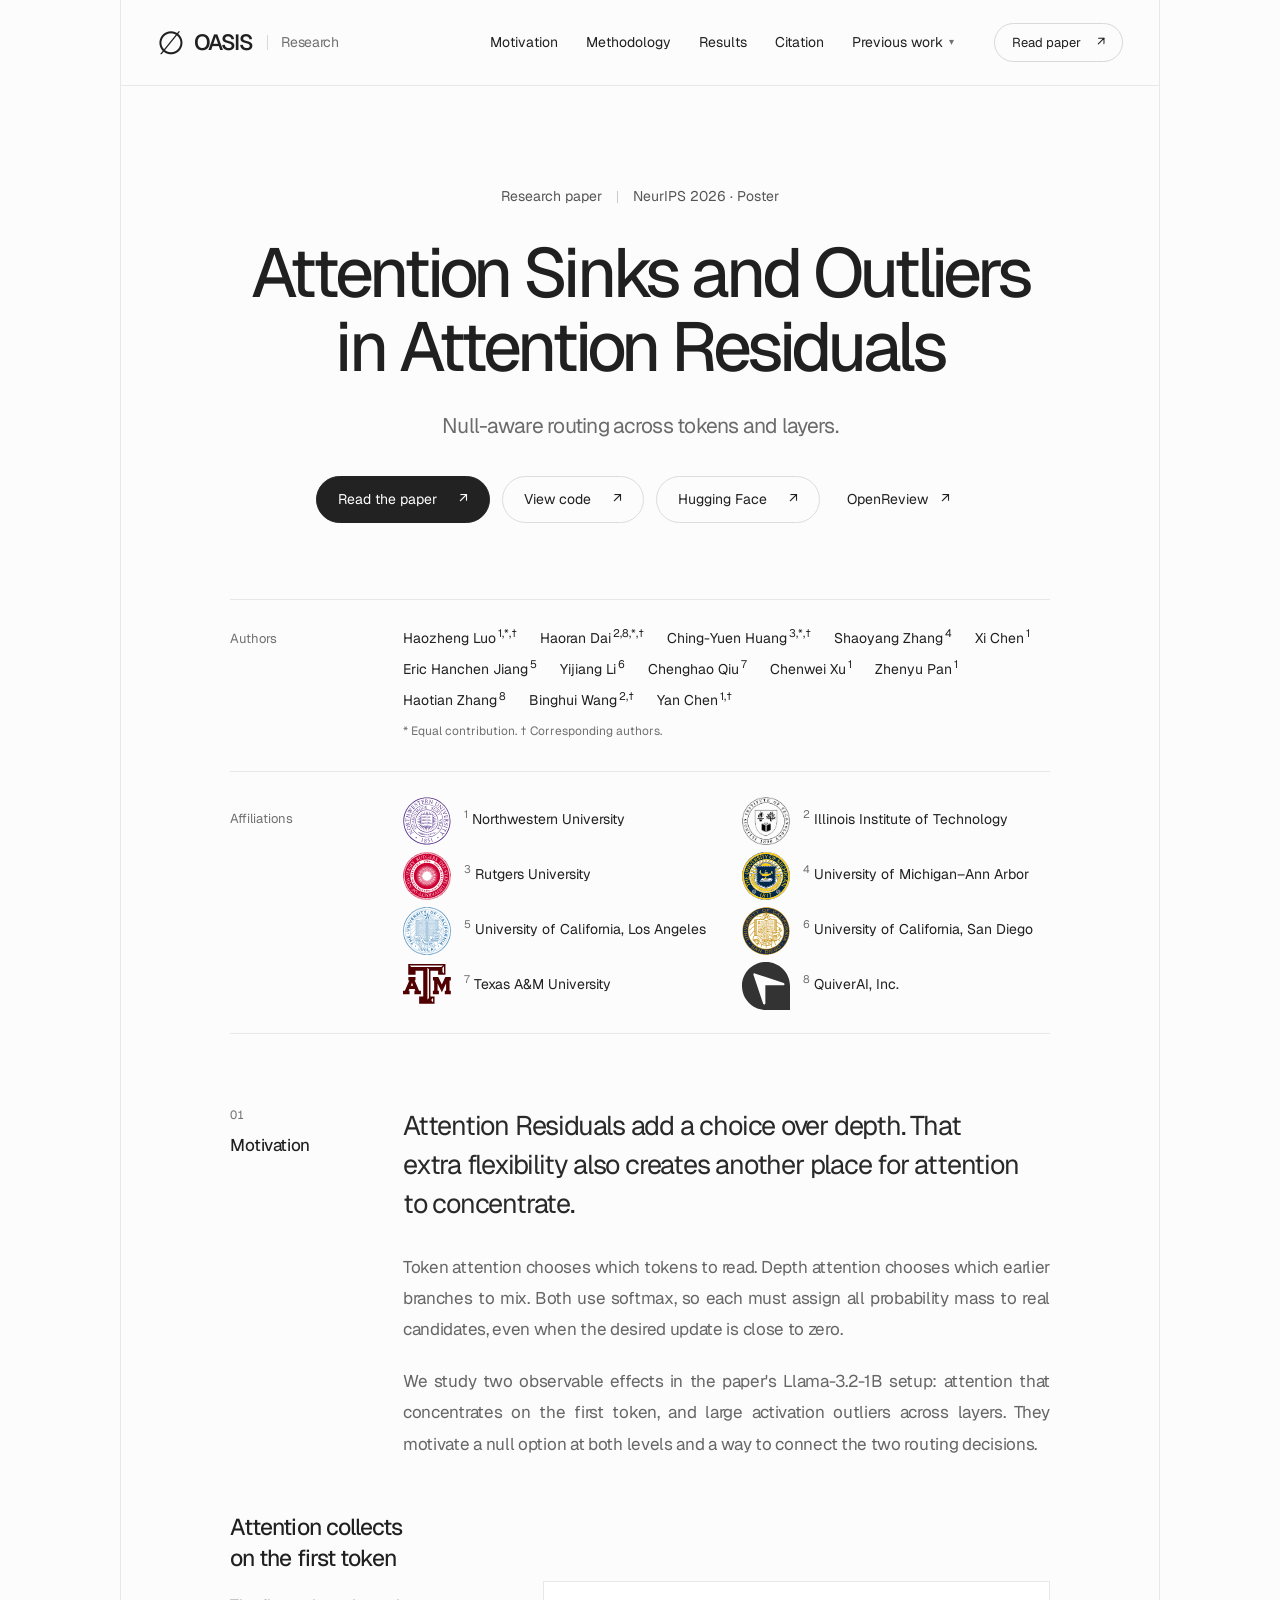
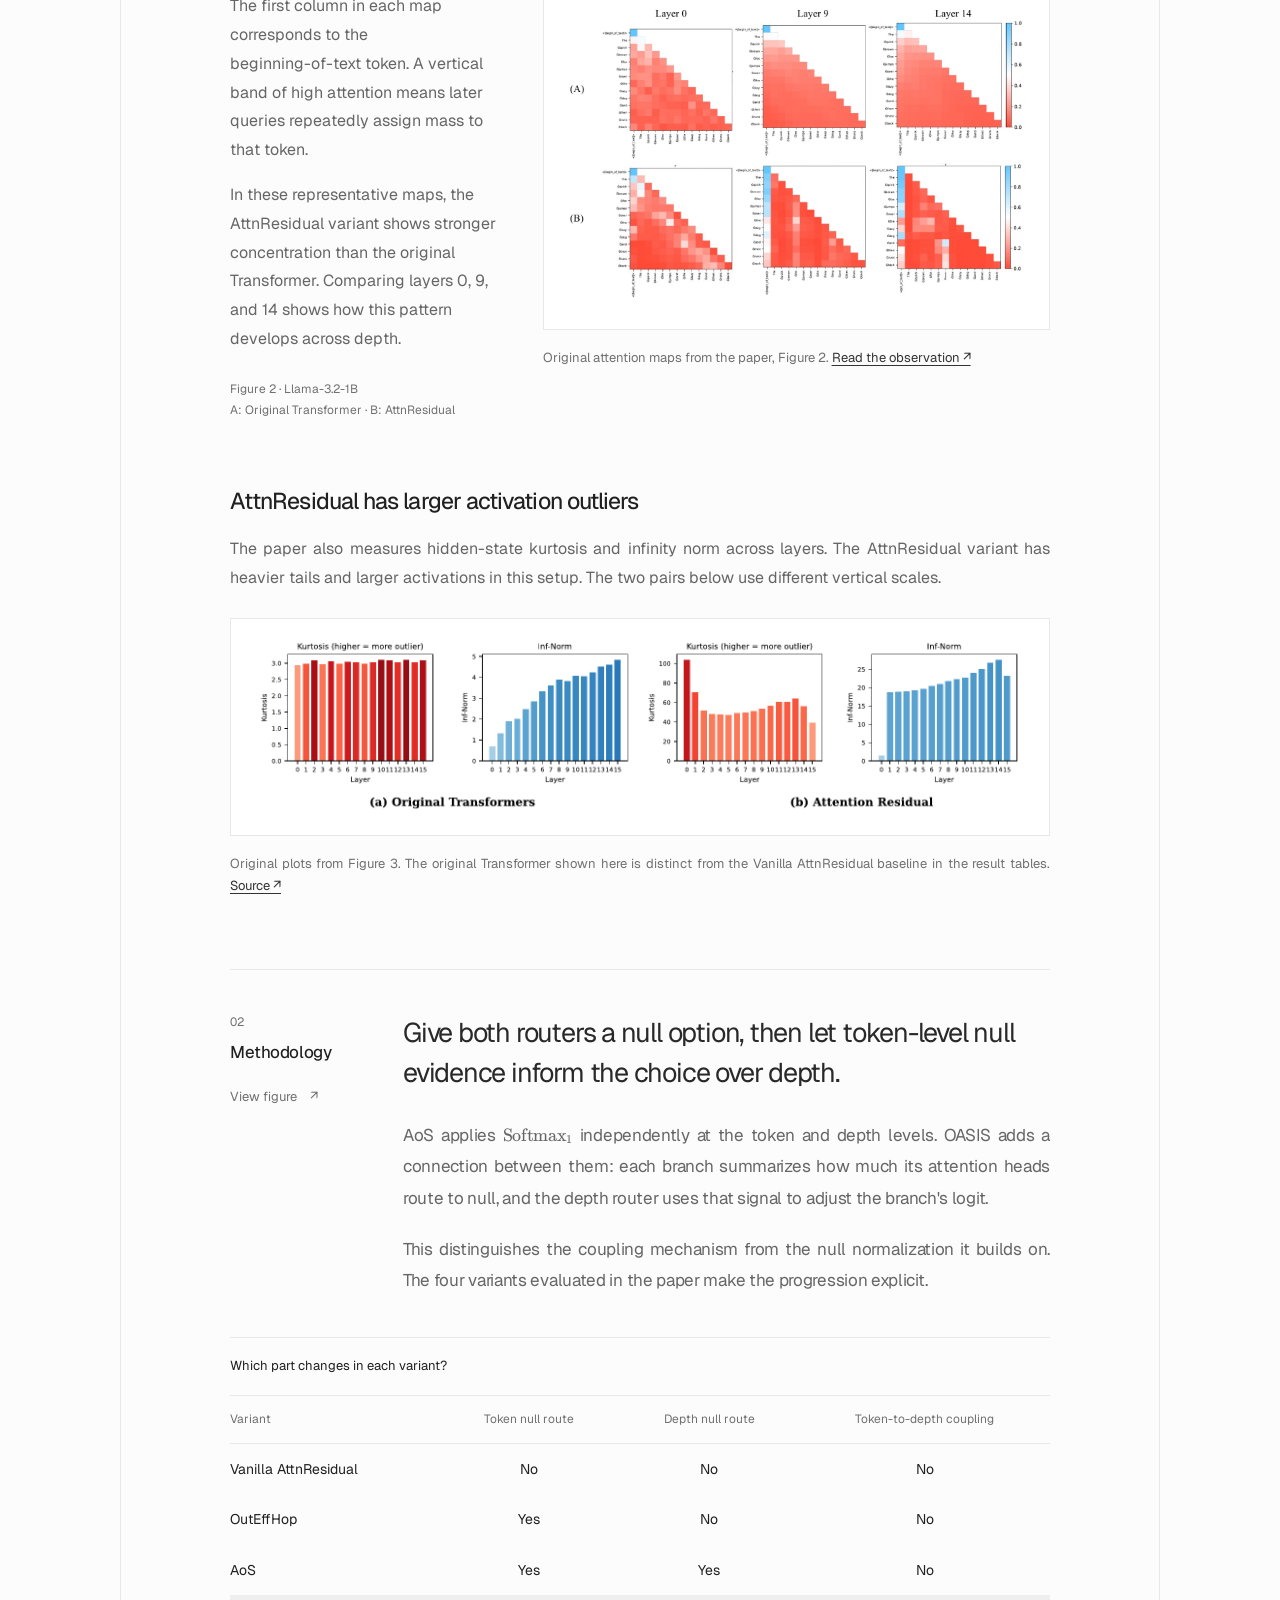
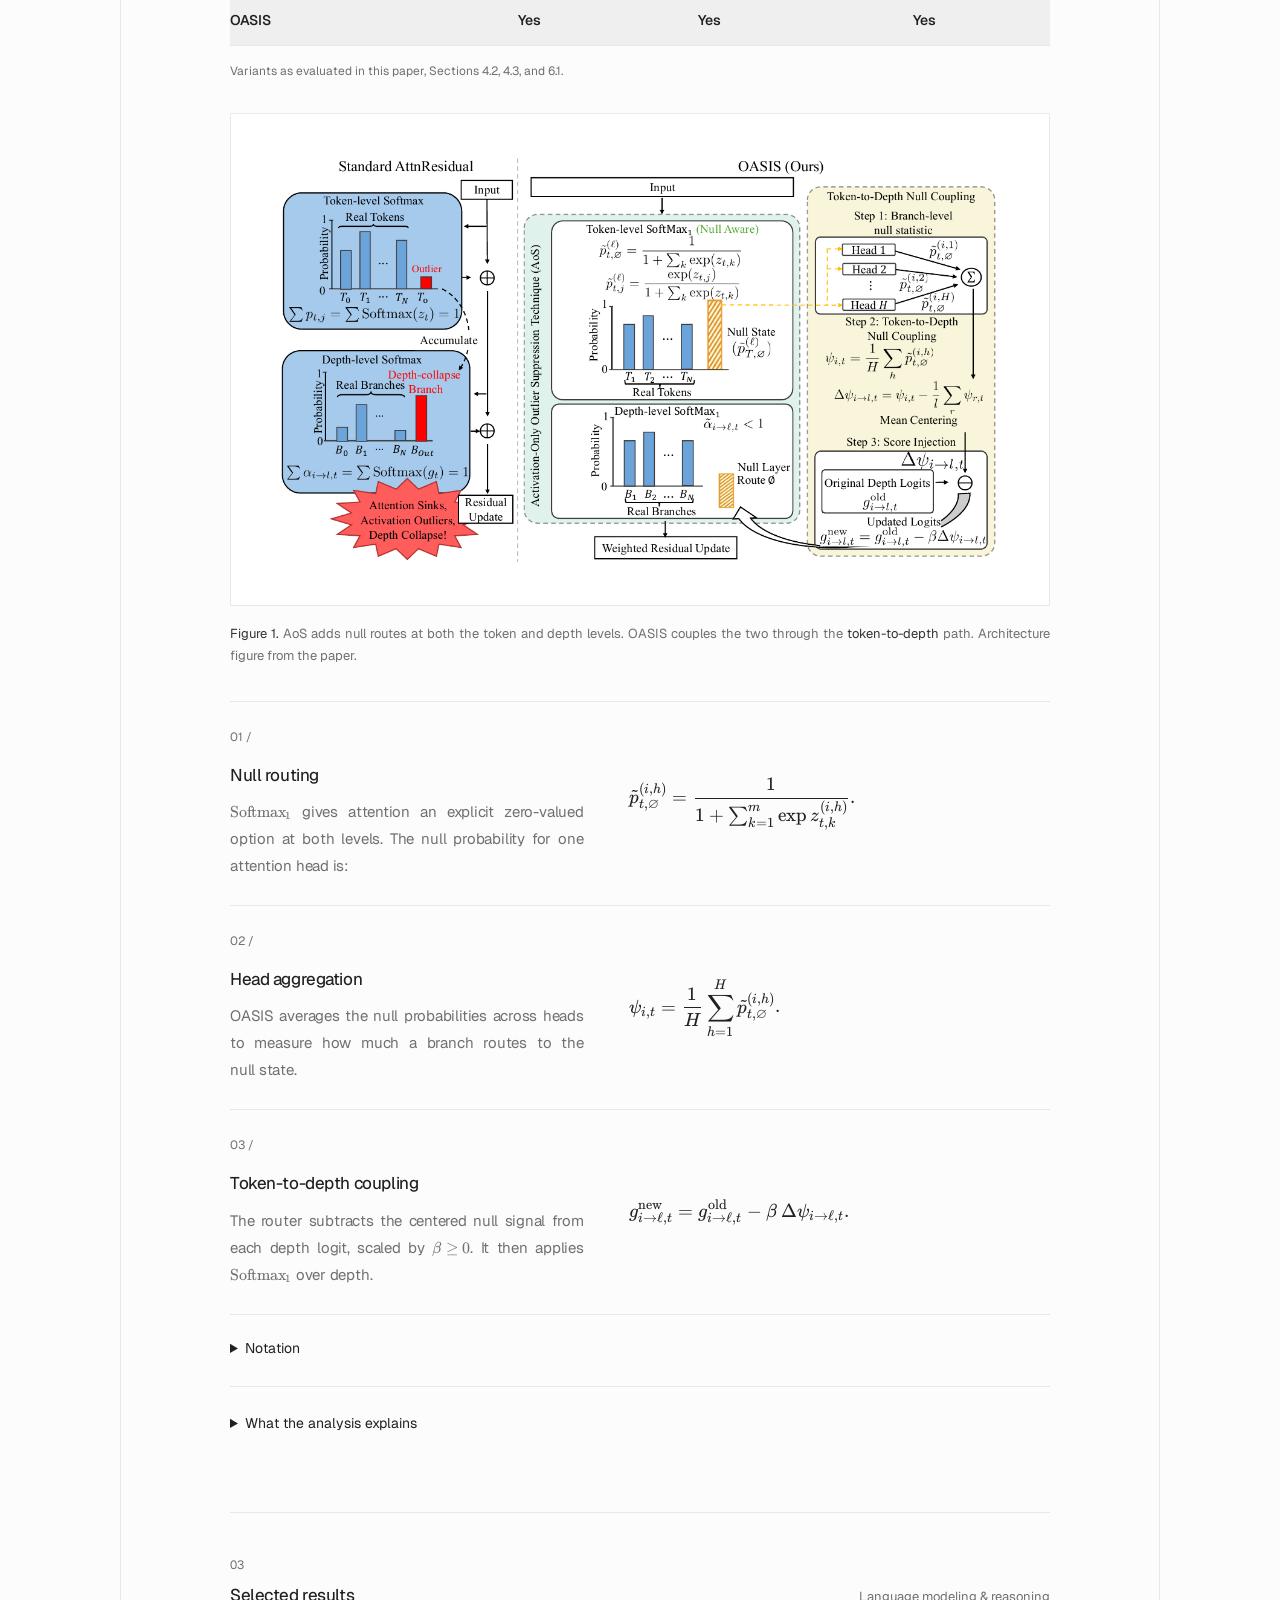
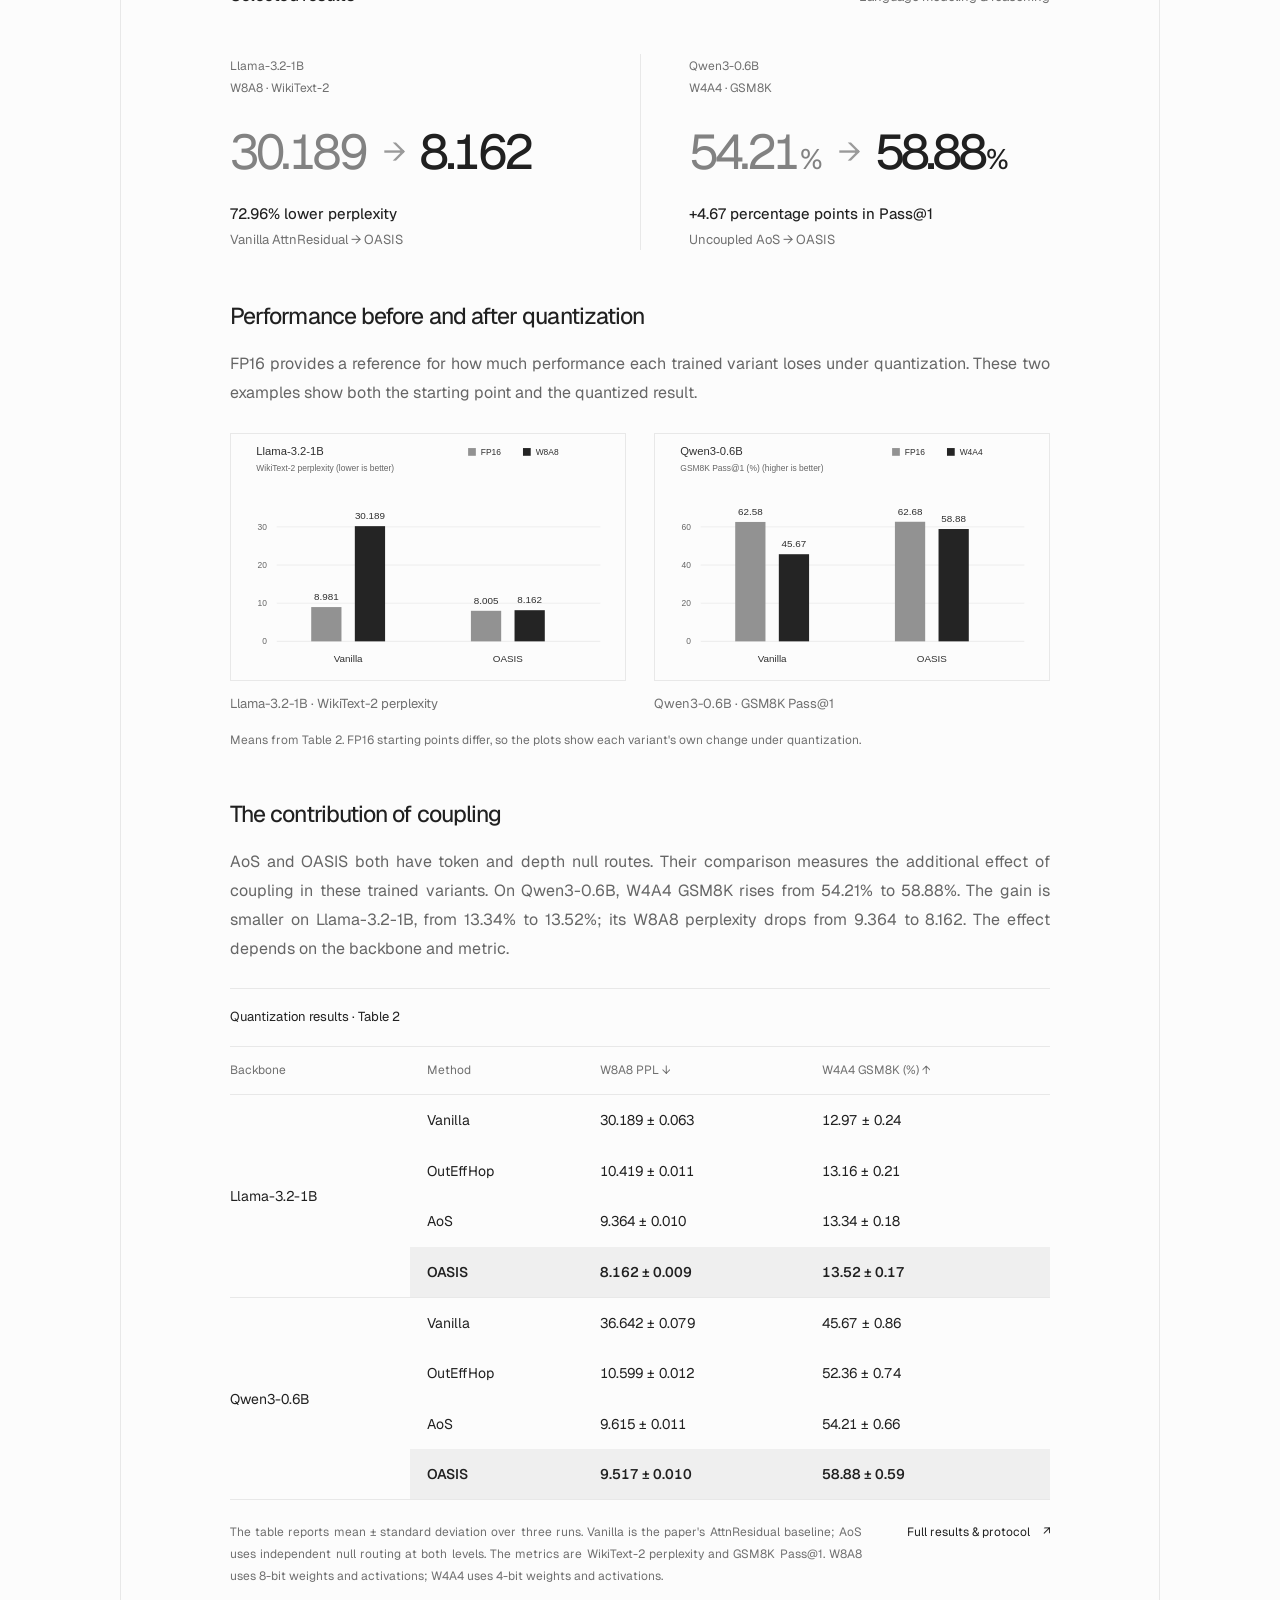
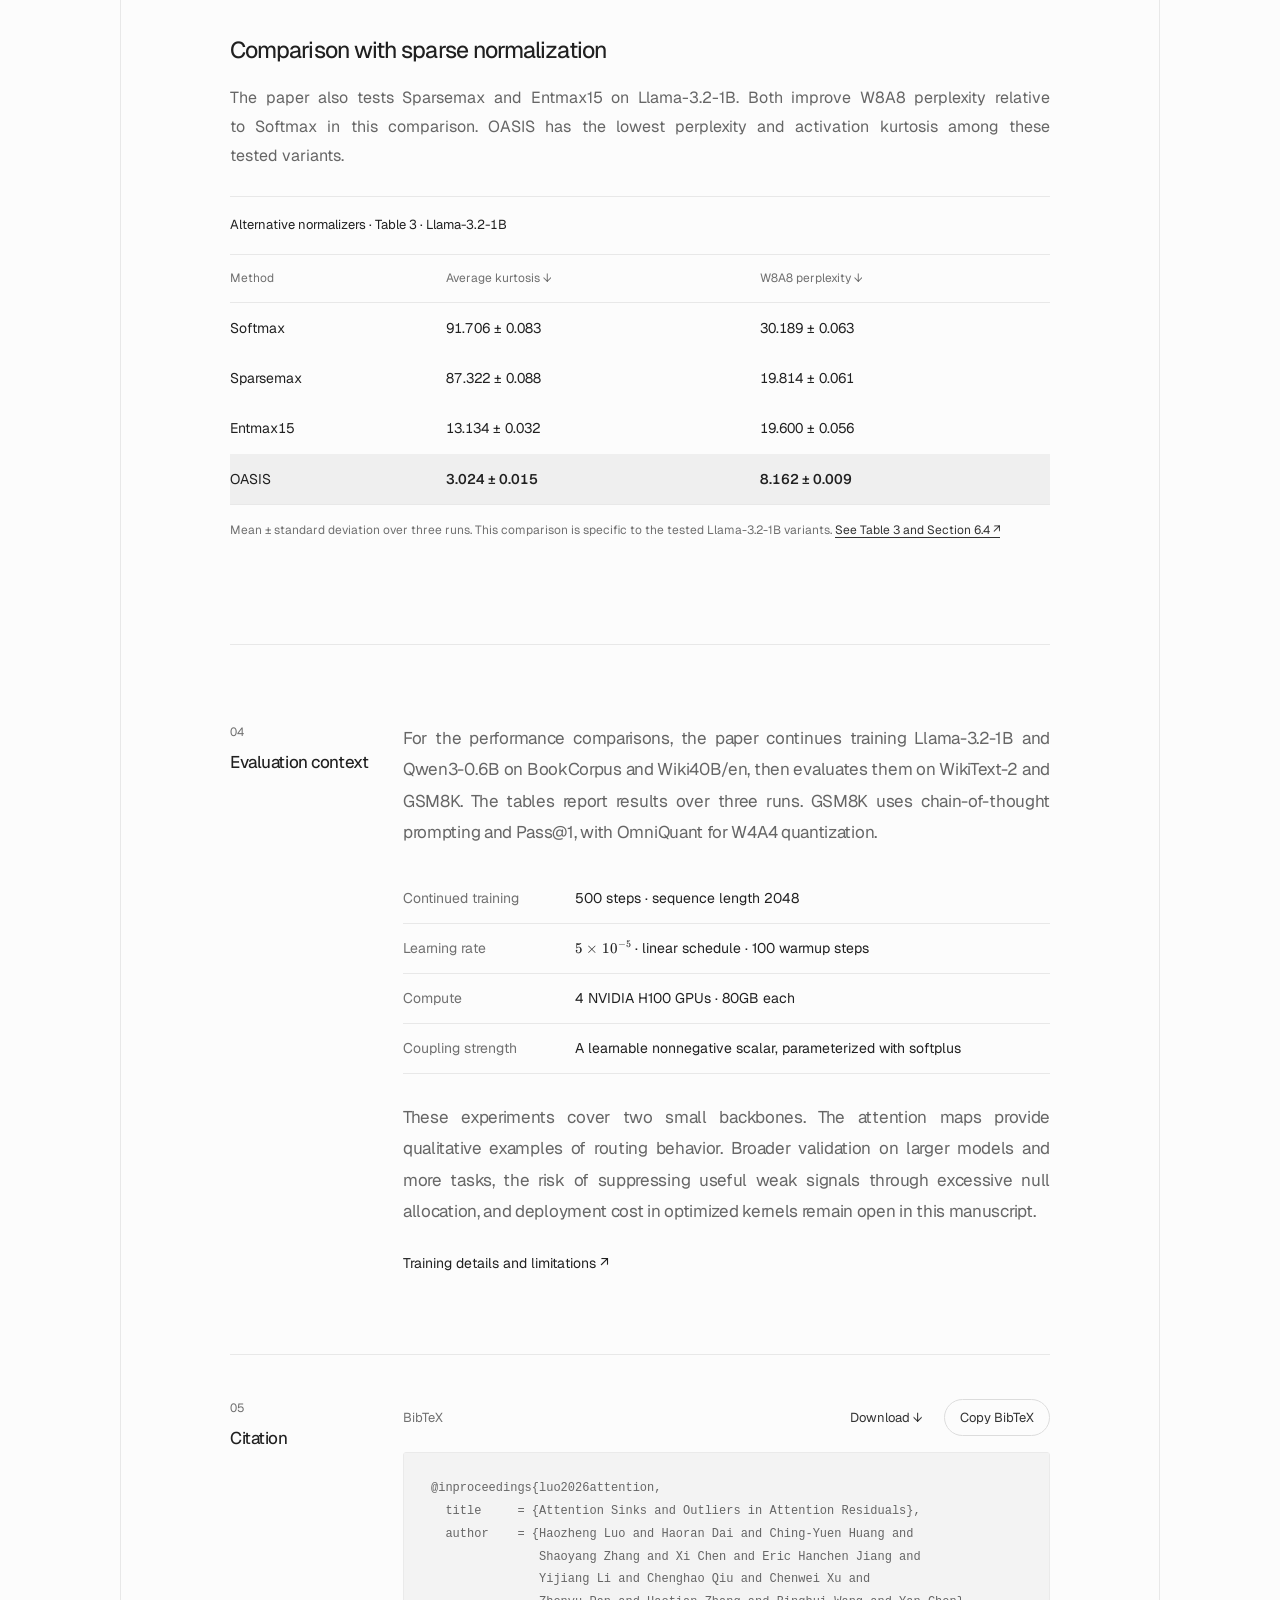
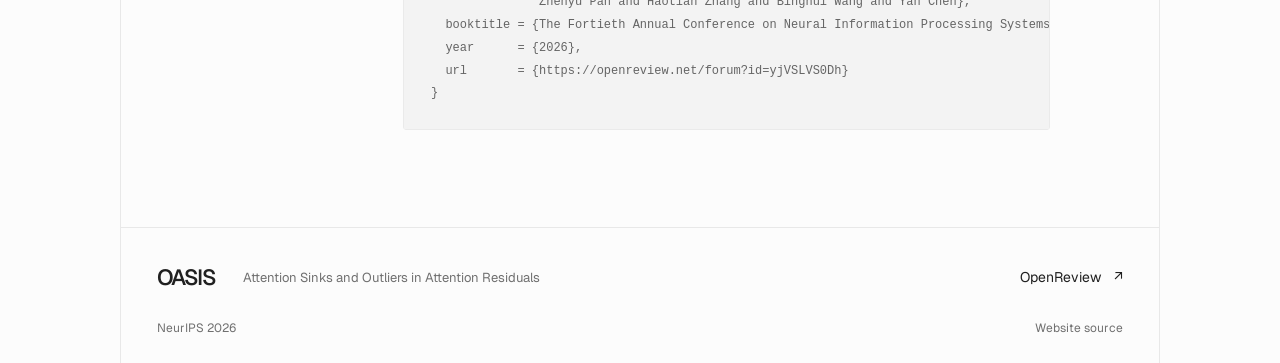
<file: index.html>
<!doctype html>
<html lang="en">
<head>
  <meta charset="utf-8">
  <meta name="viewport" content="width=device-width, initial-scale=1">
  <meta name="theme-color" content="#171717">
  <title>OASIS · Attention Sinks and Outliers in Attention Residuals</title>
  <meta name="description" content="OASIS introduces null-aware token-to-depth routing to mitigate attention sinks and activation outliers in Attention Residuals. NeurIPS 2026.">
  <meta property="og:title" content="OASIS · Attention Sinks and Outliers in Attention Residuals">
  <meta property="og:description" content="Null-aware token-to-depth routing for more robust Attention Residuals. Accepted at NeurIPS 2026.">
  <meta property="og:type" content="website">
  <meta name="citation_title" content="Attention Sinks and Outliers in Attention Residuals">
  <meta name="citation_author" content="Haozheng Luo">
  <meta name="citation_author_institution" content="Northwestern University">
  <meta name="citation_author" content="Haoran Dai">
  <meta name="citation_author_institution" content="Illinois Institute of Technology">
  <meta name="citation_author_institution" content="QuiverAI, Inc.">
  <meta name="citation_author" content="Ching-Yuen Huang">
  <meta name="citation_author_institution" content="Rutgers University">
  <meta name="citation_author" content="Shaoyang Zhang">
  <meta name="citation_author_institution" content="University of Michigan–Ann Arbor">
  <meta name="citation_author" content="Xi Chen">
  <meta name="citation_author_institution" content="Northwestern University">
  <meta name="citation_author" content="Eric Hanchen Jiang">
  <meta name="citation_author_institution" content="University of California, Los Angeles">
  <meta name="citation_author" content="Yijiang Li">
  <meta name="citation_author_institution" content="University of California, San Diego">
  <meta name="citation_author" content="Chenghao Qiu">
  <meta name="citation_author_institution" content="Texas A&M University">
  <meta name="citation_author" content="Chenwei Xu">
  <meta name="citation_author_institution" content="Northwestern University">
  <meta name="citation_author" content="Zhenyu Pan">
  <meta name="citation_author_institution" content="Northwestern University">
  <meta name="citation_author" content="Haotian Zhang">
  <meta name="citation_author_institution" content="QuiverAI, Inc.">
  <meta name="citation_author" content="Binghui Wang">
  <meta name="citation_author_institution" content="Illinois Institute of Technology">
  <meta name="citation_author" content="Yan Chen">
  <meta name="citation_author_institution" content="Northwestern University">
  <meta name="citation_publication_date" content="2026">
  <meta name="citation_conference_title" content="The Fortieth Annual Conference on Neural Information Processing Systems">
  <meta name="citation_pdf_url" content="https://openreview.net/pdf?id=yjVSLVS0Dh">
  <link rel="icon" type="image/svg+xml" href="data:image/svg+xml,%3Csvg xmlns='http://www.w3.org/2000/svg' viewBox='0 0 64 64'%3E%3Crect width='64' height='64' rx='16' fill='%231717'/%3E%3Ccircle cx='32' cy='32' r='18' fill='none' stroke='white' stroke-width='5'/%3E%3Cpath d='M18 49L46 15' stroke='white' stroke-width='5'/%3E%3C/svg%3E">
  <link rel="canonical" href="https://oasis-research.github.io/">
  <meta property="og:url" content="https://oasis-research.github.io/">
  <link rel="preconnect" href="https://fonts.googleapis.com">
  <link rel="preconnect" href="https://fonts.gstatic.com" crossorigin>
  <link href="https://fonts.googleapis.com/css2?family=Geist:wght@400;450;500;550;600&display=swap" rel="stylesheet">
  <link rel="stylesheet" href="assets/vendor/katex/katex.min.css">
  <link rel="stylesheet" href="styles.css?v=17">
  <script src="assets/vendor/katex/katex.min.js" defer></script>
  <script src="assets/vendor/katex/contrib/auto-render.min.js" defer></script>
  <script src="script.js?v=4" defer></script>
</head>
<body>
  <a class="skip-link" href="#main">Skip to content</a>
  <div class="site-frame">
    <header class="site-header">
      <a class="wordmark" href="#" aria-label="OASIS home"><span class="brand-symbol" aria-hidden="true">∅</span>OASIS<span class="wordmark-note">Research</span></a>
      <nav aria-label="Main navigation"><a href="#motivation">Motivation</a><a href="#methodology">Methodology</a><a href="#results">Results</a><a href="#citation">Citation</a>
        <div class="nav-menu">
          <button type="button" class="nav-menu-toggle" aria-expanded="false" aria-controls="previous-work">Previous work <span class="nav-caret" aria-hidden="true">▾</span></button>
          <ul class="nav-menu-list" id="previous-work">
            <li><a href="frost/"><span class="nav-menu-name">FROST</span><span class="nav-menu-title">Filtering Reasoning Outliers with Attention for Efficient Reasoning</span><span class="nav-menu-venue">ICLR 2026</span></a></li>
            <li><a href="boost/"><span class="nav-menu-name">BOOST</span><span class="nav-menu-title">Mind the Inconspicuous: Revealing the Hidden Weakness in Aligned LLMs' Refusal Boundaries</span><span class="nav-menu-venue">USENIX Security 2025</span></a></li>
            <li><a href="germ/"><span class="nav-menu-name">GERM</span><span class="nav-menu-title">Fast and Low-Cost Genomic Foundation Models via Outlier Removal</span><span class="nav-menu-venue">ICML 2025</span></a></li>
            <li><a href="outeffhop/"><span class="nav-menu-name">OutEffHop</span><span class="nav-menu-title">Outlier-Efficient Hopfield Layers for Large Transformer-Based Models</span><span class="nav-menu-venue">ICML 2024</span></a></li>
            <li class="nav-menu-group">Workshops</li>
            <li><a href="https://openreview.net/forum?id=kZBM2UYiQh"><span class="nav-menu-name">SpeechLM</span><span class="nav-menu-title">Fast Adaptation and Robust Quantization of Multi-Modal Foundation Models from Associative Memory</span><span class="nav-menu-venue">ES-FoMo II · ICML 2024</span></a></li>
            <li class="nav-menu-group">Toolkit</li>
            <li><a href="hf-attention-normalizers/"><span class="nav-menu-name">hf-attention-normalizers</span><span class="nav-menu-title">Softmax1, Sparsemax, and Entmax15 attention backends for Hugging Face Transformers</span><span class="nav-menu-venue">Python package</span></a></li>
          </ul>
        </div></nav>
      <a class="header-paper" href="https://openreview.net/pdf?id=yjVSLVS0Dh">Read paper <span aria-hidden="true">↗</span></a>
    </header>
    <main id="main">
      <section class="hero" aria-labelledby="paper-title">
        <div class="paper-meta"><span>Research paper</span><span class="meta-divider" aria-hidden="true"></span><a href="https://openreview.net/forum?id=yjVSLVS0Dh">NeurIPS 2026 · Poster</a></div>
        <h1 id="paper-title">Attention Sinks and Outliers in Attention Residuals</h1>
        <p class="hero-deck"><span class="nw">Null-aware</span> routing across tokens and layers.</p>
        <div class="resource-links">
          <a class="button primary" href="https://openreview.net/pdf?id=yjVSLVS0Dh">Read the paper <span aria-hidden="true">↗</span></a>
          <a class="button secondary" href="https://github.com/robinzixuan/OASIS">View code <span aria-hidden="true">↗</span></a>
          <a class="button secondary" href="https://huggingface.co/collections/robinzixuan/oasis">Hugging Face <span aria-hidden="true">↗</span></a>
          <a class="text-link" href="https://openreview.net/forum?id=yjVSLVS0Dh">OpenReview <span aria-hidden="true">↗</span></a>
        </div>
      </section>
      <section class="author-band" aria-labelledby="author-heading">
        <h2 id="author-heading">Authors</h2>
        <div class="authors"><a href="https://openreview.net/profile?id=~Haozheng_Luo2">Haozheng Luo<sup aria-label="Northwestern University; equal contribution; corresponding author">1,*,†</sup></a><a href="https://openreview.net/profile?id=~Haoran_Dai3">Haoran Dai<sup aria-label="Illinois Institute of Technology; QuiverAI, Inc.; equal contribution; corresponding author">2,8,*,†</sup></a><a href="https://openreview.net/profile?id=~Jingyuan_Huang4"><span class="nw">Ching-Yuen</span> Huang<sup aria-label="Rutgers University; equal contribution; corresponding author">3,*,†</sup></a><a href="https://openreview.net/profile?id=~Shaoyang_Zhang3">Shaoyang Zhang<sup aria-label="University of Michigan–Ann Arbor">4</sup></a><a href="https://openreview.net/profile?id=~Xi_Chen101">Xi Chen<sup aria-label="Northwestern University">1</sup></a><a href="https://openreview.net/profile?id=~Eric_Hanchen_Jiang1">Eric Hanchen Jiang<sup aria-label="University of California, Los Angeles">5</sup></a><a href="https://openreview.net/profile?id=~Yijiang_Li1">Yijiang Li<sup aria-label="University of California, San Diego">6</sup></a><a href="https://openreview.net/profile?id=~Chenghao_Qiu2">Chenghao Qiu<sup aria-label="Texas A&M University">7</sup></a><a href="https://openreview.net/profile?id=~Chenwei_Xu2">Chenwei Xu<sup aria-label="Northwestern University">1</sup></a><a href="https://openreview.net/profile?id=~Zhenyu_Pan1">Zhenyu Pan<sup aria-label="Northwestern University">1</sup></a><a href="https://openreview.net/profile?id=~Haotian_Zhang15">Haotian Zhang<sup aria-label="QuiverAI, Inc.">8</sup></a><a href="https://openreview.net/profile?id=~Binghui_Wang2">Binghui Wang<sup aria-label="Illinois Institute of Technology; corresponding author">2,†</sup></a><a href="https://openreview.net/profile?id=~Yan_Chen1">Yan Chen<sup aria-label="Northwestern University; corresponding author">1,†</sup></a></div>
        <p class="author-note"><span aria-hidden="true">*</span> Equal contribution. <span aria-hidden="true">†</span> Corresponding authors.</p>
      </section>
      <section class="affiliation-band" aria-labelledby="affiliation-heading">
        <h2 id="affiliation-heading">Affiliations</h2>
        <ul class="affiliations"><li><span class="aff-logo"><img src="assets/logos/northwestern.svg" alt="Northwestern University logo" loading="lazy" decoding="async"></span><span class="aff-name"><sup>1</sup>Northwestern University</span></li><li><span class="aff-logo"><img src="assets/logos/illinois-tech.png" alt="Illinois Institute of Technology logo" loading="lazy" decoding="async"></span><span class="aff-name"><sup>2</sup>Illinois Institute of Technology</span></li><li><span class="aff-logo"><img src="assets/logos/rutgers.svg" alt="Rutgers University logo" loading="lazy" decoding="async"></span><span class="aff-name"><sup>3</sup>Rutgers University</span></li><li><span class="aff-logo"><img src="assets/logos/michigan.svg" alt="University of Michigan–Ann Arbor logo" loading="lazy" decoding="async"></span><span class="aff-name"><sup>4</sup>University of Michigan–Ann Arbor</span></li><li><span class="aff-logo"><img src="assets/logos/ucla.svg" alt="University of California, Los Angeles logo" loading="lazy" decoding="async"></span><span class="aff-name"><sup>5</sup>University of California, Los Angeles</span></li><li><span class="aff-logo"><img src="assets/logos/ucsd.svg" alt="University of California, San Diego logo" loading="lazy" decoding="async"></span><span class="aff-name"><sup>6</sup>University of California, San Diego</span></li><li><span class="aff-logo"><img src="assets/logos/texas-am.svg" alt="Texas A&amp;M University logo" loading="lazy" decoding="async"></span><span class="aff-name"><sup>7</sup>Texas A&amp;M University</span></li><li><span class="aff-logo"><img src="assets/logos/quiverai.svg" alt="QuiverAI, Inc. logo" loading="lazy" decoding="async"></span><span class="aff-name"><sup>8</sup>QuiverAI, Inc.</span></li></ul>
      </section>
      <section id="motivation" class="motivation-section" aria-labelledby="motivation-heading">
        <span id="overview" class="anchor-alias" aria-hidden="true"></span>
        <div class="reading-intro">
          <div class="section-label"><span class="section-number">01</span><h2 id="motivation-heading">Motivation</h2></div>
          <div class="prose">
            <p class="lead">Attention Residuals add a choice over depth. That extra flexibility also creates another place for attention to concentrate.</p>
            <p>Token attention chooses which tokens to read. Depth attention chooses which earlier branches to mix. Both use softmax, so each must assign all probability mass to real candidates, even when the desired update is close to zero.</p>
            <p>We study two observable effects in the paper's <span class="nw">Llama-3.2-1B</span> setup: attention that concentrates on the first token, and large activation outliers across layers. They motivate a null option at both levels and a way to connect the two routing decisions.</p>
          </div>
        </div>
        <div class="observation-layout">
          <div class="observation-copy"><h3>Attention collects on the first token</h3><p>The first column in each map corresponds to the <span class="nw">beginning-of-text</span> token. A vertical band of high attention means later queries repeatedly assign mass to that token.</p><p>In these representative maps, the AttnResidual variant shows stronger concentration than the original Transformer. Comparing layers 0, 9, and 14 shows how this pattern develops across depth.</p><p class="evidence-label">Figure 2 · <span class="nw">Llama-3.2-1B</span><br>A: Original Transformer · B: AttnResidual</p></div>
          <figure class="paper-figure"><a class="figure-image compact-figure" href="assets/observation-sinks.png" aria-label="Open the attention sink comparison at full size"><img src="assets/observation-sinks.png" width="1292" height="852" alt="Figure 2: attention maps at layers 0, 9, and 14. Row A shows the original Transformer and row B shows AttnResidual. Blue indicates larger attention values; the leading-token column is more prominent in the AttnResidual examples." loading="lazy"></a><figcaption>Original attention maps from the paper, Figure 2. <a href="https://openreview.net/pdf?id=yjVSLVS0Dh#page=3">Read the observation ↗</a></figcaption></figure>
        </div>
        <div class="subsection-heading"><h3>AttnResidual has larger activation outliers</h3><p>The paper also measures <span class="nw">hidden-state</span> kurtosis and infinity norm across layers. The AttnResidual variant has heavier tails and larger activations in this setup. The two pairs below use different vertical scales.</p></div>
        <figure class="paper-figure"><a class="figure-image compact-figure" href="assets/observation-outliers.png" aria-label="Open the layer-wise activation plots at full size"><img src="assets/observation-outliers.png" width="1604" height="364" alt="Figure 3: layer-wise kurtosis and infinity norm. The original Transformer plots are on the left and Attention Residual plots are on the right. Their vertical scales differ, with much larger values for the Attention Residual variant." loading="lazy"></a><figcaption>Original plots from Figure 3. The original Transformer shown here is distinct from the Vanilla AttnResidual baseline in the result tables. <a href="https://openreview.net/pdf?id=yjVSLVS0Dh#page=4">Source ↗</a></figcaption></figure>
      </section>
      <section id="methodology" class="method-section" aria-labelledby="method-heading">
        <span id="method" class="anchor-alias" aria-hidden="true"></span>
        <div class="reading-intro method-intro-grid"><div class="section-label"><span class="section-number">02</span><h2 id="method-heading">Methodology</h2><a class="text-link section-link" href="assets/method.png">View figure <span aria-hidden="true">↗</span></a></div>
        <div class="method-intro prose"><p class="lead">Give both routers a null option, then let <span class="nw">token-level</span> null evidence inform the choice over depth.</p><p>AoS applies \(\operatorname{Softmax}_1\) independently at the token and depth levels. OASIS adds a connection between them: each branch summarizes how much its attention heads route to null, and the depth router uses that signal to adjust the branch's logit.</p><p>This distinguishes the coupling mechanism from the null normalization it builds on. The four variants evaluated in the paper make the progression explicit.</p></div></div>
        <div class="table-wrap component-table" tabindex="0" role="region" aria-label="Components of the four evaluated methods">
          <table><caption>Which part changes in each variant?</caption><thead><tr><th scope="col">Variant</th><th scope="col">Token null route</th><th scope="col">Depth null route</th><th scope="col"><span class="nw">Token-to-depth</span> coupling</th></tr></thead><tbody>
            <tr><th scope="row">Vanilla AttnResidual</th><td>No</td><td>No</td><td>No</td></tr>
            <tr><th scope="row">OutEffHop</th><td>Yes</td><td>No</td><td>No</td></tr>
            <tr><th scope="row">AoS</th><td>Yes</td><td>Yes</td><td>No</td></tr>
            <tr class="ours"><th scope="row">OASIS</th><td>Yes</td><td>Yes</td><td>Yes</td></tr>
          </tbody></table>
        </div>
        <p class="section-source">Variants as evaluated in this paper, Sections 4.2, 4.3, and 6.1.</p>
        <figure class="paper-figure">
          <a class="figure-image" href="assets/method.png" aria-label="Open the full-size OASIS architecture figure"><img src="assets/method.png" width="1215" height="693" alt="Standard Attention Residuals compared with OASIS. OASIS introduces token- and depth-level Softmax1 null routes, then aggregates head-level null probabilities and adjusts depth-routing logits." loading="lazy"></a>
          <figcaption><span>Figure 1.</span> AoS adds null routes at both the token and depth levels. OASIS couples the two through the <span class="nw">token-to-depth</span> path. Architecture figure from the paper.</figcaption>
        </figure>
        <ol class="method-steps">
          <li>
            <div class="step-copy"><span class="step-index">01 /</span><h3>Null routing</h3><p>\(\operatorname{Softmax}_1\) gives attention an explicit <span class="nw">zero-valued</span> option at both levels. The null probability for one attention head is:</p></div>
            <div class="equation" tabindex="0" role="region" aria-label="Token-level null probability">
              \[
                \tilde p_{t,\varnothing}^{(i,h)}
                = \frac{1}{1+\sum_{k=1}^{m}\exp z_{t,k}^{(i,h)}}.
              \]
            </div>
          </li>
          <li>
            <div class="step-copy"><span class="step-index">02 /</span><h3>Head aggregation</h3><p>OASIS averages the null probabilities across heads to measure how much a branch routes to the null state.</p></div>
            <div class="equation" tabindex="0" role="region" aria-label="Mean null probability across attention heads">
              \[
                \psi_{i,t}
                = \frac{1}{H}\sum_{h=1}^{H}\tilde p_{t,\varnothing}^{(i,h)}.
              \]
            </div>
          </li>
          <li>
            <div class="step-copy"><span class="step-index">03 /</span><h3><span class="nw">Token-to-depth</span> coupling</h3><p>The router subtracts the centered null signal from each depth logit, scaled by \(\beta\geq 0\). It then applies \(\operatorname{Softmax}_1\) over depth.</p></div>
            <div class="equation" tabindex="0" role="region" aria-label="Depth-routing logit adjustment">
              \[
                g^{\mathrm{new}}_{i\to\ell,t}
                = g^{\mathrm{old}}_{i\to\ell,t}
                  -\beta\,\Delta\psi_{i\to\ell,t}.
              \]
            </div>
          </li>
        </ol>
        <details class="math-notation">
          <summary>Notation</summary>
          <p>For query token \(t\), \(m\) is the number of key tokens allowed by the attention mask. The source branch is \(i\), the attention head is \(h\), and \(H\) is the number of heads. The <span class="nw">token-attention</span> logits are \(z_{t,k}^{(i,h)}\).</p>
          <p>For target layer \(\ell\), \(g_{i\to\ell,t}\) is a <span class="nw">depth-routing</span> logit. The centered statistic \(\Delta\psi_{i\to\ell,t}\) is the difference between a branch's mean null probability and the <span class="nw">candidate-branch</span> mean. With \(\beta=0\), the coupling makes no adjustment. <a href="https://openreview.net/pdf?id=yjVSLVS0Dh#page=5">See Section 4.3 of the paper.</a></p>
        </details>
        <details class="research-details">
          <summary>What the analysis explains</summary>
          <div class="prose"><p>The paper studies <span class="nw">near-no-op</span> updates under assumptions on token values and separation between depth branches. It describes conditions under which depth routing concentrates on a branch and shows how an explicit null channel makes small updates feasible without allocating all probability mass to real tokens or branches.</p><p>These results describe feasibility and conditional routing behavior. The experiments evaluate the behavior of the trained variants. <a href="https://openreview.net/pdf?id=yjVSLVS0Dh#page=6">Read Section 5 and its assumptions.</a></p></div>
        </details>
      </section>
      <section id="results" class="results-section" aria-labelledby="results-heading">
        <div class="wide-section-heading"><div class="section-label"><span class="section-number">03</span><h2 id="results-heading">Selected results</h2></div><span class="section-aside">Language modeling &amp; reasoning</span></div>
        <div class="result-highlights">
          <article>
            <p class="metric-label"><span class="nw">Llama-3.2-1B</span> <span>W8A8 · <span class="nw">WikiText-2</span></span></p>
            <div class="metric-values"><span class="metric-before">30.189</span><span class="metric-arrow" aria-hidden="true">→</span><strong>8.162</strong></div>
            <div class="metric-context"><h3>72.96% lower perplexity</h3><p>Vanilla AttnResidual → OASIS</p></div>
          </article>
          <article>
            <p class="metric-label"><span class="nw">Qwen3-0.6B</span> <span>W4A4 · GSM8K</span></p>
            <div class="metric-values"><span class="metric-before">54.21<span class="unit">%</span></span><span class="metric-arrow" aria-hidden="true">→</span><strong>58.88<span class="unit">%</span></strong></div>
            <div class="metric-context"><h3>+4.67 percentage points in Pass@1</h3><p>Uncoupled AoS → OASIS</p></div>
          </article>
        </div>
        <div class="subsection-heading"><h3>Performance before and after quantization</h3><p>FP16 provides a reference for how much performance each trained variant loses under quantization. These two examples show both the starting point and the quantized result.</p></div>
        <div class="quantization-figures">
          <figure><picture><source media="(max-width: 760px)" srcset="assets/quantization-llama-mobile.svg"><img src="assets/quantization-llama.svg" width="560" height="350" loading="lazy" alt="Llama-3.2-1B WikiText-2 perplexity. Vanilla: FP16 8.981, W8A8 30.189. OASIS: FP16 8.005, W8A8 8.162. Lower is better."></picture><figcaption><span class="nw">Llama-3.2-1B</span> · <span class="nw">WikiText-2</span> perplexity</figcaption></figure>
          <figure><picture><source media="(max-width: 760px)" srcset="assets/quantization-qwen-mobile.svg"><img src="assets/quantization-qwen.svg" width="560" height="350" loading="lazy" alt="Qwen3-0.6B GSM8K Pass@1. Vanilla: FP16 62.58 percent, W4A4 45.67 percent. OASIS: FP16 62.68 percent, W4A4 58.88 percent. Higher is better."></picture><figcaption><span class="nw">Qwen3-0.6B</span> · GSM8K Pass@1</figcaption></figure>
        </div>
        <p class="section-source">Means from Table 2. FP16 starting points differ, so the plots show each variant's own change under quantization.</p>
        <div class="subsection-heading"><h3>The contribution of coupling</h3><p>AoS and OASIS both have token and depth null routes. Their comparison measures the additional effect of coupling in these trained variants. On <span class="nw">Qwen3-0.6B</span>, W4A4 GSM8K rises from 54.21% to 58.88%. The gain is smaller on <span class="nw">Llama-3.2-1B</span>, from 13.34% to 13.52%; its W8A8 perplexity drops from 9.364 to 8.162. The effect depends on the backbone and metric.</p></div>
        <div class="table-wrap" tabindex="0" role="region" aria-label="Quantization results table, scroll horizontally on small screens"><table><caption>Quantization results · Table 2</caption><thead><tr><th scope="col">Backbone</th><th scope="col">Method</th><th scope="col">W8A8 PPL <span aria-label="lower is better">↓</span></th><th scope="col">W4A4 GSM8K (%) <span aria-label="higher is better">↑</span></th></tr></thead><tbody>
            <tr><th scope="rowgroup" rowspan="4"><span class="nw">Llama-3.2-1B</span></th><td>Vanilla</td><td>30.189 ± 0.063</td><td>12.97 ± 0.24</td></tr>
            <tr><td>OutEffHop</td><td>10.419 ± 0.011</td><td>13.16 ± 0.21</td></tr>
            <tr><td>AoS</td><td>9.364 ± 0.010</td><td>13.34 ± 0.18</td></tr>
            <tr class="ours"><td>OASIS</td><td>8.162 ± 0.009</td><td>13.52 ± 0.17</td></tr>
            <tr class="model-divider"><th scope="rowgroup" rowspan="4"><span class="nw">Qwen3-0.6B</span></th><td>Vanilla</td><td>36.642 ± 0.079</td><td>45.67 ± 0.86</td></tr>
            <tr><td>OutEffHop</td><td>10.599 ± 0.012</td><td>52.36 ± 0.74</td></tr>
            <tr><td>AoS</td><td>9.615 ± 0.011</td><td>54.21 ± 0.66</td></tr>
            <tr class="ours"><td>OASIS</td><td>9.517 ± 0.010</td><td>58.88 ± 0.59</td></tr>
          </tbody></table></div>
        <div class="result-notes"><p>The table reports mean ± standard deviation over three runs. Vanilla is the paper's AttnResidual baseline; AoS uses independent null routing at both levels. The metrics are <span class="nw">WikiText-2</span> perplexity and GSM8K Pass@1. W8A8 uses 8-bit weights and activations; W4A4 uses 4-bit weights and activations.</p><a class="text-link" href="https://openreview.net/pdf?id=yjVSLVS0Dh#page=8">Full results &amp; protocol <span aria-hidden="true">↗</span></a></div>
        <div class="subsection-heading"><h3>Comparison with sparse normalization</h3><p>The paper also tests Sparsemax and Entmax15 on <span class="nw">Llama-3.2-1B</span>. Both improve W8A8 perplexity relative to Softmax in this comparison. OASIS has the lowest perplexity and activation kurtosis among these tested variants.</p></div>
        <div class="table-wrap" tabindex="0" role="region" aria-label="Sparse normalization comparison on Llama-3.2-1B"><table><caption>Alternative normalizers · Table 3 · <span class="nw">Llama-3.2-1B</span></caption><thead><tr><th scope="col">Method</th><th scope="col">Average kurtosis ↓</th><th scope="col">W8A8 perplexity ↓</th></tr></thead><tbody>
          <tr><th scope="row">Softmax</th><td>91.706 ± 0.083</td><td>30.189 ± 0.063</td></tr>
          <tr><th scope="row">Sparsemax</th><td>87.322 ± 0.088</td><td>19.814 ± 0.061</td></tr>
          <tr><th scope="row">Entmax15</th><td>13.134 ± 0.032</td><td>19.600 ± 0.056</td></tr>
          <tr class="ours"><th scope="row">OASIS</th><td>3.024 ± 0.015</td><td>8.162 ± 0.009</td></tr>
        </tbody></table></div>
        <p class="section-source">Mean ± standard deviation over three runs. This comparison is specific to the tested <span class="nw">Llama-3.2-1B</span> variants. <a href="https://openreview.net/pdf?id=yjVSLVS0Dh#page=9">See Table 3 and Section 6.4 ↗</a></p>
      </section>
      <section id="evaluation" class="reading-section evaluation-section" aria-labelledby="evaluation-heading">
        <div class="section-label"><span class="section-number">04</span><h2 id="evaluation-heading">Evaluation context</h2></div>
        <div class="prose"><p>For the performance comparisons, the paper continues training <span class="nw">Llama-3.2-1B</span> and <span class="nw">Qwen3-0.6B</span> on BookCorpus and Wiki40B/en, then evaluates them on <span class="nw">WikiText-2</span> and GSM8K. The tables report results over three runs. GSM8K uses <span class="nw">chain-of-thought</span> prompting and Pass@1, with OmniQuant for W4A4 quantization.</p>
          <dl class="protocol"><div><dt>Continued training</dt><dd>500 steps · sequence length 2048</dd></div><div><dt>Learning rate</dt><dd>\(5\times10^{-5}\) · linear schedule · 100 warmup steps</dd></div><div><dt>Compute</dt><dd>4 NVIDIA H100 GPUs · 80GB each</dd></div><div><dt>Coupling strength</dt><dd>A learnable nonnegative scalar, parameterized with softplus</dd></div></dl>
          <p>These experiments cover two small backbones. The attention maps provide qualitative examples of routing behavior. Broader validation on larger models and more tasks, the risk of suppressing useful weak signals through excessive null allocation, and deployment cost in optimized kernels remain open in this manuscript.</p><a class="text-link" href="https://openreview.net/pdf?id=yjVSLVS0Dh#page=20">Training details and limitations ↗</a>
        </div>
      </section>
      <section id="citation" class="reading-section citation" aria-labelledby="citation-heading">
        <div class="section-label"><span class="section-number">05</span><h2 id="citation-heading">Citation</h2></div>
        <div class="citation-content"><div class="citation-top"><span>BibTeX</span><div class="citation-actions"><a href="citation.bib" download>Download <span aria-hidden="true">↓</span></a><button type="button" id="copy-citation">Copy BibTeX</button></div></div><pre><code id="bibtex">@inproceedings{luo2026attention,
  title     = {Attention Sinks and Outliers in Attention Residuals},
  author    = {Haozheng Luo and Haoran Dai and Ching-Yuen Huang and
               Shaoyang Zhang and Xi Chen and Eric Hanchen Jiang and
               Yijiang Li and Chenghao Qiu and Chenwei Xu and
               Zhenyu Pan and Haotian Zhang and Binghui Wang and Yan Chen},
  booktitle = {The Fortieth Annual Conference on Neural Information Processing Systems},
  year      = {2026},
  url       = {https://openreview.net/forum?id=yjVSLVS0Dh}
}</code></pre><p class="copy-status" id="copy-status" role="status" aria-live="polite"></p></div>
      </section>
    </main>
    <footer><div class="footer-top"><a class="wordmark" href="#">OASIS</a><p>Attention Sinks and Outliers in Attention Residuals</p><a class="text-link" href="https://openreview.net/forum?id=yjVSLVS0Dh">OpenReview <span aria-hidden="true">↗</span></a></div><div class="footer-bottom"><span>NeurIPS 2026</span><a href="https://github.com/oasis-research/oasis-research.github.io">Website source</a></div></footer>
  </div>
</body>
</html>
</file>
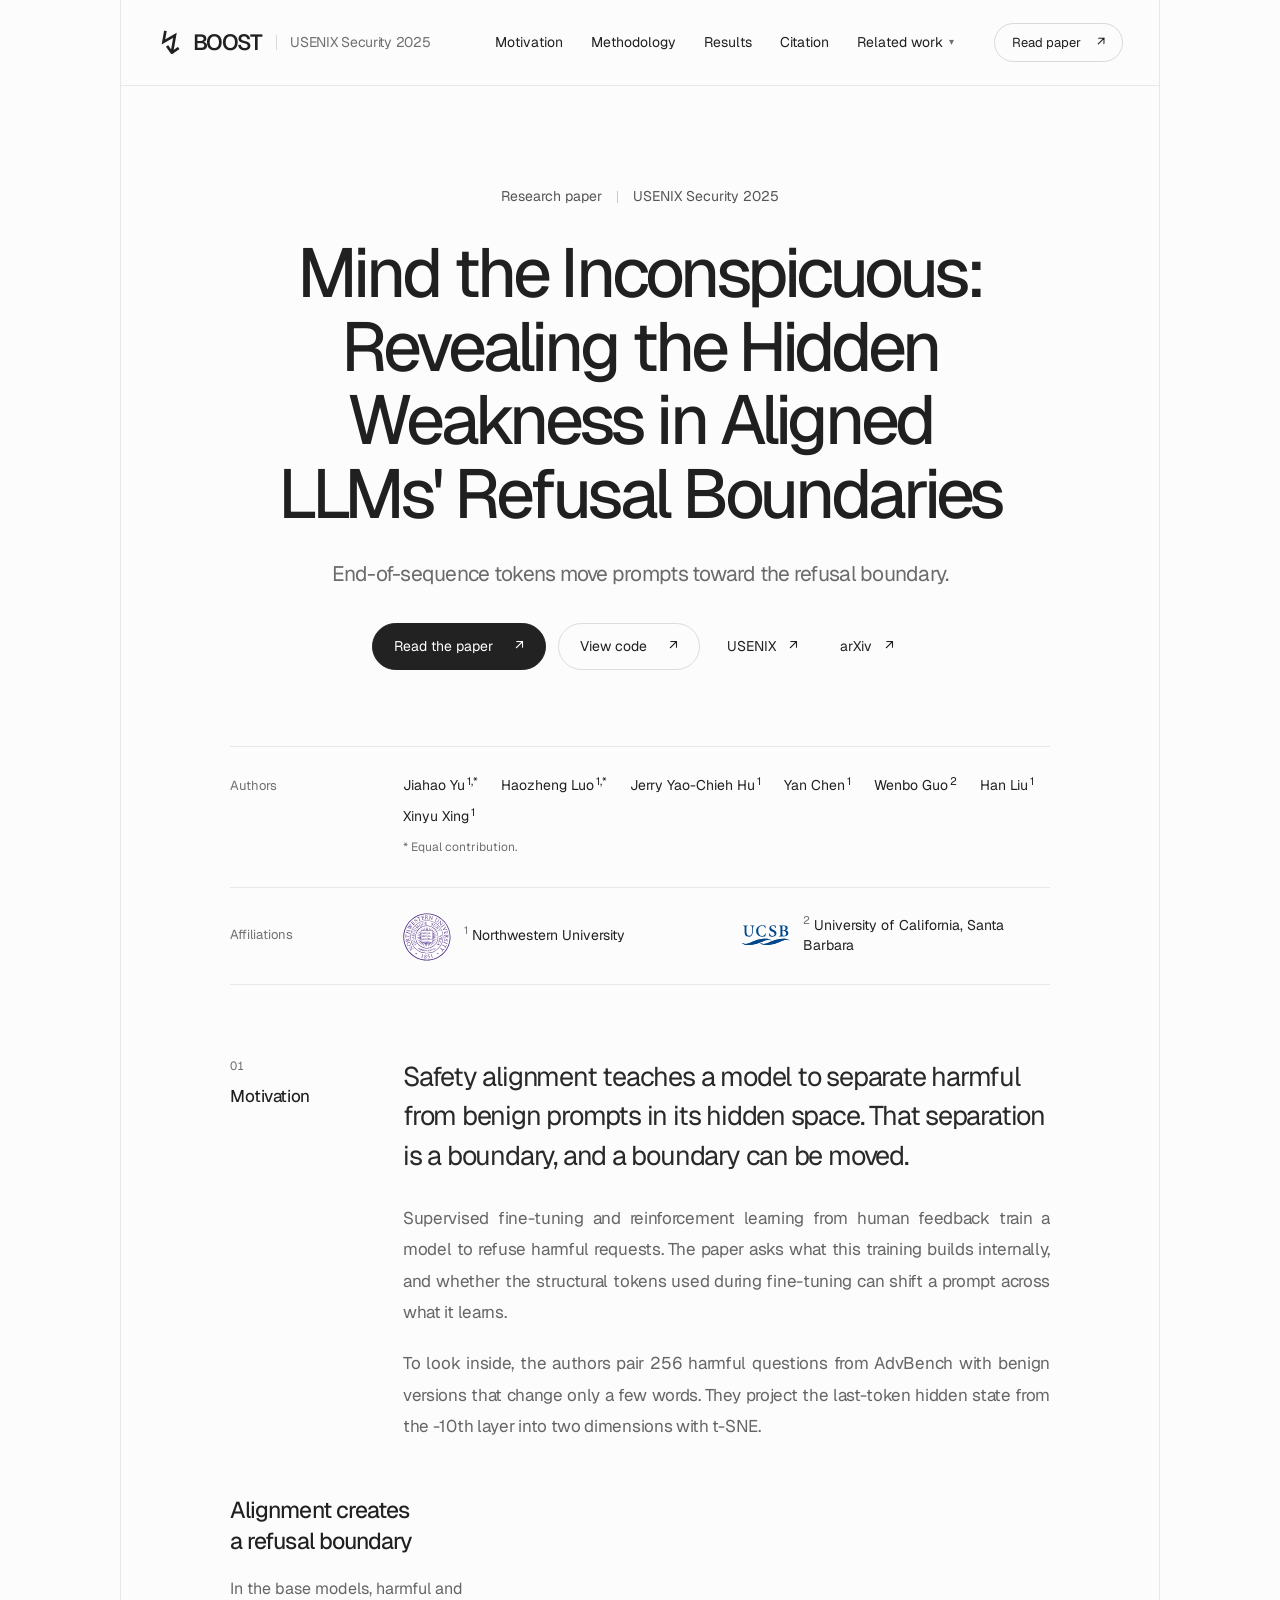
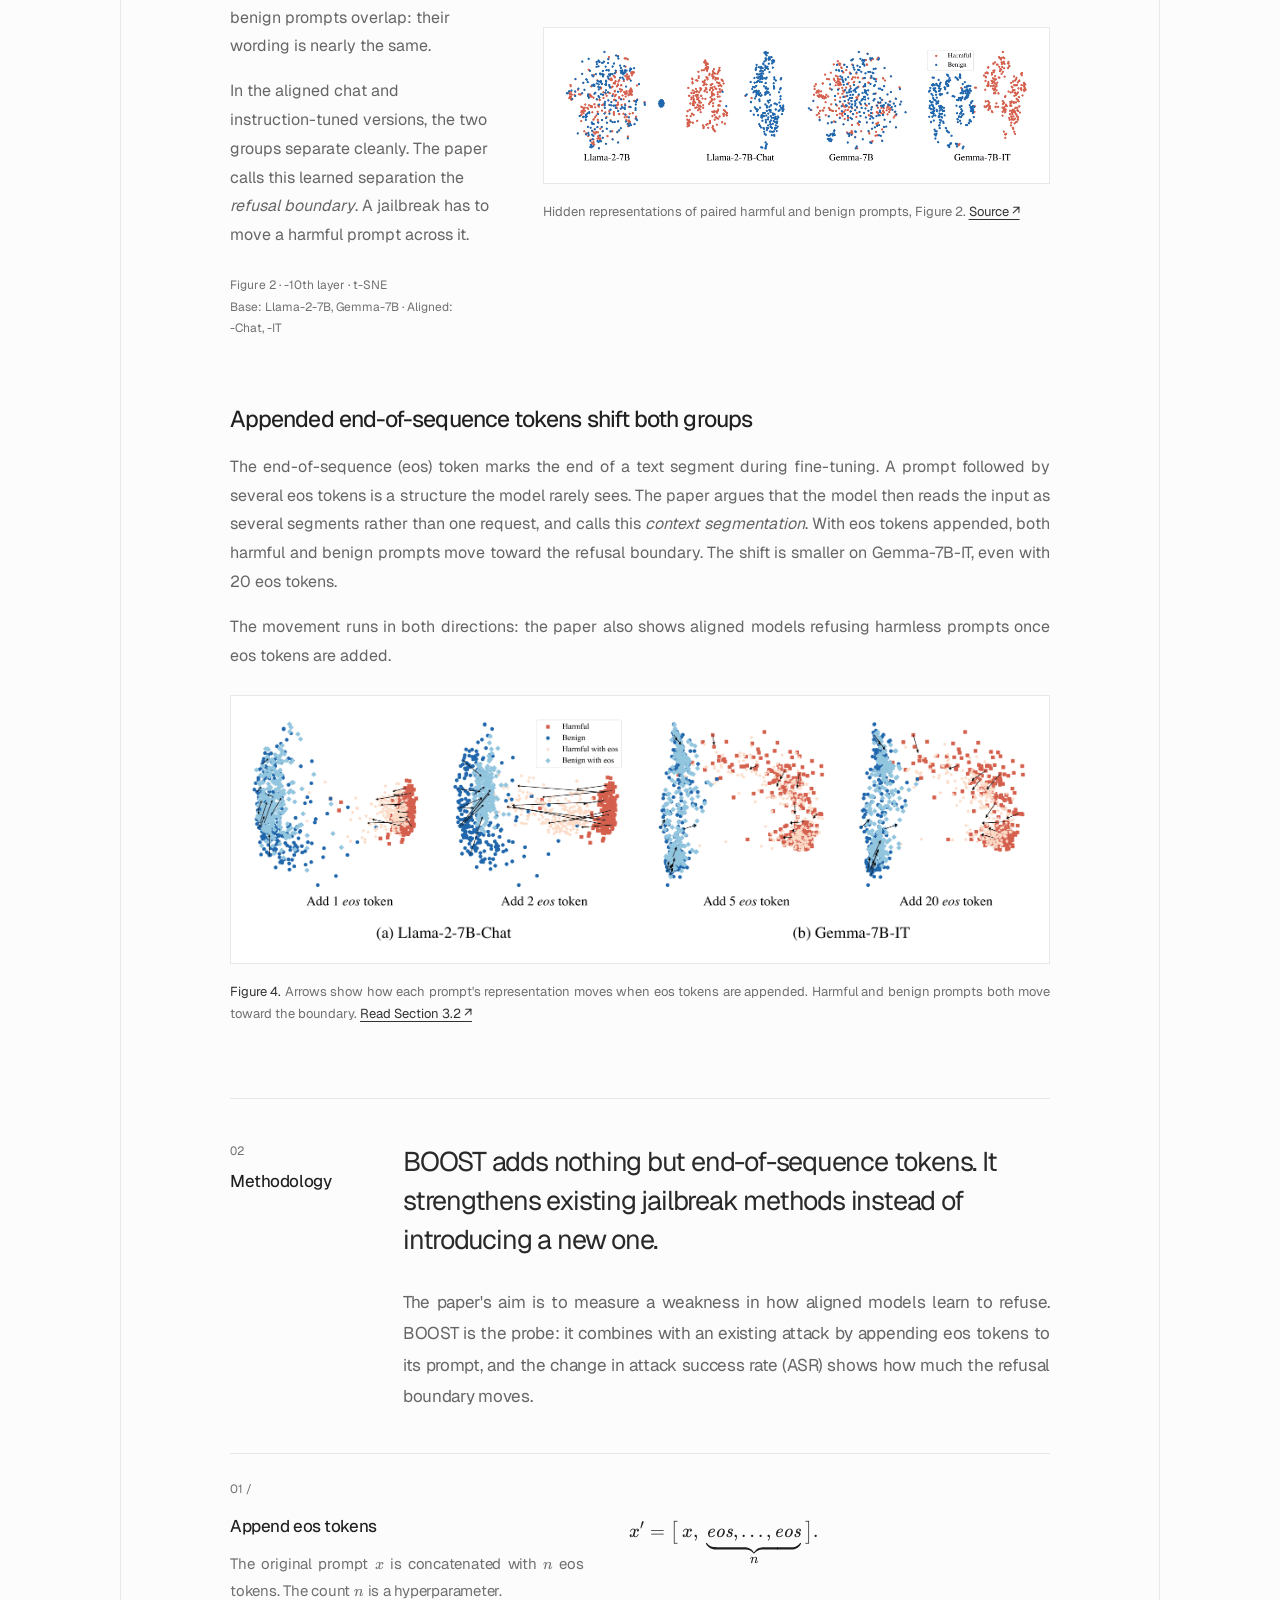
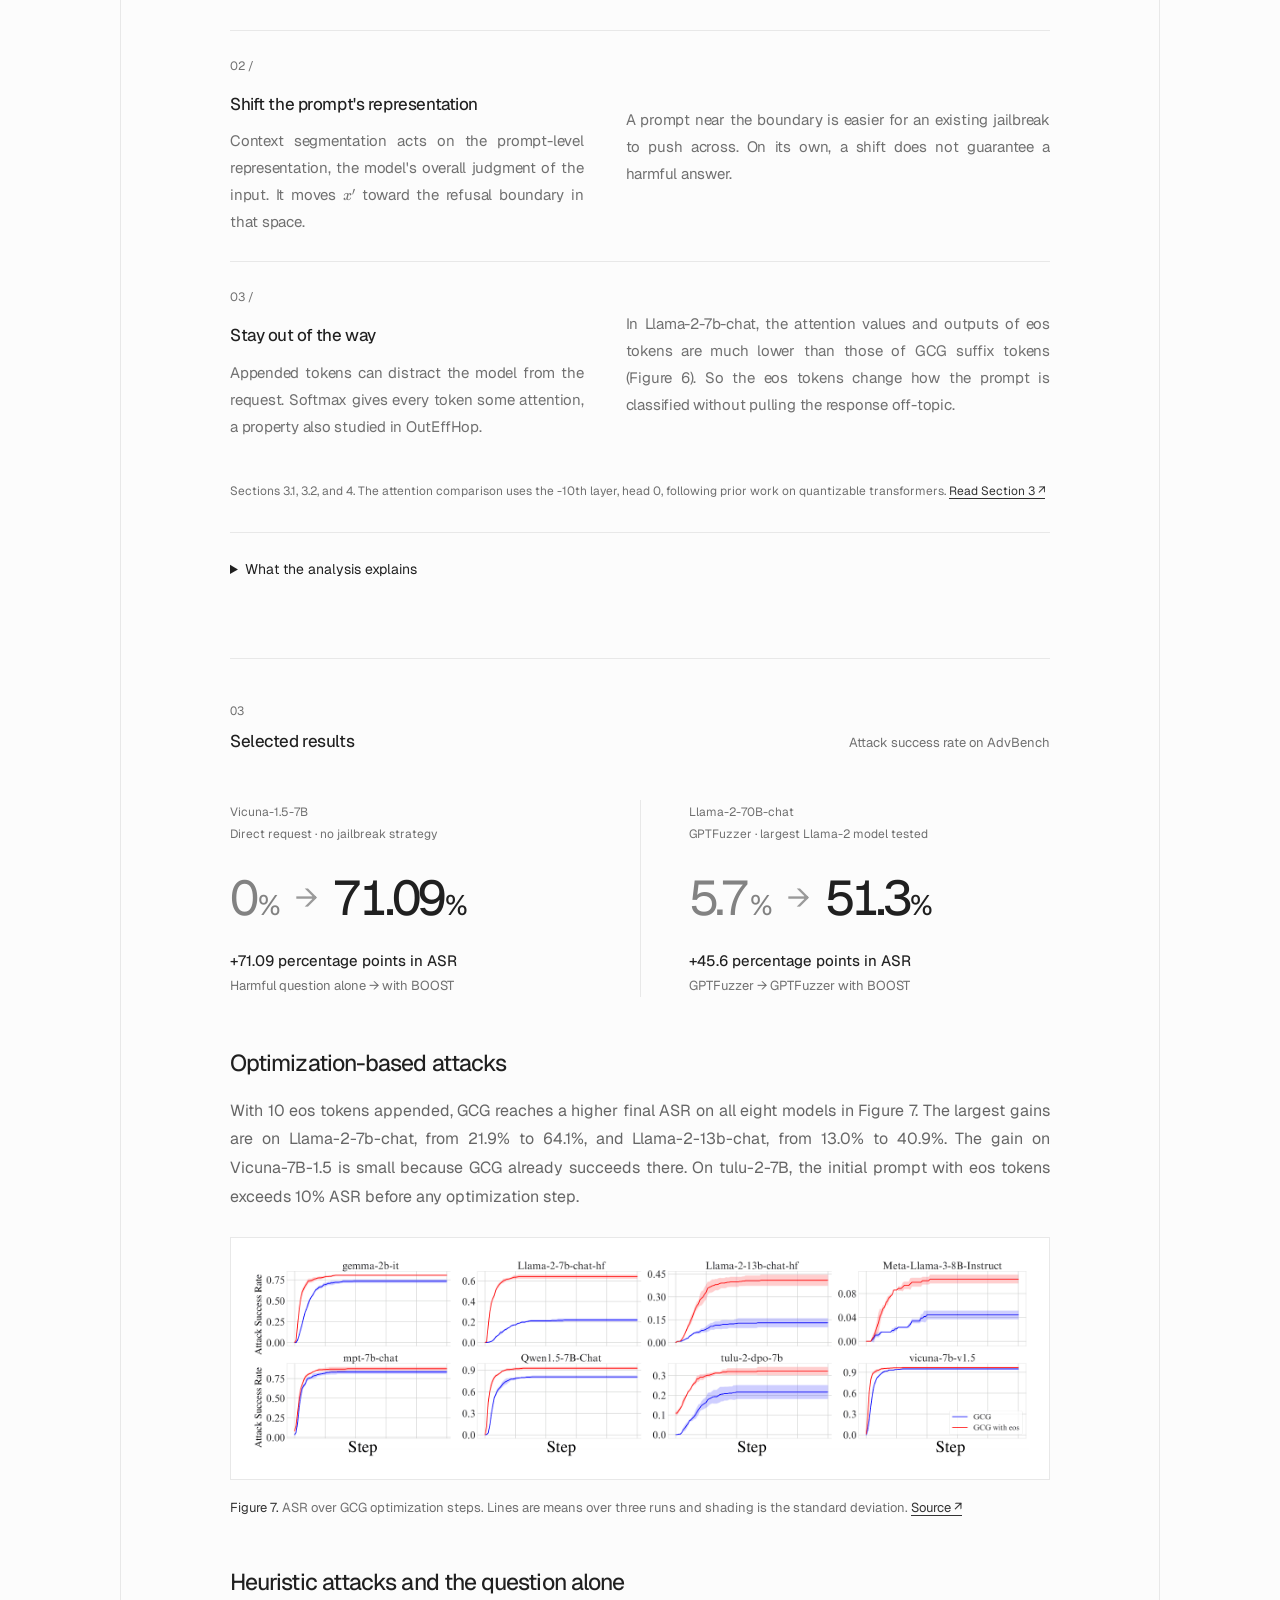
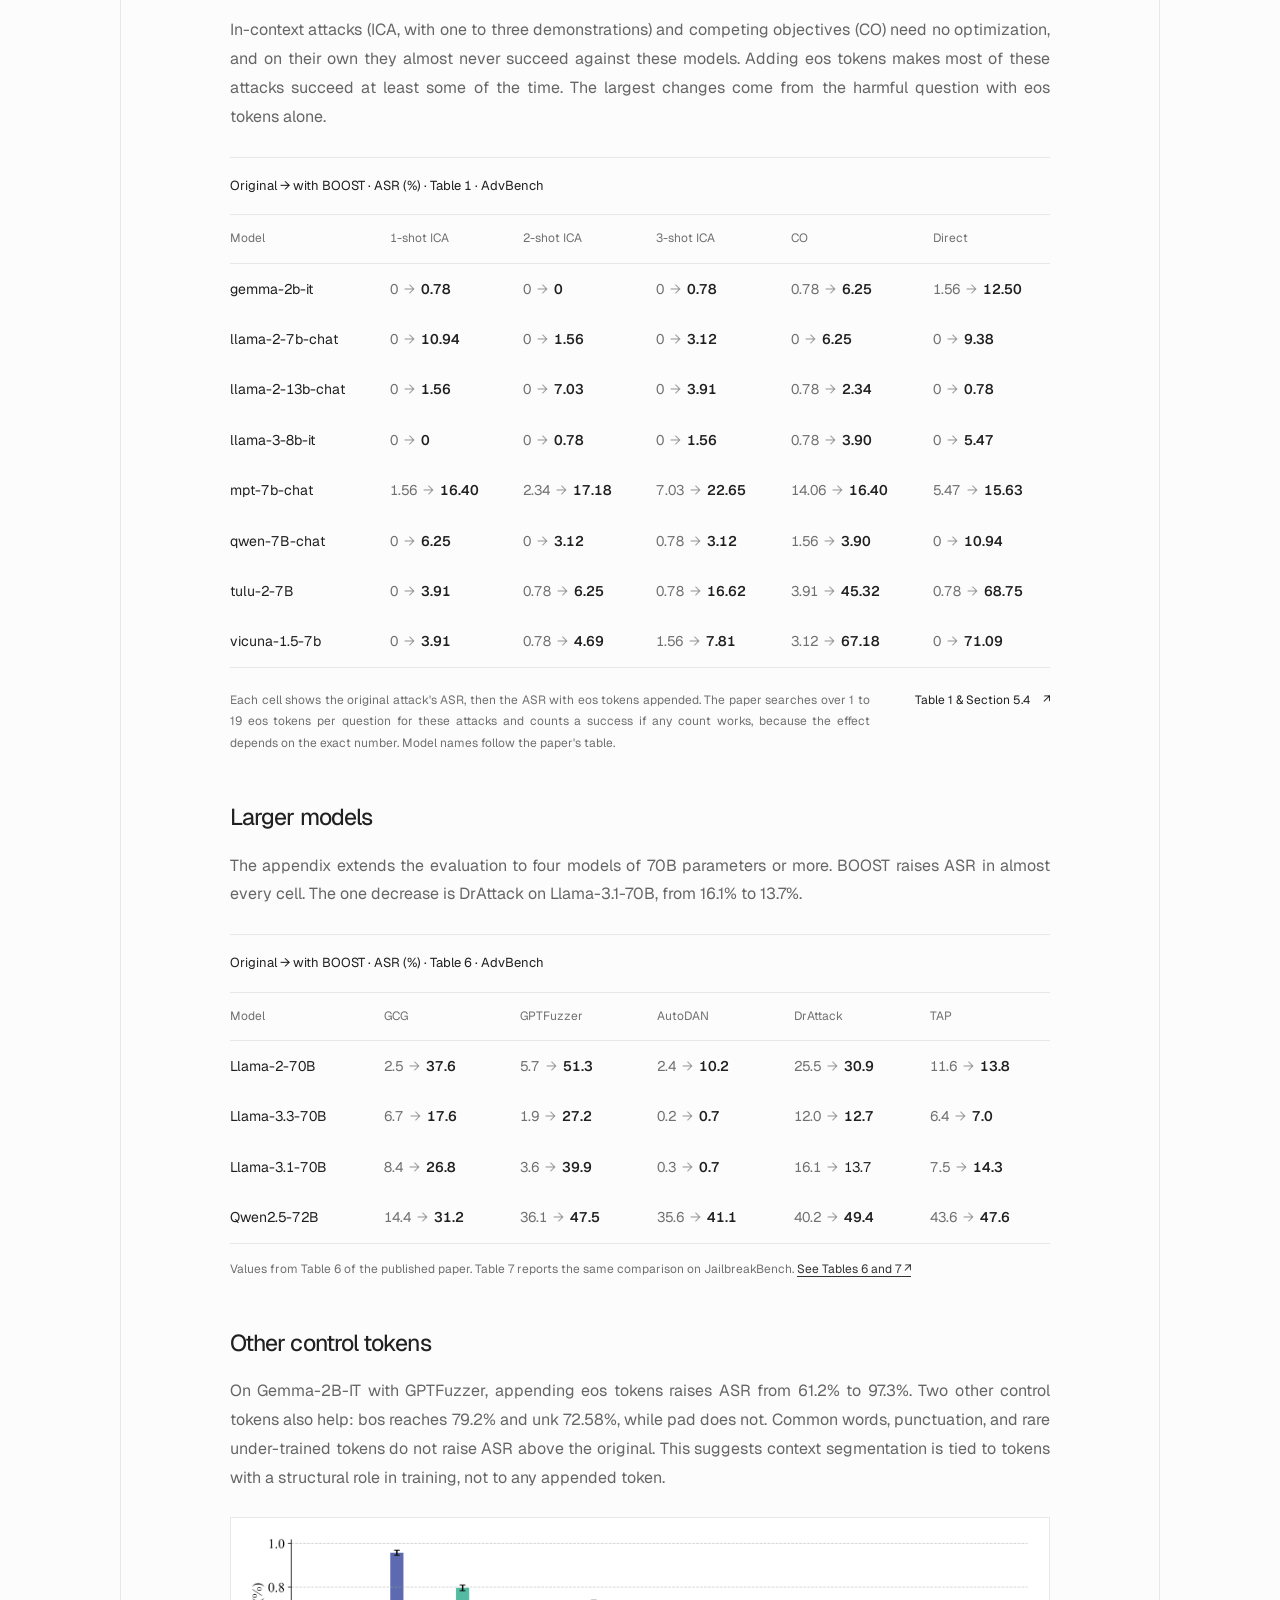
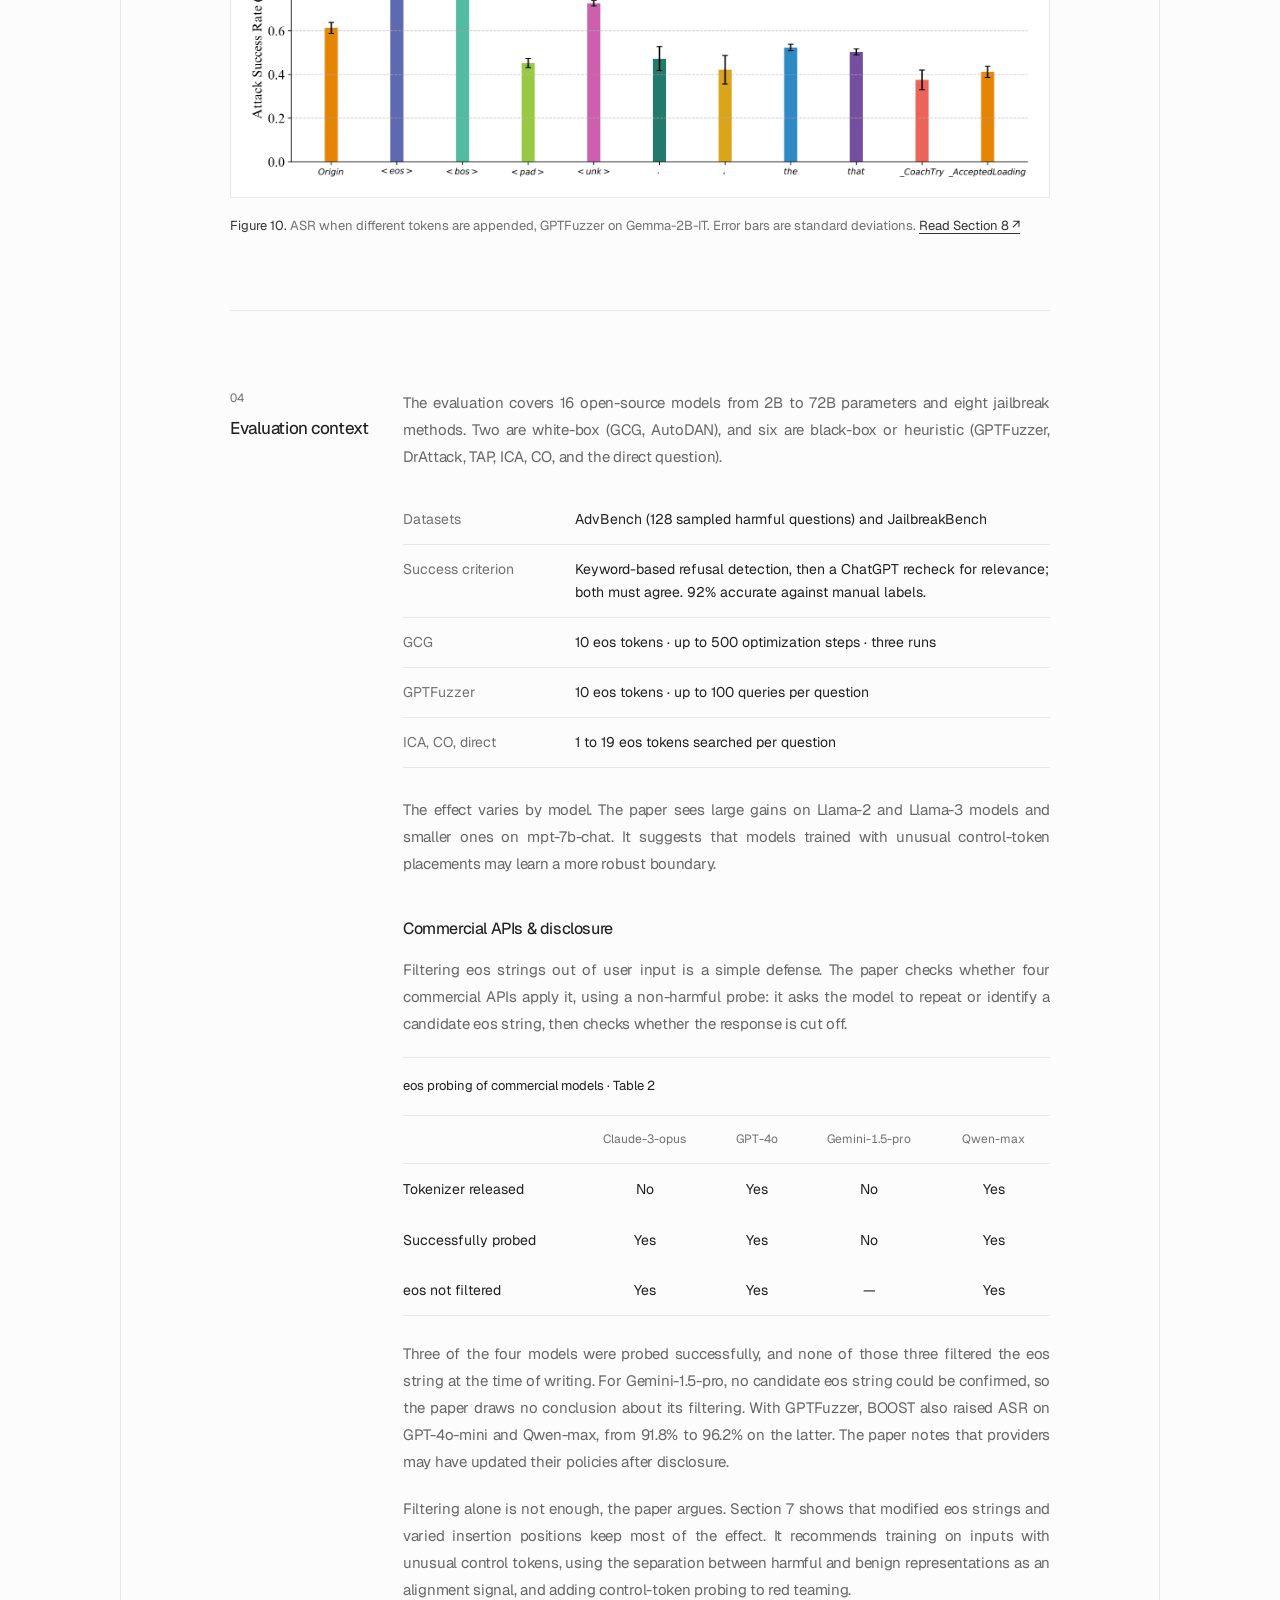
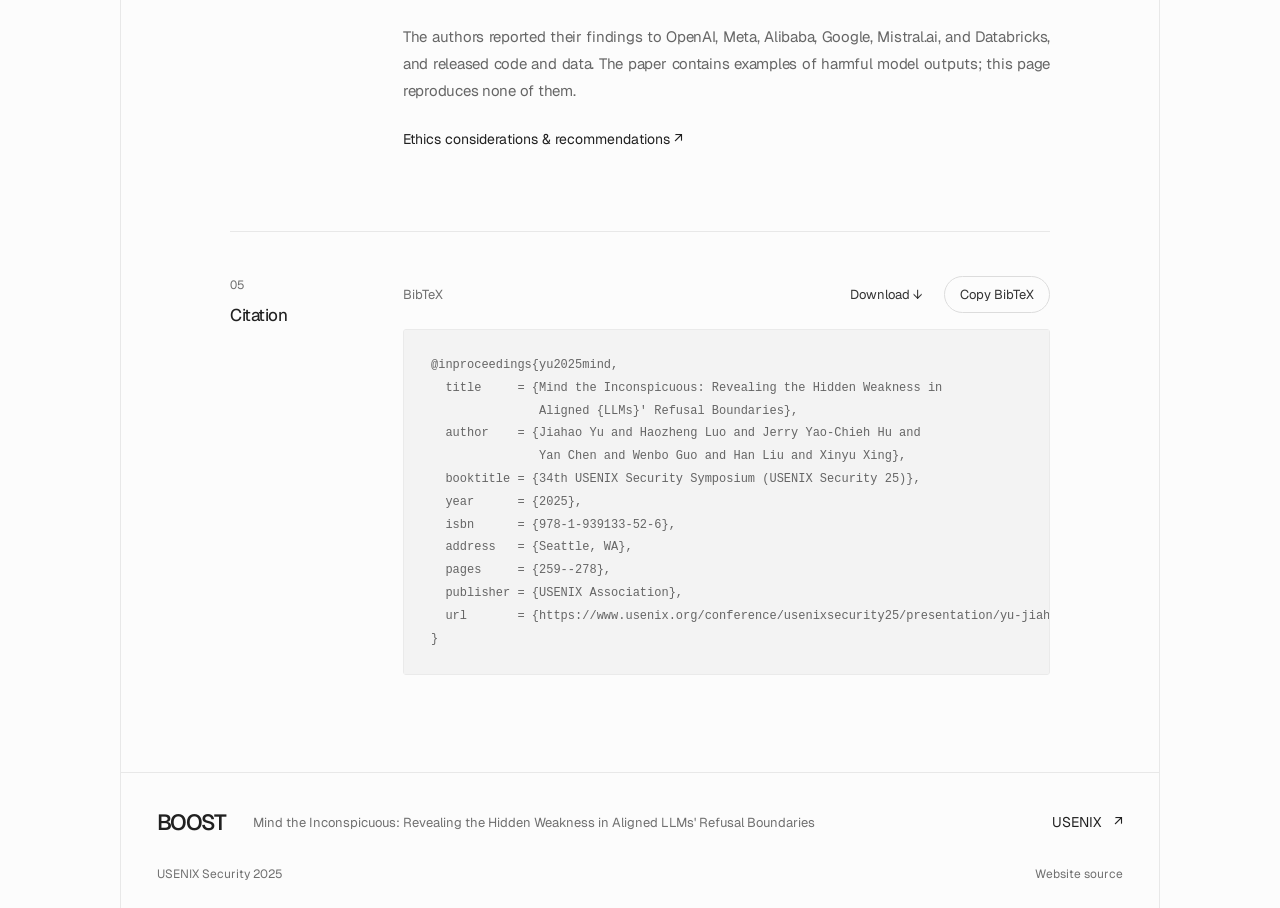
<file: boost/index.html>
<!doctype html>
<html lang="en">
<head>
  <meta charset="utf-8">
  <meta name="viewport" content="width=device-width, initial-scale=1">
  <meta name="theme-color" content="#171717">
  <title>BOOST · Mind the Inconspicuous: Revealing the Hidden Weakness in Aligned LLMs' Refusal Boundaries</title>
  <meta name="description" content="Appending end-of-sequence tokens shifts prompts toward the refusal boundary that safety alignment learns, and raises the success rate of existing jailbreak methods. USENIX Security 2025.">
  <meta property="og:title" content="BOOST · Mind the Inconspicuous: Revealing the Hidden Weakness in Aligned LLMs' Refusal Boundaries">
  <meta property="og:description" content="How end-of-sequence tokens move prompts across an aligned model's refusal boundary. USENIX Security 2025.">
  <meta property="og:type" content="website">
  <meta name="citation_title" content="Mind the Inconspicuous: Revealing the Hidden Weakness in Aligned LLMs' Refusal Boundaries">
  <meta name="citation_author" content="Jiahao Yu">
  <meta name="citation_author_institution" content="Northwestern University">
  <meta name="citation_author" content="Haozheng Luo">
  <meta name="citation_author_institution" content="Northwestern University">
  <meta name="citation_author" content="Jerry Yao-Chieh Hu">
  <meta name="citation_author_institution" content="Northwestern University">
  <meta name="citation_author" content="Yan Chen">
  <meta name="citation_author_institution" content="Northwestern University">
  <meta name="citation_author" content="Wenbo Guo">
  <meta name="citation_author_institution" content="University of California, Santa Barbara">
  <meta name="citation_author" content="Han Liu">
  <meta name="citation_author_institution" content="Northwestern University">
  <meta name="citation_author" content="Xinyu Xing">
  <meta name="citation_author_institution" content="Northwestern University">
  <meta name="citation_publication_date" content="2025">
  <meta name="citation_conference_title" content="34th USENIX Security Symposium (USENIX Security 25)">
  <meta name="citation_firstpage" content="259">
  <meta name="citation_lastpage" content="278">
  <meta name="citation_isbn" content="978-1-939133-52-6">
  <meta name="citation_pdf_url" content="https://www.usenix.org/system/files/usenixsecurity25-yu-jiahao.pdf">
  <meta name="citation_arxiv_id" content="2405.20653">
  <link rel="icon" type="image/svg+xml" href="data:image/svg+xml,%3Csvg xmlns='http://www.w3.org/2000/svg' viewBox='0 0 64 64'%3E%3Crect width='64' height='64' rx='16' fill='%23171717'/%3E%3Cpath d='M34 12v40' stroke='white' stroke-width='3' stroke-dasharray='4 4'/%3E%3Cpath d='M14 32h32M38 24l8 8-8 8' fill='none' stroke='white' stroke-width='5' stroke-linecap='round' stroke-linejoin='round'/%3E%3C/svg%3E">
  <link rel="canonical" href="https://oasis-research.github.io/boost/">
  <meta property="og:url" content="https://oasis-research.github.io/boost/">
  <link rel="preconnect" href="https://fonts.googleapis.com">
  <link rel="preconnect" href="https://fonts.gstatic.com" crossorigin>
  <link href="https://fonts.googleapis.com/css2?family=Geist:wght@400;450;500;550;600&display=swap" rel="stylesheet">
  <link rel="stylesheet" href="../assets/vendor/katex/katex.min.css">
  <link rel="stylesheet" href="../styles.css?v=17">
  <style>
    /* Page-specific: author names without profile links, and "before → after" table cells. */
    .authors > span { white-space: nowrap; }
    .pair .from { color: var(--muted); }
    .pair .to { font-weight: 550; }
    .pair .arrow { color: #a0a0a0; margin-inline: 6px; }
    .pair.down .to { font-weight: 400; }
    .prose h3 { font-size: 17px; line-height: 1.45; font-weight: 450; letter-spacing: -.025em; margin: 40px 0 16px; }
    /* Evaluation runs long here; set it at the size of the research-details notes so it reads as supporting text. */
    .evaluation-section .prose p { font-size: 15px; line-height: 1.8; }
    .evaluation-section .prose h3 { font-size: 16px; }
    .prose .table-wrap { margin: 4px 0 24px; }
    .check-table tbody td { text-align: center; }
    .check-table thead th:not(:first-child) { text-align: center; }
  </style>
  <script src="../assets/vendor/katex/katex.min.js" defer></script>
  <script src="../assets/vendor/katex/contrib/auto-render.min.js" defer></script>
  <script src="../script.js?v=4" defer></script>
</head>
<body>
  <a class="skip-link" href="#main">Skip to content</a>
  <div class="site-frame">
    <header class="site-header">
      <a class="wordmark" href="./" aria-label="BOOST home"><span class="brand-symbol" aria-hidden="true">↯</span>BOOST<span class="wordmark-note">USENIX Security 2025</span></a>
      <nav aria-label="Main navigation"><a href="#motivation">Motivation</a><a href="#methodology">Methodology</a><a href="#results">Results</a><a href="#citation">Citation</a>
        <div class="nav-menu">
          <button type="button" class="nav-menu-toggle" aria-expanded="false" aria-controls="related-work">Related work <span class="nav-caret" aria-hidden="true">▾</span></button>
          <ul class="nav-menu-list" id="related-work">
            <li><a href="../"><span class="nav-menu-name">OASIS</span><span class="nav-menu-title">Attention Sinks and Outliers in Attention Residuals</span><span class="nav-menu-venue">NeurIPS 2026</span></a></li>
            <li><a href="../frost/"><span class="nav-menu-name">FROST</span><span class="nav-menu-title">Filtering Reasoning Outliers with Attention for Efficient Reasoning</span><span class="nav-menu-venue">ICLR 2026</span></a></li>
            <li><a href="./" aria-current="page"><span class="nav-menu-name">BOOST</span><span class="nav-menu-title">Mind the Inconspicuous: Revealing the Hidden Weakness in Aligned LLMs' Refusal Boundaries</span><span class="nav-menu-venue">USENIX Security 2025</span></a></li>
            <li><a href="../germ/"><span class="nav-menu-name">GERM</span><span class="nav-menu-title">Fast and Low-Cost Genomic Foundation Models via Outlier Removal</span><span class="nav-menu-venue">ICML 2025</span></a></li>
            <li><a href="../outeffhop/"><span class="nav-menu-name">OutEffHop</span><span class="nav-menu-title">Outlier-Efficient Hopfield Layers for Large Transformer-Based Models</span><span class="nav-menu-venue">ICML 2024</span></a></li>
            <li class="nav-menu-group">Workshops</li>
            <li><a href="https://openreview.net/forum?id=kZBM2UYiQh"><span class="nav-menu-name">SpeechLM</span><span class="nav-menu-title">Fast Adaptation and Robust Quantization of Multi-Modal Foundation Models from Associative Memory</span><span class="nav-menu-venue">ES-FoMo II · ICML 2024</span></a></li>
            <li class="nav-menu-group">Toolkit</li>
            <li><a href="../hf-attention-normalizers/"><span class="nav-menu-name">hf-attention-normalizers</span><span class="nav-menu-title">Softmax1, Sparsemax, and Entmax15 attention backends for Hugging Face Transformers</span><span class="nav-menu-venue">Python package</span></a></li>
          </ul>
        </div></nav>
      <a class="header-paper" href="https://www.usenix.org/system/files/usenixsecurity25-yu-jiahao.pdf">Read paper <span aria-hidden="true">↗</span></a>
    </header>
    <main id="main">
      <section class="hero" aria-labelledby="paper-title">
        <div class="paper-meta"><span>Research paper</span><span class="meta-divider" aria-hidden="true"></span><a href="https://www.usenix.org/conference/usenixsecurity25/presentation/yu-jiahao">USENIX Security 2025</a></div>
        <h1 id="paper-title">Mind the Inconspicuous: Revealing the Hidden Weakness in Aligned LLMs' Refusal Boundaries</h1>
        <p class="hero-deck"><span class="nw">End-of-sequence</span> tokens move prompts toward the refusal boundary.</p>
        <div class="resource-links">
          <a class="button primary" href="https://www.usenix.org/system/files/usenixsecurity25-yu-jiahao.pdf">Read the paper <span aria-hidden="true">↗</span></a>
          <a class="button secondary" href="https://github.com/MAGICS-LAB/XLLM">View code <span aria-hidden="true">↗</span></a>
          <a class="text-link" href="https://www.usenix.org/conference/usenixsecurity25/presentation/yu-jiahao">USENIX <span aria-hidden="true">↗</span></a>
          <a class="text-link" href="https://arxiv.org/abs/2405.20653">arXiv <span aria-hidden="true">↗</span></a>
        </div>
      </section>
      <section class="author-band" aria-labelledby="author-heading">
        <h2 id="author-heading">Authors</h2>
        <div class="authors"><span>Jiahao Yu<sup aria-label="Northwestern University; equal contribution">1,*</sup></span><span>Haozheng Luo<sup aria-label="Northwestern University; equal contribution">1,*</sup></span><span><span class="nw">Jerry Yao-Chieh</span> Hu<sup aria-label="Northwestern University">1</sup></span><span>Yan Chen<sup aria-label="Northwestern University">1</sup></span><span>Wenbo Guo<sup aria-label="University of California, Santa Barbara">2</sup></span><span>Han Liu<sup aria-label="Northwestern University">1</sup></span><span>Xinyu Xing<sup aria-label="Northwestern University">1</sup></span></div>
        <p class="author-note"><span aria-hidden="true">*</span> Equal contribution.</p>
      </section>
      <section class="affiliation-band" aria-labelledby="affiliation-heading">
        <h2 id="affiliation-heading">Affiliations</h2>
        <ul class="affiliations"><li><span class="aff-logo"><img src="../assets/logos/northwestern.svg" alt="Northwestern University logo" loading="lazy" decoding="async"></span><span class="aff-name"><sup>1</sup>Northwestern University</span></li><li><span class="aff-logo"><img src="../assets/logos/ucsb.svg" alt="University of California, Santa Barbara logo" loading="lazy" decoding="async"></span><span class="aff-name"><sup>2</sup>University of California, Santa Barbara</span></li></ul>
      </section>
      <section id="motivation" class="motivation-section" aria-labelledby="motivation-heading">
        <div class="reading-intro">
          <div class="section-label"><span class="section-number">01</span><h2 id="motivation-heading">Motivation</h2></div>
          <div class="prose">
            <p class="lead">Safety alignment teaches a model to separate harmful from benign prompts in its hidden space. That separation is a boundary, and a boundary can be moved.</p>
            <p>Supervised <span class="nw">fine-tuning</span> and reinforcement learning from human feedback train a model to refuse harmful requests. The paper asks what this training builds internally, and whether the structural tokens used during <span class="nw">fine-tuning</span> can shift a prompt across what it learns.</p>
            <p>To look inside, the authors pair 256 harmful questions from AdvBench with benign versions that change only a few words. They project the <span class="nw">last-token</span> hidden state from the <span class="nw">-10th</span> layer into two dimensions with <span class="nw">t-SNE</span>.</p>
          </div>
        </div>
        <div class="observation-layout">
          <div class="observation-copy"><h3>Alignment creates a refusal boundary</h3><p>In the base models, harmful and benign prompts overlap: their wording is nearly the same.</p><p>In the aligned chat and <span class="nw">instruction-tuned</span> versions, the two groups separate cleanly. The paper calls this learned separation the <em>refusal boundary</em>. A jailbreak has to move a harmful prompt across it.</p><p class="evidence-label">Figure 2 · <span class="nw">-10th</span> layer · <span class="nw">t-SNE</span><br>Base: <span class="nw">Llama-2-7B</span>, <span class="nw">Gemma-7B</span> · Aligned: <span class="nw">-Chat</span>, <span class="nw">-IT</span></p></div>
          <figure class="paper-figure"><a class="figure-image compact-figure" href="assets/refusal-boundary.png" aria-label="Open the refusal boundary figure at full size"><img src="assets/refusal-boundary.png" width="1800" height="444" alt="Figure 2: t-SNE projections of hidden representations for harmful (red) and benign (blue) prompts. In Llama-2-7B and Gemma-7B the two colors are mixed. In Llama-2-7B-Chat and Gemma-7B-IT they form separate clusters." loading="lazy"></a><figcaption>Hidden representations of paired harmful and benign prompts, Figure 2. <a href="https://www.usenix.org/system/files/usenixsecurity25-yu-jiahao.pdf#page=5">Source ↗</a></figcaption></figure>
        </div>
        <div class="subsection-heading"><h3>Appended <span class="nw">end-of-sequence</span> tokens shift both groups</h3><p>The <span class="nw">end-of-sequence</span> (eos) token marks the end of a text segment during <span class="nw">fine-tuning</span>. A prompt followed by several eos tokens is a structure the model rarely sees. The paper argues that the model then reads the input as several segments rather than one request, and calls this <em>context segmentation</em>. With eos tokens appended, both harmful and benign prompts move toward the refusal boundary. The shift is smaller on <span class="nw">Gemma-7B-IT</span>, even with 20 eos tokens.</p><p>The movement runs in both directions: the paper also shows aligned models refusing harmless prompts once eos tokens are added.</p></div>
        <figure class="paper-figure"><a class="figure-image compact-figure" href="assets/context-segmentation.png" aria-label="Open the context segmentation figure at full size"><img src="assets/context-segmentation.png" width="1800" height="525" alt="Figure 4: t-SNE projections for Llama-2-7B-Chat with 1 and 2 appended eos tokens and Gemma-7B-IT with 5 and 20. Arrows connect each prompt to its eos-appended version. For Llama-2-7B-Chat, harmful prompts move far toward the benign cluster; for Gemma-7B-IT the arrows are shorter." loading="lazy"></a><figcaption><span>Figure 4.</span> Arrows show how each prompt's representation moves when eos tokens are appended. Harmful and benign prompts both move toward the boundary. <a href="https://www.usenix.org/system/files/usenixsecurity25-yu-jiahao.pdf#page=6">Read Section 3.2 ↗</a></figcaption></figure>
      </section>
      <section id="methodology" class="method-section" aria-labelledby="method-heading">
        <div class="reading-intro method-intro-grid"><div class="section-label"><span class="section-number">02</span><h2 id="method-heading">Methodology</h2></div>
        <div class="method-intro prose"><p class="lead">BOOST adds nothing but <span class="nw">end-of-sequence</span> tokens. It strengthens existing jailbreak methods instead of introducing a new one.</p><p>The paper's aim is to measure a weakness in how aligned models learn to refuse. BOOST is the probe: it combines with an existing attack by appending eos tokens to its prompt, and the change in attack success rate (ASR) shows how much the refusal boundary moves.</p></div></div>
        <ol class="method-steps">
          <li>
            <div class="step-copy"><span class="step-index">01 /</span><h3>Append eos tokens</h3><p>The original prompt \(x\) is concatenated with \(n\) eos tokens. The count \(n\) is a hyperparameter.</p></div>
            <div class="equation" tabindex="0" role="region" aria-label="BOOST prompt construction">
              \[
                x' = \bigl[\,x,\ \underbrace{\mathit{eos},\ldots,\mathit{eos}}_{n}\,\bigr].
              \]
            </div>
          </li>
          <li>
            <div class="step-copy"><span class="step-index">02 /</span><h3>Shift the prompt's representation</h3><p>Context segmentation acts on the <span class="nw">prompt-level</span> representation, the model's overall judgment of the input. It moves \(x'\) toward the refusal boundary in that space.</p></div>
            <div class="step-copy"><p>A prompt near the boundary is easier for an existing jailbreak to push across. On its own, a shift does not guarantee a harmful answer.</p></div>
          </li>
          <li>
            <div class="step-copy"><span class="step-index">03 /</span><h3>Stay out of the way</h3><p>Appended tokens can distract the model from the request. Softmax gives every token some attention, a property also studied in <a href="../outeffhop/">OutEffHop</a>.</p></div>
            <div class="step-copy"><p>In <span class="nw">Llama-2-7b-chat</span>, the attention values and outputs of eos tokens are much lower than those of GCG suffix tokens (Figure 6). So the eos tokens change how the prompt is classified without pulling the response <span class="nw">off-topic</span>.</p></div>
          </li>
        </ol>
        <p class="section-source">Sections 3.1, 3.2, and 4. The attention comparison uses the <span class="nw">-10th</span> layer, head 0, following prior work on quantizable transformers. <a href="https://www.usenix.org/system/files/usenixsecurity25-yu-jiahao.pdf#page=4">Read Section 3 ↗</a></p>
        <details class="research-details">
          <summary>What the analysis explains</summary>
          <div class="prose"><p>The appendix gives a Bayesian reading of how the refusal boundary forms during alignment. Section 3.3 compares BOOST with other ways of crossing the boundary: gradient-optimized suffixes, jailbreak templates, few-shot benign instructions, and prompt injection. The comparison measures the distance from a modified prompt to the centroid of benign prompts in the same projection.</p><p>The two effects act at different levels. Low token-level attention keeps the eos tokens from changing how the original request is represented. The <span class="nw">prompt-level</span> shift changes how the whole input is classified. <a href="https://www.usenix.org/system/files/usenixsecurity25-yu-jiahao.pdf#page=6">Read Sections 3.3 and 4 ↗</a></p></div>
        </details>
      </section>
      <section id="results" class="results-section" aria-labelledby="results-heading">
        <div class="wide-section-heading"><div class="section-label"><span class="section-number">03</span><h2 id="results-heading">Selected results</h2></div><span class="section-aside">Attack success rate on AdvBench</span></div>
        <div class="result-highlights">
          <article>
            <p class="metric-label"><span class="nw">Vicuna-1.5-7B</span> <span>Direct request · no jailbreak strategy</span></p>
            <div class="metric-values"><span class="metric-before">0<span class="unit">%</span></span><span class="metric-arrow" aria-hidden="true">→</span><strong>71.09<span class="unit">%</span></strong></div>
            <div class="metric-context"><h3>+71.09 percentage points in ASR</h3><p>Harmful question alone → with BOOST</p></div>
          </article>
          <article>
            <p class="metric-label"><span class="nw">Llama-2-70B-chat</span> <span>GPTFuzzer · largest Llama-2 model tested</span></p>
            <div class="metric-values"><span class="metric-before">5.7<span class="unit">%</span></span><span class="metric-arrow" aria-hidden="true">→</span><strong>51.3<span class="unit">%</span></strong></div>
            <div class="metric-context"><h3>+45.6 percentage points in ASR</h3><p>GPTFuzzer → GPTFuzzer with BOOST</p></div>
          </article>
        </div>
        <div class="subsection-heading"><h3>Optimization-based attacks</h3><p>With 10 eos tokens appended, GCG reaches a higher final ASR on all eight models in Figure 7. The largest gains are on <span class="nw">Llama-2-7b-chat</span>, from 21.9% to 64.1%, and <span class="nw">Llama-2-13b-chat</span>, from 13.0% to 40.9%. The gain on <span class="nw">Vicuna-7B-1.5</span> is small because GCG already succeeds there. On <span class="nw">tulu-2-7B</span>, the initial prompt with eos tokens exceeds 10% ASR before any optimization step.</p></div>
        <figure class="paper-figure"><a class="figure-image compact-figure" href="assets/gcg-asr.png" aria-label="Open the GCG results figure at full size"><img src="assets/gcg-asr.png" width="1792" height="464" alt="Figure 7: attack success rate over GCG optimization steps for eight models. The red curve, GCG with eos, is at or above the blue curve, GCG, on every model; the gap is largest on Llama-2-7b-chat and Llama-2-13b-chat." loading="lazy"></a><figcaption><span>Figure 7.</span> ASR over GCG optimization steps. Lines are means over three runs and shading is the standard deviation. <a href="https://www.usenix.org/system/files/usenixsecurity25-yu-jiahao.pdf#page=9">Source ↗</a></figcaption></figure>
        <div class="subsection-heading"><h3>Heuristic attacks and the question alone</h3><p><span class="nw">In-context</span> attacks (ICA, with one to three demonstrations) and competing objectives (CO) need no optimization, and on their own they almost never succeed against these models. Adding eos tokens makes most of these attacks succeed at least some of the time. The largest changes come from the harmful question with eos tokens alone.</p></div>
        <div class="table-wrap" tabindex="0" role="region" aria-label="ASR of ICA, CO, and direct attack with and without BOOST, scroll horizontally on small screens"><table><caption>Original → with BOOST · ASR (%) · Table 1 · AdvBench</caption><thead><tr><th scope="col">Model</th><th scope="col"><span class="nw">1-shot</span> ICA</th><th scope="col"><span class="nw">2-shot</span> ICA</th><th scope="col"><span class="nw">3-shot</span> ICA</th><th scope="col">CO</th><th scope="col">Direct</th></tr></thead><tbody>
          <tr><th scope="row"><span class="nw">gemma-2b-it</span></th><td class="pair"><span class="from">0</span><span class="arrow">→</span><span class="to">0.78</span></td><td class="pair"><span class="from">0</span><span class="arrow">→</span><span class="to">0</span></td><td class="pair"><span class="from">0</span><span class="arrow">→</span><span class="to">0.78</span></td><td class="pair"><span class="from">0.78</span><span class="arrow">→</span><span class="to">6.25</span></td><td class="pair"><span class="from">1.56</span><span class="arrow">→</span><span class="to">12.50</span></td></tr>
          <tr><th scope="row"><span class="nw">llama-2-7b-chat</span></th><td class="pair"><span class="from">0</span><span class="arrow">→</span><span class="to">10.94</span></td><td class="pair"><span class="from">0</span><span class="arrow">→</span><span class="to">1.56</span></td><td class="pair"><span class="from">0</span><span class="arrow">→</span><span class="to">3.12</span></td><td class="pair"><span class="from">0</span><span class="arrow">→</span><span class="to">6.25</span></td><td class="pair"><span class="from">0</span><span class="arrow">→</span><span class="to">9.38</span></td></tr>
          <tr><th scope="row"><span class="nw">llama-2-13b-chat</span></th><td class="pair"><span class="from">0</span><span class="arrow">→</span><span class="to">1.56</span></td><td class="pair"><span class="from">0</span><span class="arrow">→</span><span class="to">7.03</span></td><td class="pair"><span class="from">0</span><span class="arrow">→</span><span class="to">3.91</span></td><td class="pair"><span class="from">0.78</span><span class="arrow">→</span><span class="to">2.34</span></td><td class="pair"><span class="from">0</span><span class="arrow">→</span><span class="to">0.78</span></td></tr>
          <tr><th scope="row"><span class="nw">llama-3-8b-it</span></th><td class="pair"><span class="from">0</span><span class="arrow">→</span><span class="to">0</span></td><td class="pair"><span class="from">0</span><span class="arrow">→</span><span class="to">0.78</span></td><td class="pair"><span class="from">0</span><span class="arrow">→</span><span class="to">1.56</span></td><td class="pair"><span class="from">0.78</span><span class="arrow">→</span><span class="to">3.90</span></td><td class="pair"><span class="from">0</span><span class="arrow">→</span><span class="to">5.47</span></td></tr>
          <tr><th scope="row"><span class="nw">mpt-7b-chat</span></th><td class="pair"><span class="from">1.56</span><span class="arrow">→</span><span class="to">16.40</span></td><td class="pair"><span class="from">2.34</span><span class="arrow">→</span><span class="to">17.18</span></td><td class="pair"><span class="from">7.03</span><span class="arrow">→</span><span class="to">22.65</span></td><td class="pair"><span class="from">14.06</span><span class="arrow">→</span><span class="to">16.40</span></td><td class="pair"><span class="from">5.47</span><span class="arrow">→</span><span class="to">15.63</span></td></tr>
          <tr><th scope="row"><span class="nw">qwen-7B-chat</span></th><td class="pair"><span class="from">0</span><span class="arrow">→</span><span class="to">6.25</span></td><td class="pair"><span class="from">0</span><span class="arrow">→</span><span class="to">3.12</span></td><td class="pair"><span class="from">0.78</span><span class="arrow">→</span><span class="to">3.12</span></td><td class="pair"><span class="from">1.56</span><span class="arrow">→</span><span class="to">3.90</span></td><td class="pair"><span class="from">0</span><span class="arrow">→</span><span class="to">10.94</span></td></tr>
          <tr><th scope="row"><span class="nw">tulu-2-7B</span></th><td class="pair"><span class="from">0</span><span class="arrow">→</span><span class="to">3.91</span></td><td class="pair"><span class="from">0.78</span><span class="arrow">→</span><span class="to">6.25</span></td><td class="pair"><span class="from">0.78</span><span class="arrow">→</span><span class="to">16.62</span></td><td class="pair"><span class="from">3.91</span><span class="arrow">→</span><span class="to">45.32</span></td><td class="pair"><span class="from">0.78</span><span class="arrow">→</span><span class="to">68.75</span></td></tr>
          <tr><th scope="row"><span class="nw">vicuna-1.5-7b</span></th><td class="pair"><span class="from">0</span><span class="arrow">→</span><span class="to">3.91</span></td><td class="pair"><span class="from">0.78</span><span class="arrow">→</span><span class="to">4.69</span></td><td class="pair"><span class="from">1.56</span><span class="arrow">→</span><span class="to">7.81</span></td><td class="pair"><span class="from">3.12</span><span class="arrow">→</span><span class="to">67.18</span></td><td class="pair"><span class="from">0</span><span class="arrow">→</span><span class="to">71.09</span></td></tr>
        </tbody></table></div>
        <div class="result-notes"><p>Each cell shows the original attack's ASR, then the ASR with eos tokens appended. The paper searches over 1 to 19 eos tokens per question for these attacks and counts a success if any count works, because the effect depends on the exact number. Model names follow the paper's table.</p><a class="text-link" href="https://www.usenix.org/system/files/usenixsecurity25-yu-jiahao.pdf#page=11">Table 1 &amp; Section 5.4 <span aria-hidden="true">↗</span></a></div>
        <div class="subsection-heading"><h3>Larger models</h3><p>The appendix extends the evaluation to four models of 70B parameters or more. BOOST raises ASR in almost every cell. The one decrease is DrAttack on <span class="nw">Llama-3.1-70B</span>, from 16.1% to 13.7%.</p></div>
        <div class="table-wrap" tabindex="0" role="region" aria-label="ASR on models of 70B parameters or more, scroll horizontally on small screens"><table><caption>Original → with BOOST · ASR (%) · Table 6 · AdvBench</caption><thead><tr><th scope="col">Model</th><th scope="col">GCG</th><th scope="col">GPTFuzzer</th><th scope="col">AutoDAN</th><th scope="col">DrAttack</th><th scope="col">TAP</th></tr></thead><tbody>
          <tr><th scope="row"><span class="nw">Llama-2-70B</span></th><td class="pair"><span class="from">2.5</span><span class="arrow">→</span><span class="to">37.6</span></td><td class="pair"><span class="from">5.7</span><span class="arrow">→</span><span class="to">51.3</span></td><td class="pair"><span class="from">2.4</span><span class="arrow">→</span><span class="to">10.2</span></td><td class="pair"><span class="from">25.5</span><span class="arrow">→</span><span class="to">30.9</span></td><td class="pair"><span class="from">11.6</span><span class="arrow">→</span><span class="to">13.8</span></td></tr>
          <tr><th scope="row"><span class="nw">Llama-3.3-70B</span></th><td class="pair"><span class="from">6.7</span><span class="arrow">→</span><span class="to">17.6</span></td><td class="pair"><span class="from">1.9</span><span class="arrow">→</span><span class="to">27.2</span></td><td class="pair"><span class="from">0.2</span><span class="arrow">→</span><span class="to">0.7</span></td><td class="pair"><span class="from">12.0</span><span class="arrow">→</span><span class="to">12.7</span></td><td class="pair"><span class="from">6.4</span><span class="arrow">→</span><span class="to">7.0</span></td></tr>
          <tr><th scope="row"><span class="nw">Llama-3.1-70B</span></th><td class="pair"><span class="from">8.4</span><span class="arrow">→</span><span class="to">26.8</span></td><td class="pair"><span class="from">3.6</span><span class="arrow">→</span><span class="to">39.9</span></td><td class="pair"><span class="from">0.3</span><span class="arrow">→</span><span class="to">0.7</span></td><td class="pair down"><span class="from">16.1</span><span class="arrow">→</span><span class="to">13.7</span></td><td class="pair"><span class="from">7.5</span><span class="arrow">→</span><span class="to">14.3</span></td></tr>
          <tr><th scope="row"><span class="nw">Qwen2.5-72B</span></th><td class="pair"><span class="from">14.4</span><span class="arrow">→</span><span class="to">31.2</span></td><td class="pair"><span class="from">36.1</span><span class="arrow">→</span><span class="to">47.5</span></td><td class="pair"><span class="from">35.6</span><span class="arrow">→</span><span class="to">41.1</span></td><td class="pair"><span class="from">40.2</span><span class="arrow">→</span><span class="to">49.4</span></td><td class="pair"><span class="from">43.6</span><span class="arrow">→</span><span class="to">47.6</span></td></tr>
        </tbody></table></div>
        <p class="section-source">Values from Table 6 of the published paper. Table 7 reports the same comparison on JailbreakBench. <a href="https://www.usenix.org/system/files/usenixsecurity25-yu-jiahao.pdf#page=21">See Tables 6 and 7 ↗</a></p>
        <div class="subsection-heading"><h3>Other control tokens</h3><p>On <span class="nw">Gemma-2B-IT</span> with GPTFuzzer, appending eos tokens raises ASR from 61.2% to 97.3%. Two other control tokens also help: bos reaches 79.2% and unk 72.58%, while pad does not. Common words, punctuation, and rare <span class="nw">under-trained</span> tokens do not raise ASR above the original. This suggests context segmentation is tied to tokens with a structural role in training, not to any appended token.</p></div>
        <figure class="paper-figure"><a class="figure-image compact-figure" href="assets/other-tokens.png" aria-label="Open the other-token comparison at full size"><img src="assets/other-tokens.png" width="1800" height="553" alt="Figure 10: bar chart of attack success rate on Gemma-2B-IT with GPTFuzzer. The original is about 0.61. Appending eos gives about 0.96, bos about 0.80, unk about 0.73. pad, period, comma, the, that, and two under-trained tokens all fall below the original." loading="lazy"></a><figcaption><span>Figure 10.</span> ASR when different tokens are appended, GPTFuzzer on Gemma-2B-IT. Error bars are standard deviations. <a href="https://www.usenix.org/system/files/usenixsecurity25-yu-jiahao.pdf#page=14">Read Section 8 ↗</a></figcaption></figure>
      </section>
      <section id="evaluation" class="reading-section evaluation-section" aria-labelledby="evaluation-heading">
        <div class="section-label"><span class="section-number">04</span><h2 id="evaluation-heading">Evaluation context</h2></div>
        <div class="prose"><p>The evaluation covers 16 <span class="nw">open-source</span> models from 2B to 72B parameters and eight jailbreak methods. Two are <span class="nw">white-box</span> (GCG, AutoDAN), and six are <span class="nw">black-box</span> or heuristic (GPTFuzzer, DrAttack, TAP, ICA, CO, and the direct question).</p>
          <dl class="protocol"><div><dt>Datasets</dt><dd>AdvBench (128 sampled harmful questions) and JailbreakBench</dd></div><div><dt>Success criterion</dt><dd>Keyword-based refusal detection, then a ChatGPT recheck for relevance; both must agree. 92% accurate against manual labels.</dd></div><div><dt>GCG</dt><dd>10 eos tokens · up to 500 optimization steps · three runs</dd></div><div><dt>GPTFuzzer</dt><dd>10 eos tokens · up to 100 queries per question</dd></div><div><dt>ICA, CO, direct</dt><dd>1 to 19 eos tokens searched per question</dd></div></dl>
          <p>The effect varies by model. The paper sees large gains on Llama-2 and Llama-3 models and smaller ones on <span class="nw">mpt-7b-chat</span>. It suggests that models trained with unusual control-token placements may learn a more robust boundary.</p>
          <h3 id="deployment">Commercial APIs &amp; disclosure</h3>
          <p>Filtering eos strings out of user input is a simple defense. The paper checks whether four commercial APIs apply it, using a <span class="nw">non-harmful</span> probe: it asks the model to repeat or identify a candidate eos string, then checks whether the response is cut off.</p>
          <div class="table-wrap check-table" tabindex="0" role="region" aria-label="eos token probing results for four commercial models"><table><caption>eos probing of commercial models · Table 2</caption><thead><tr><th scope="col"></th><th scope="col"><span class="nw">Claude-3-opus</span></th><th scope="col"><span class="nw">GPT-4o</span></th><th scope="col"><span class="nw">Gemini-1.5-pro</span></th><th scope="col"><span class="nw">Qwen-max</span></th></tr></thead><tbody>
            <tr><th scope="row">Tokenizer released</th><td>No</td><td>Yes</td><td>No</td><td>Yes</td></tr>
            <tr><th scope="row">Successfully probed</th><td>Yes</td><td>Yes</td><td>No</td><td>Yes</td></tr>
            <tr><th scope="row">eos not filtered</th><td>Yes</td><td>Yes</td><td>—</td><td>Yes</td></tr>
          </tbody></table></div>
          <p>Three of the four models were probed successfully, and none of those three filtered the eos string at the time of writing. For <span class="nw">Gemini-1.5-pro</span>, no candidate eos string could be confirmed, so the paper draws no conclusion about its filtering. With GPTFuzzer, BOOST also raised ASR on <span class="nw">GPT-4o-mini</span> and <span class="nw">Qwen-max</span>, from 91.8% to 96.2% on the latter. The paper notes that providers may have updated their policies after disclosure.</p>
          <p>Filtering alone is not enough, the paper argues. Section 7 shows that modified eos strings and varied insertion positions keep most of the effect. It recommends training on inputs with unusual control tokens, using the separation between harmful and benign representations as an alignment signal, and adding <span class="nw">control-token</span> probing to red teaming.</p>
          <p>The authors reported their findings to OpenAI, Meta, Alibaba, Google, Mistral.ai, and Databricks, and released code and data. The paper contains examples of harmful model outputs; this page reproduces none of them.</p><a class="text-link" href="https://www.usenix.org/system/files/usenixsecurity25-yu-jiahao.pdf#page=15">Ethics considerations &amp; recommendations ↗</a>
        </div>
      </section>
      <section id="citation" class="reading-section citation" aria-labelledby="citation-heading">
        <div class="section-label"><span class="section-number">05</span><h2 id="citation-heading">Citation</h2></div>
        <div class="citation-content"><div class="citation-top"><span>BibTeX</span><div class="citation-actions"><a href="citation.bib" download>Download <span aria-hidden="true">↓</span></a><button type="button" id="copy-citation">Copy BibTeX</button></div></div><pre><code id="bibtex">@inproceedings{yu2025mind,
  title     = {Mind the Inconspicuous: Revealing the Hidden Weakness in
               Aligned {LLMs}' Refusal Boundaries},
  author    = {Jiahao Yu and Haozheng Luo and Jerry Yao-Chieh Hu and
               Yan Chen and Wenbo Guo and Han Liu and Xinyu Xing},
  booktitle = {34th USENIX Security Symposium (USENIX Security 25)},
  year      = {2025},
  isbn      = {978-1-939133-52-6},
  address   = {Seattle, WA},
  pages     = {259--278},
  publisher = {USENIX Association},
  url       = {https://www.usenix.org/conference/usenixsecurity25/presentation/yu-jiahao}
}</code></pre><p class="copy-status" id="copy-status" role="status" aria-live="polite"></p></div>
      </section>
    </main>
    <footer><div class="footer-top"><a class="wordmark" href="./">BOOST</a><p>Mind the Inconspicuous: Revealing the Hidden Weakness in Aligned LLMs' Refusal Boundaries</p><a class="text-link" href="https://www.usenix.org/conference/usenixsecurity25/presentation/yu-jiahao">USENIX <span aria-hidden="true">↗</span></a></div><div class="footer-bottom"><span>USENIX Security 2025</span><a href="https://github.com/oasis-research/oasis-research.github.io">Website source</a></div></footer>
  </div>
</body>
</html>
</file>
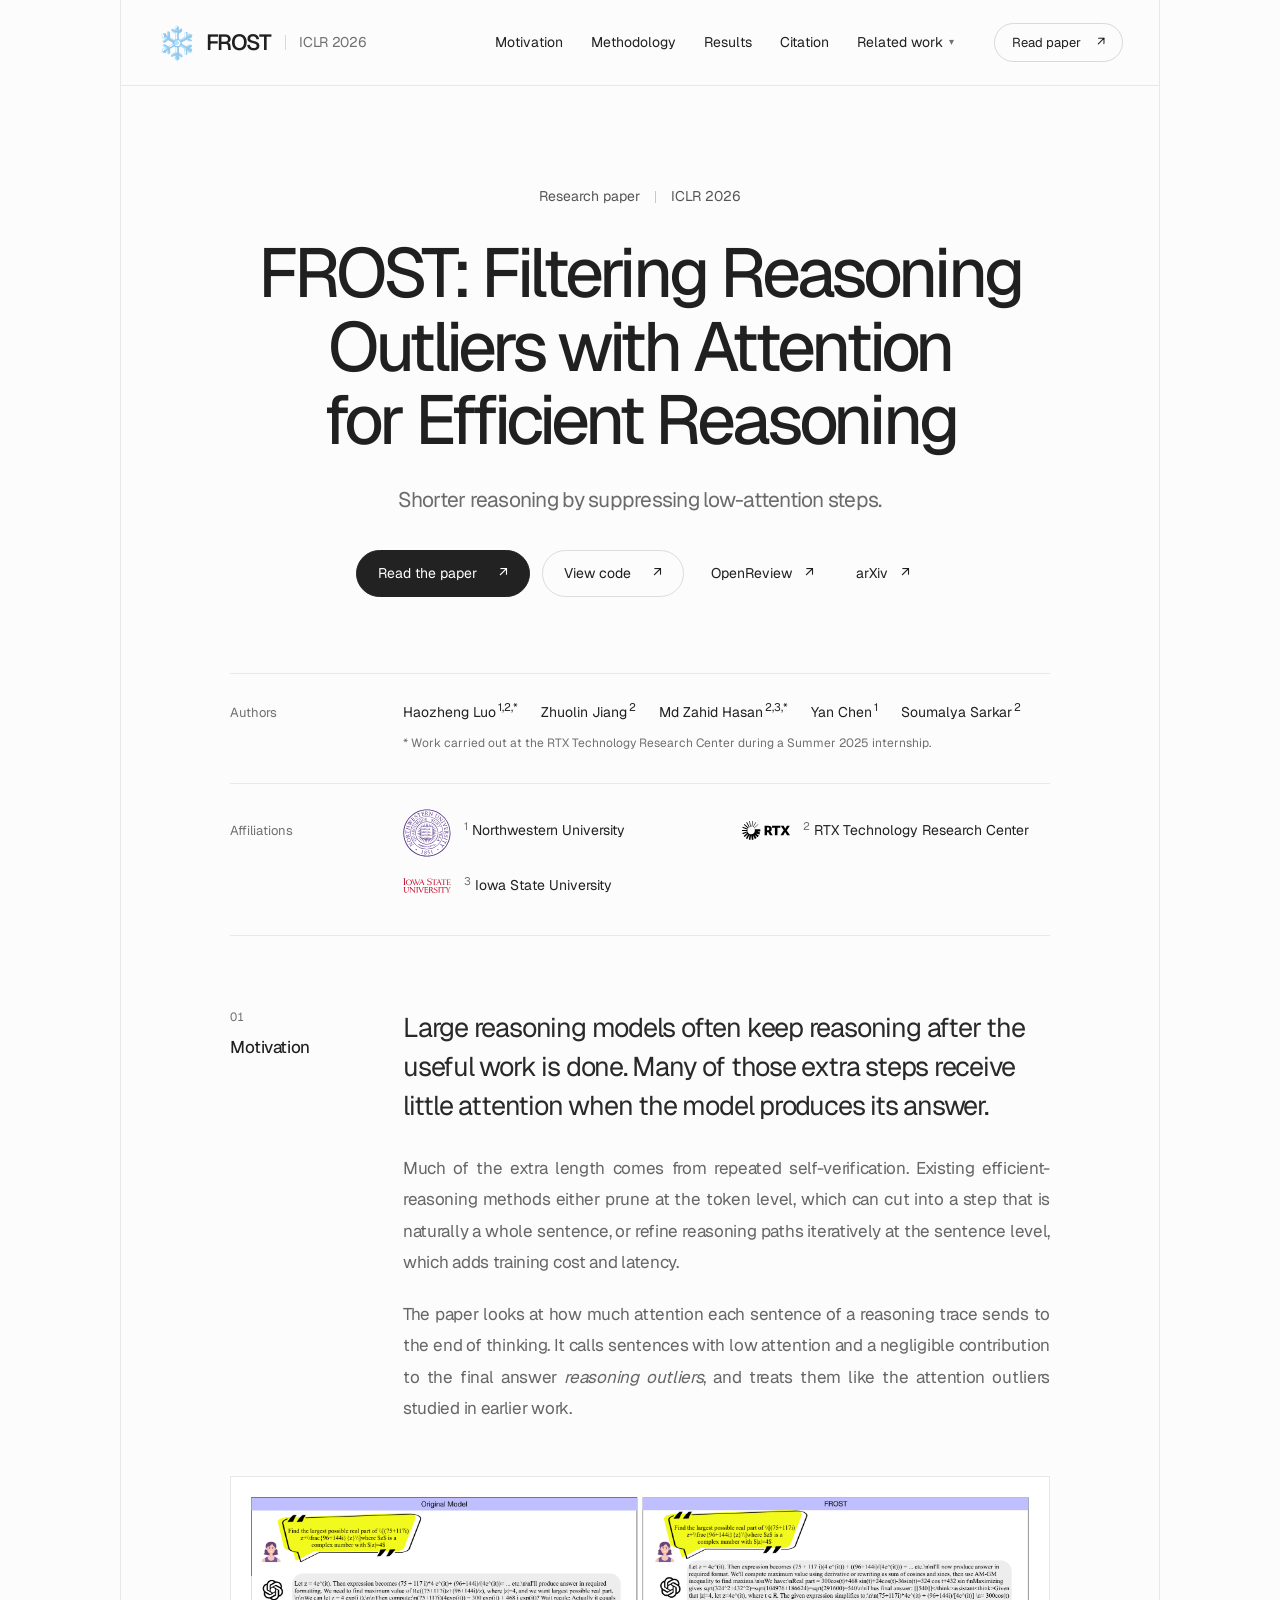
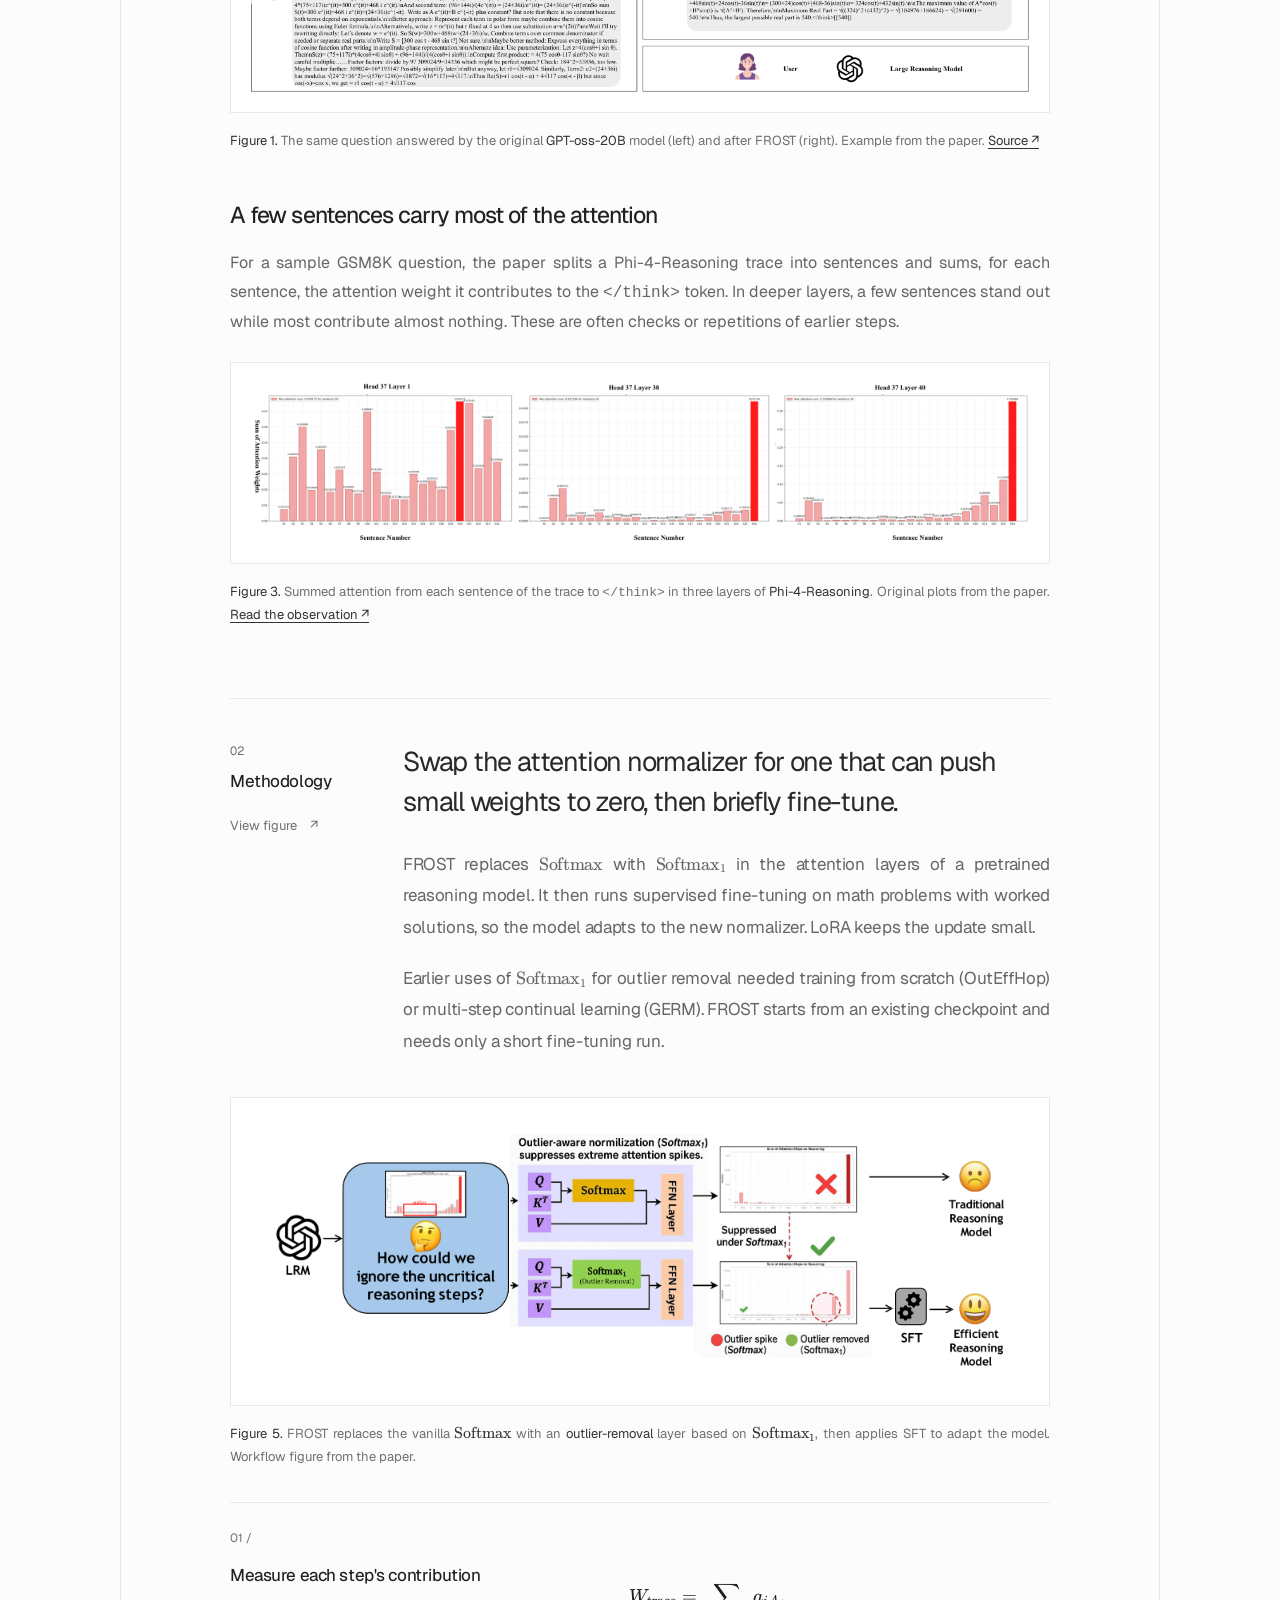
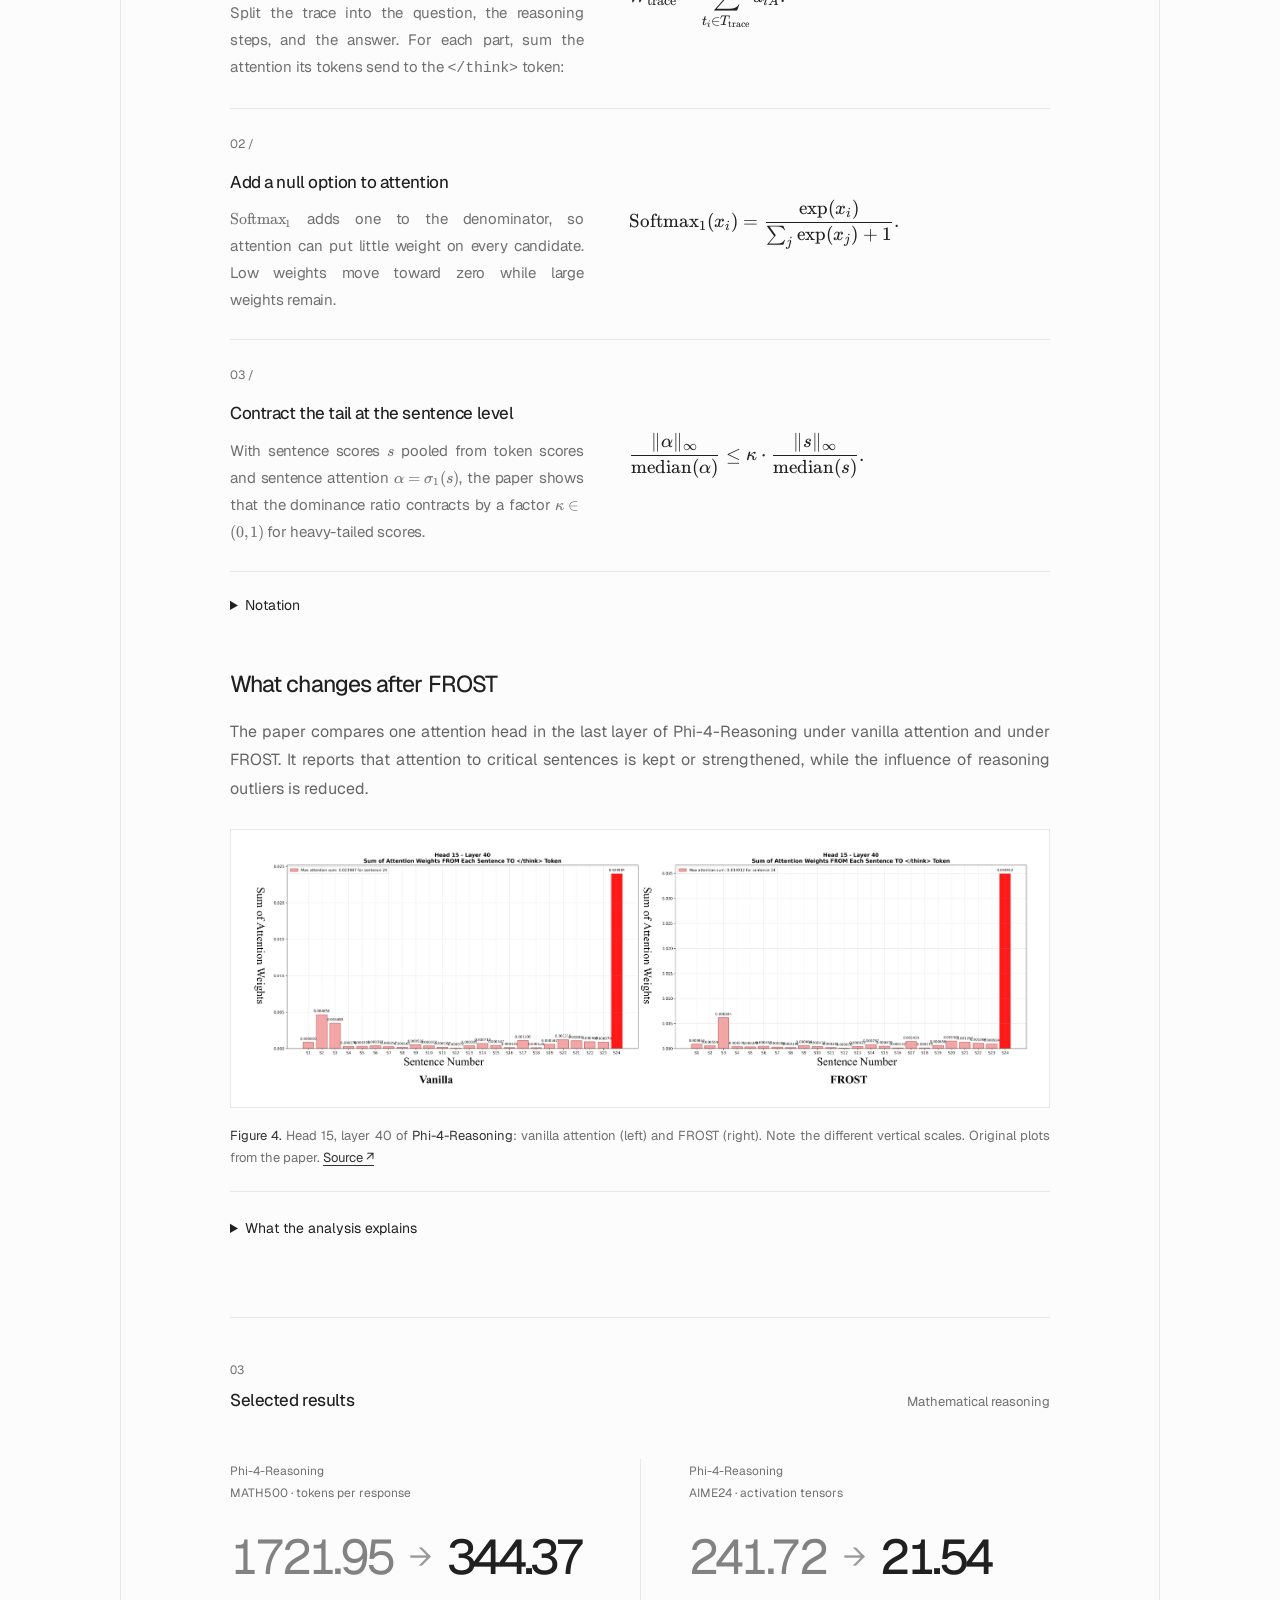
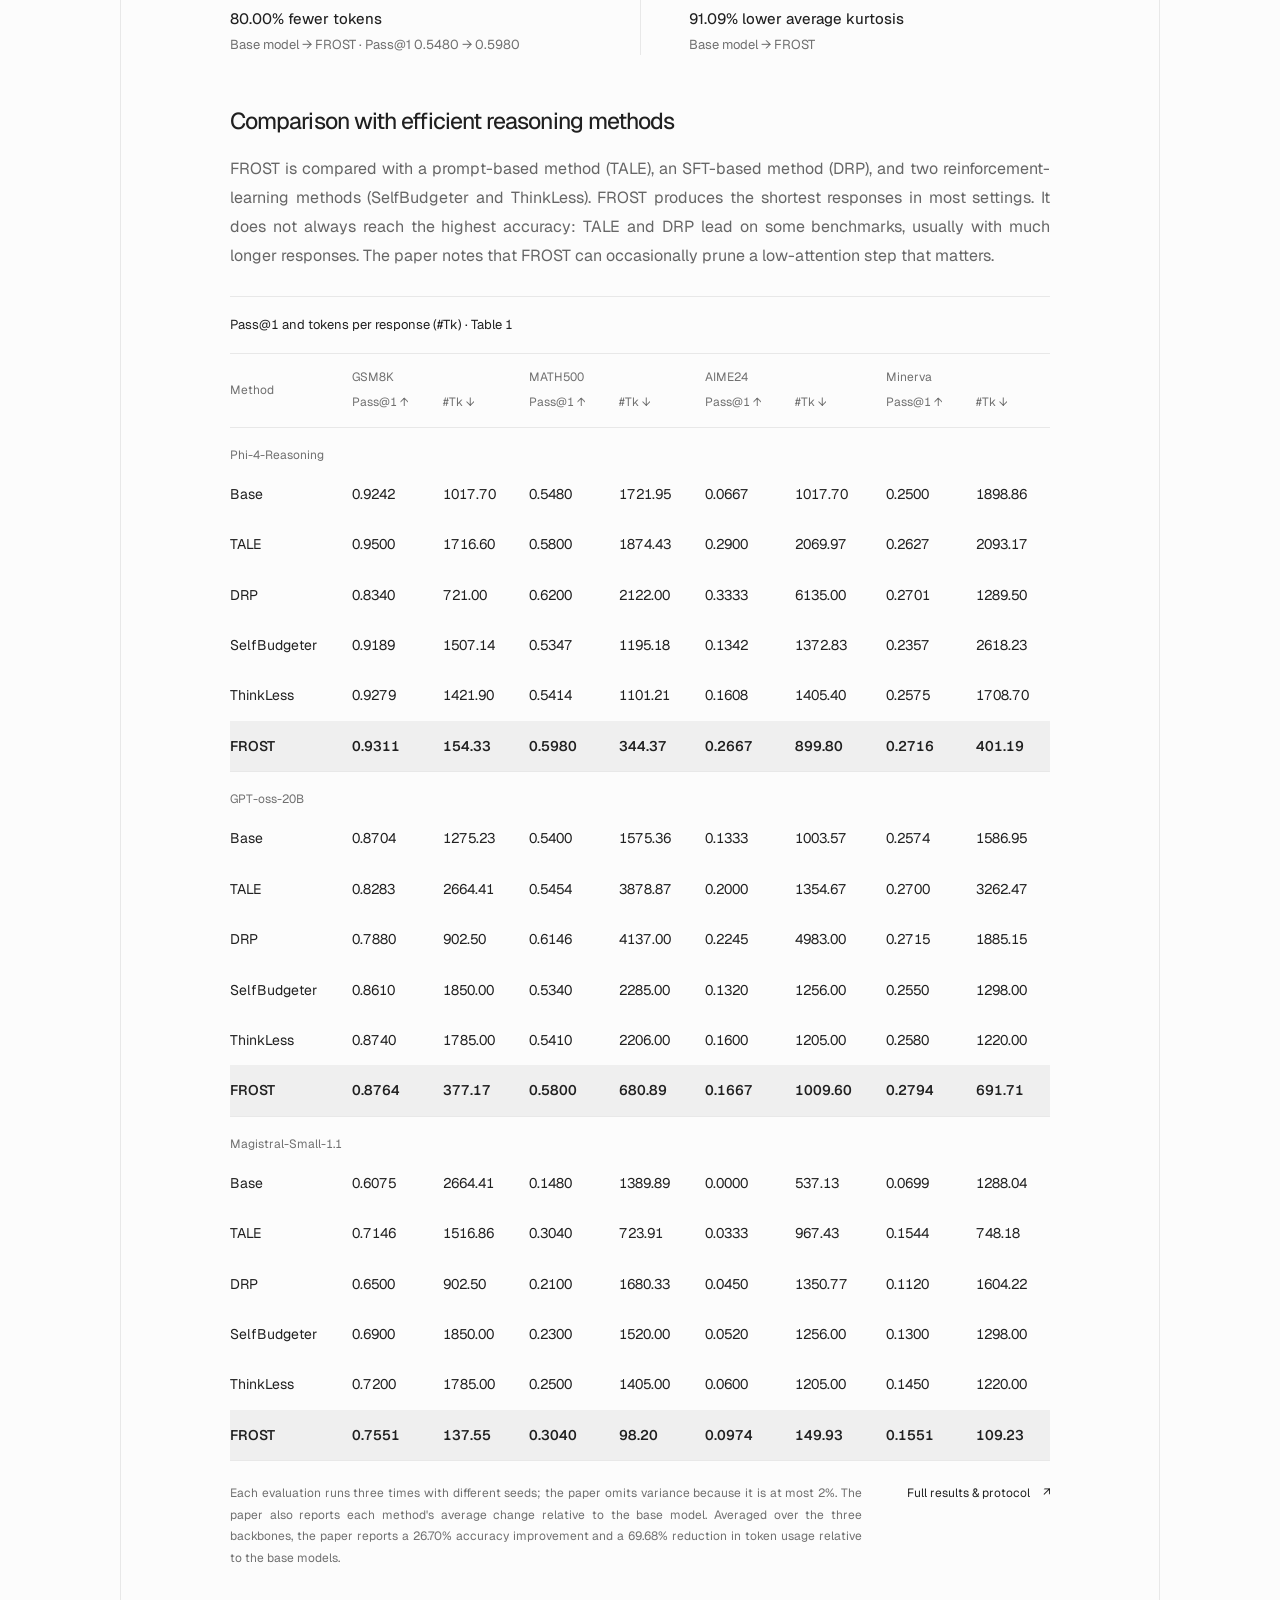
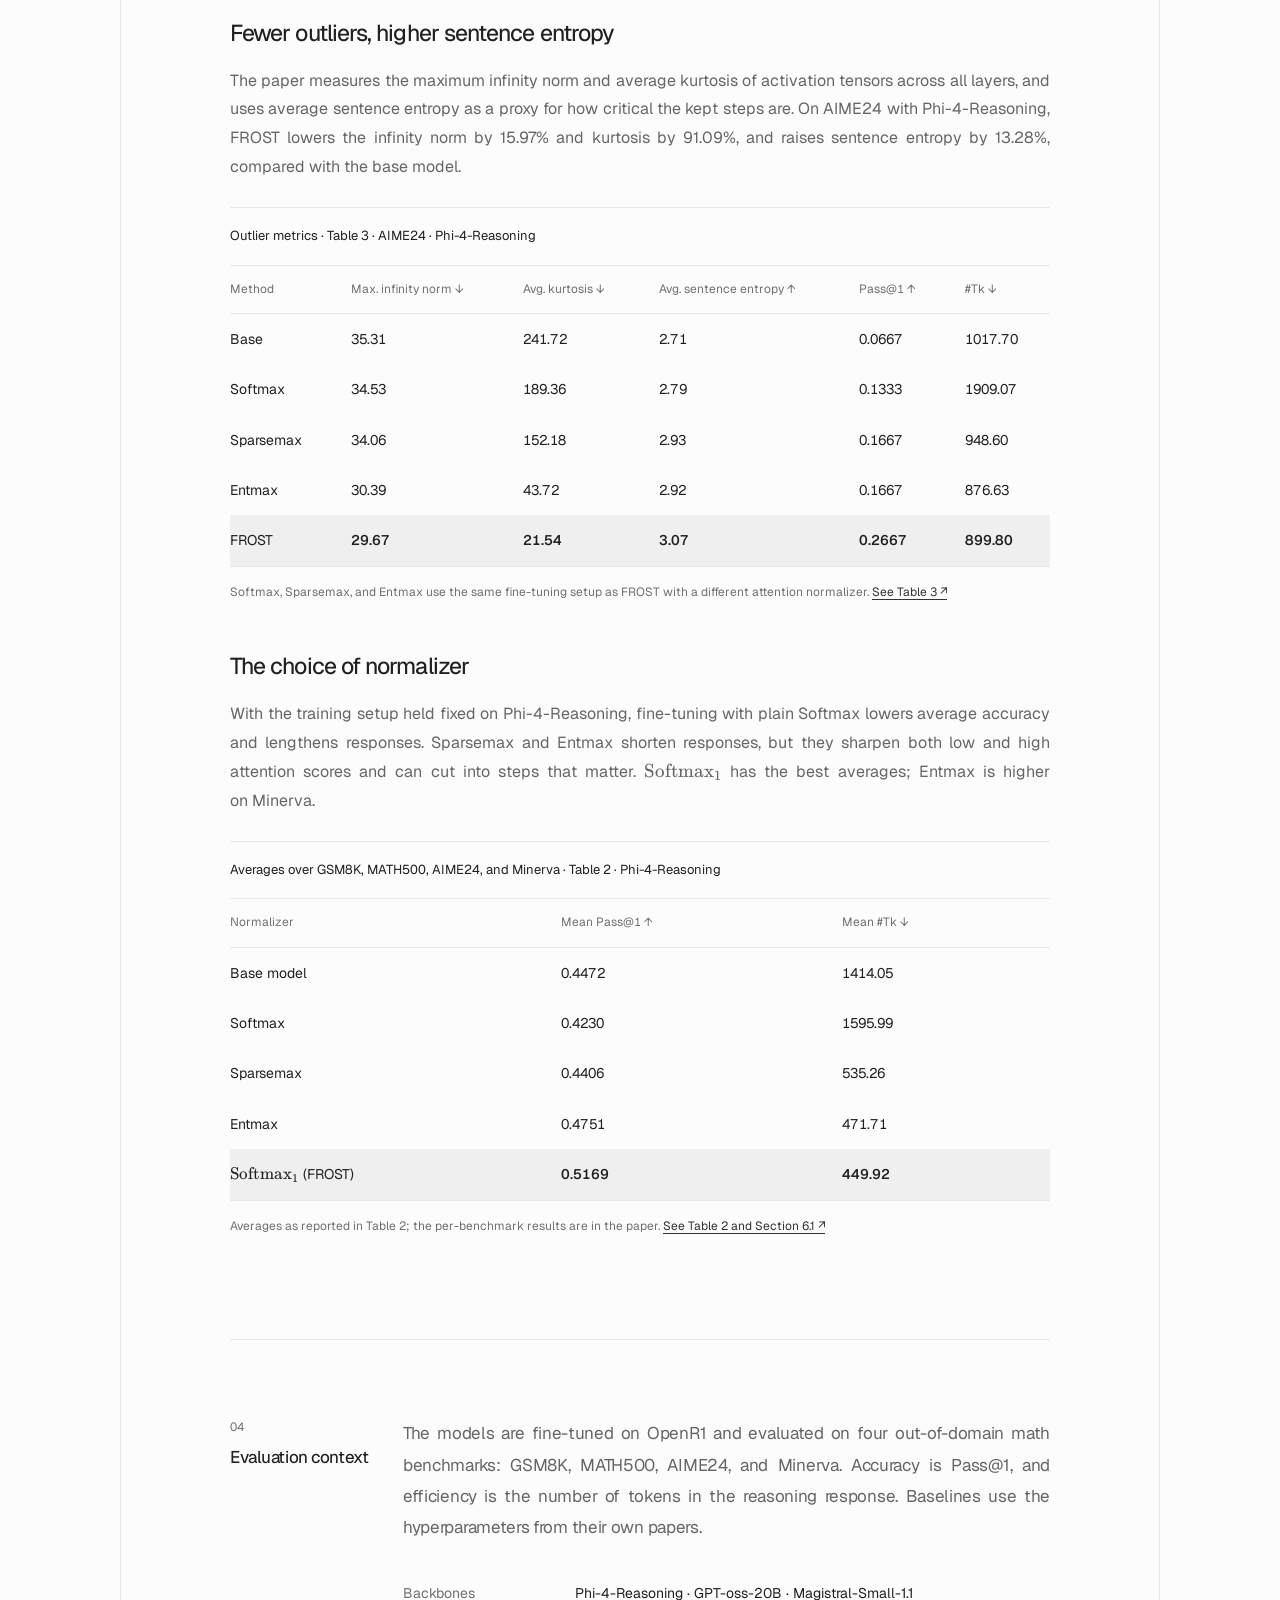
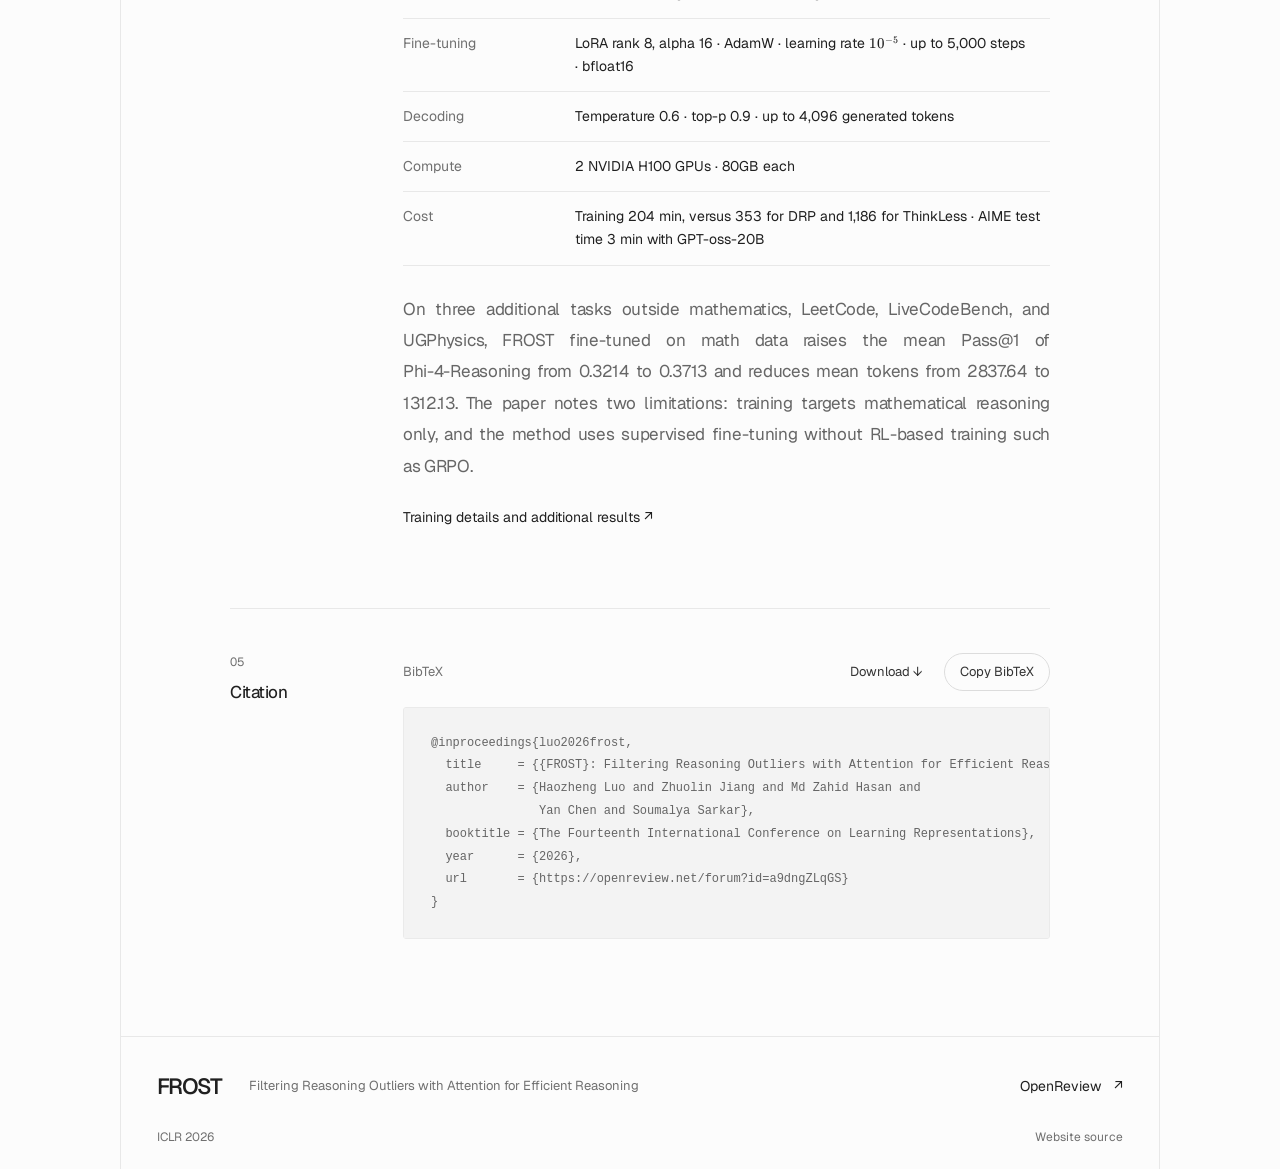
<file: frost/index.html>
<!doctype html>
<html lang="en">
<head>
  <meta charset="utf-8">
  <meta name="viewport" content="width=device-width, initial-scale=1">
  <meta name="theme-color" content="#171717">
  <title>FROST · Filtering Reasoning Outliers with Attention for Efficient Reasoning</title>
  <meta name="description" content="FROST replaces Softmax with Softmax1 and fine-tunes reasoning models so that low-attention reasoning steps are suppressed, giving shorter reasoning traces. ICLR 2026.">
  <meta property="og:title" content="FROST · Filtering Reasoning Outliers with Attention for Efficient Reasoning">
  <meta property="og:description" content="Attention-aware pruning of uncritical reasoning steps in large reasoning models. ICLR 2026.">
  <meta property="og:type" content="website">
  <meta name="citation_title" content="FROST: Filtering Reasoning Outliers with Attention for Efficient Reasoning">
  <meta name="citation_author" content="Haozheng Luo">
  <meta name="citation_author_institution" content="Northwestern University">
  <meta name="citation_author_institution" content="RTX Technology Research Center">
  <meta name="citation_author" content="Zhuolin Jiang">
  <meta name="citation_author_institution" content="RTX Technology Research Center">
  <meta name="citation_author" content="Md Zahid Hasan">
  <meta name="citation_author_institution" content="RTX Technology Research Center">
  <meta name="citation_author_institution" content="Iowa State University">
  <meta name="citation_author" content="Yan Chen">
  <meta name="citation_author_institution" content="Northwestern University">
  <meta name="citation_author" content="Soumalya Sarkar">
  <meta name="citation_author_institution" content="RTX Technology Research Center">
  <meta name="citation_publication_date" content="2026">
  <meta name="citation_conference_title" content="The Fourteenth International Conference on Learning Representations">
  <meta name="citation_arxiv_id" content="2601.19001">
  <meta name="citation_pdf_url" content="https://arxiv.org/pdf/2601.19001">
  <link rel="icon" type="image/svg+xml" href="data:image/svg+xml,%3Csvg xmlns='http://www.w3.org/2000/svg' viewBox='0 0 64 64'%3E%3Crect width='64' height='64' rx='16' fill='%23171717'/%3E%3Cpath d='M23 48V16h20M23 32h16' fill='none' stroke='white' stroke-width='5'/%3E%3C/svg%3E">
  <link rel="canonical" href="https://oasis-research.github.io/frost/">
  <meta property="og:url" content="https://oasis-research.github.io/frost/">
  <link rel="preconnect" href="https://fonts.googleapis.com">
  <link rel="preconnect" href="https://fonts.gstatic.com" crossorigin>
  <link href="https://fonts.googleapis.com/css2?family=Geist:wght@400;450;500;550;600&display=swap" rel="stylesheet">
  <link rel="stylesheet" href="../assets/vendor/katex/katex.min.css">
  <link rel="stylesheet" href="../styles.css?v=17">
  <style>
    /* Authors without a verified profile link keep the linked names' spacing. */
    .authors > span { white-space: nowrap; }
    .results-table th, .results-table td { padding-inline: 12px; }
    .results-table thead tr + tr th { padding-top: 0; }
    .results-table thead tr + tr th:first-child { padding-left: 12px; }
    .results-table thead th[colspan] { padding-bottom: 6px; }
    .results-table tbody th, .results-table thead th:first-child { padding-left: 0; }
    .results-table .group-row { border-top: 1px solid var(--line); }
    .results-table .group-row th { padding: 18px 0 4px; font-size: 12px; color: var(--muted); }
    .results-table .ours th { font-weight: 550; }
  </style>
  <script src="../assets/vendor/katex/katex.min.js" defer></script>
  <script src="../assets/vendor/katex/contrib/auto-render.min.js" defer></script>
  <script src="../script.js?v=4" defer></script>
</head>
<body>
  <a class="skip-link" href="#main">Skip to content</a>
  <div class="site-frame">
    <header class="site-header">
      <a class="wordmark" href="./" aria-label="FROST home"><span class="brand-symbol" aria-hidden="true">❄️</span>FROST<span class="wordmark-note">ICLR 2026</span></a>
      <nav aria-label="Main navigation"><a href="#motivation">Motivation</a><a href="#methodology">Methodology</a><a href="#results">Results</a><a href="#citation">Citation</a>
        <div class="nav-menu">
          <button type="button" class="nav-menu-toggle" aria-expanded="false" aria-controls="related-work">Related work <span class="nav-caret" aria-hidden="true">▾</span></button>
          <ul class="nav-menu-list" id="related-work">
            <li><a href="../"><span class="nav-menu-name">OASIS</span><span class="nav-menu-title">Attention Sinks and Outliers in Attention Residuals</span><span class="nav-menu-venue">NeurIPS 2026</span></a></li>
            <li><a href="./" aria-current="page"><span class="nav-menu-name">FROST</span><span class="nav-menu-title">Filtering Reasoning Outliers with Attention for Efficient Reasoning</span><span class="nav-menu-venue">ICLR 2026</span></a></li>
            <li><a href="../boost/"><span class="nav-menu-name">BOOST</span><span class="nav-menu-title">Mind the Inconspicuous: Revealing the Hidden Weakness in Aligned LLMs' Refusal Boundaries</span><span class="nav-menu-venue">USENIX Security 2025</span></a></li>
            <li><a href="../germ/"><span class="nav-menu-name">GERM</span><span class="nav-menu-title">Fast and Low-Cost Genomic Foundation Models via Outlier Removal</span><span class="nav-menu-venue">ICML 2025</span></a></li>
            <li><a href="../outeffhop/"><span class="nav-menu-name">OutEffHop</span><span class="nav-menu-title">Outlier-Efficient Hopfield Layers for Large Transformer-Based Models</span><span class="nav-menu-venue">ICML 2024</span></a></li>
            <li class="nav-menu-group">Workshops</li>
            <li><a href="https://openreview.net/forum?id=kZBM2UYiQh"><span class="nav-menu-name">SpeechLM</span><span class="nav-menu-title">Fast Adaptation and Robust Quantization of Multi-Modal Foundation Models from Associative Memory</span><span class="nav-menu-venue">ES-FoMo II · ICML 2024</span></a></li>
            <li class="nav-menu-group">Toolkit</li>
            <li><a href="../hf-attention-normalizers/"><span class="nav-menu-name">hf-attention-normalizers</span><span class="nav-menu-title">Softmax1, Sparsemax, and Entmax15 attention backends for Hugging Face Transformers</span><span class="nav-menu-venue">Python package</span></a></li>
          </ul>
        </div></nav>
      <a class="header-paper" href="https://openreview.net/pdf?id=a9dngZLqGS">Read paper <span aria-hidden="true">↗</span></a>
    </header>
    <main id="main">
      <section class="hero" aria-labelledby="paper-title">
        <div class="paper-meta"><span>Research paper</span><span class="meta-divider" aria-hidden="true"></span><a href="https://openreview.net/forum?id=a9dngZLqGS">ICLR 2026</a></div>
        <h1 id="paper-title">FROST: Filtering Reasoning Outliers with Attention for Efficient Reasoning</h1>
        <p class="hero-deck">Shorter reasoning by suppressing <span class="nw">low-attention</span> steps.</p>
        <div class="resource-links">
          <a class="button primary" href="https://openreview.net/pdf?id=a9dngZLqGS">Read the paper <span aria-hidden="true">↗</span></a>
          <a class="button secondary" href="https://github.com/robinzixuan/FROST">View code <span aria-hidden="true">↗</span></a>
          <a class="text-link" href="https://openreview.net/forum?id=a9dngZLqGS">OpenReview <span aria-hidden="true">↗</span></a>
          <a class="text-link" href="https://arxiv.org/abs/2601.19001">arXiv <span aria-hidden="true">↗</span></a>
        </div>
      </section>
      <section class="author-band" aria-labelledby="author-heading">
        <h2 id="author-heading">Authors</h2>
        <div class="authors"><span>Haozheng Luo<sup aria-label="Northwestern University; RTX Technology Research Center; work done during an internship at RTRC">1,2,*</sup></span><span>Zhuolin Jiang<sup aria-label="RTX Technology Research Center">2</sup></span><span>Md Zahid Hasan<sup aria-label="RTX Technology Research Center; Iowa State University; work done during an internship at RTRC">2,3,*</sup></span><span>Yan Chen<sup aria-label="Northwestern University">1</sup></span><span>Soumalya Sarkar<sup aria-label="RTX Technology Research Center">2</sup></span></div>
        <p class="author-note"><span aria-hidden="true">*</span> Work carried out at the RTX Technology Research Center during a Summer 2025 internship.</p>
      </section>
      <section class="affiliation-band" aria-labelledby="affiliation-heading">
        <h2 id="affiliation-heading">Affiliations</h2>
        <ul class="affiliations"><li><span class="aff-logo"><img src="../assets/logos/northwestern.svg" alt="Northwestern University logo" loading="lazy" decoding="async"></span><span class="aff-name"><sup>1</sup>Northwestern University</span></li><li><span class="aff-logo"><img src="../assets/logos/rtx.svg" alt="RTX logo" loading="lazy" decoding="async"></span><span class="aff-name"><sup>2</sup>RTX Technology Research Center</span></li><li><span class="aff-logo"><img src="../assets/logos/iowa-state.svg" alt="Iowa State University logo" loading="lazy" decoding="async"></span><span class="aff-name"><sup>3</sup>Iowa State University</span></li></ul>
      </section>
      <section id="motivation" class="motivation-section" aria-labelledby="motivation-heading">
        <div class="reading-intro">
          <div class="section-label"><span class="section-number">01</span><h2 id="motivation-heading">Motivation</h2></div>
          <div class="prose">
            <p class="lead">Large reasoning models often keep reasoning after the useful work is done. Many of those extra steps receive little attention when the model produces its answer.</p>
            <p>Much of the extra length comes from repeated <span class="nw">self-verification</span>. Existing efficient-reasoning methods either prune at the token level, which can cut into a step that is naturally a whole sentence, or refine reasoning paths iteratively at the sentence level, which adds training cost and latency.</p>
            <p>The paper looks at how much attention each sentence of a reasoning trace sends to the end of thinking. It calls sentences with low attention and a negligible contribution to the final answer <em>reasoning outliers</em>, and treats them like the attention outliers studied in earlier work.</p>
          </div>
        </div>
        <figure class="paper-figure"><a class="figure-image compact-figure" href="assets/example.png" aria-label="Open the GPT-oss-20B example at full size"><img src="assets/example.png" width="2460" height="615" alt="Figure 1: the same complex-number question answered by the original GPT-oss-20B model and by FROST. The original response is long and contains repeated restarts and checks; the FROST response is much shorter and reaches the answer 540." loading="lazy"></a><figcaption><span>Figure 1.</span> The same question answered by the original <span class="nw">GPT-oss-20B</span> model (left) and after FROST (right). Example from the paper. <a href="https://arxiv.org/pdf/2601.19001#page=2">Source ↗</a></figcaption></figure>
        <div class="subsection-heading"><h3>A few sentences carry most of the attention</h3><p>For a sample GSM8K question, the paper splits a <span class="nw">Phi-4-Reasoning</span> trace into sentences and sums, for each sentence, the attention weight it contributes to the <code>&lt;/think&gt;</code> token. In deeper layers, a few sentences stand out while most contribute almost nothing. These are often checks or repetitions of earlier steps.</p></div>
        <figure class="paper-figure"><a class="figure-image compact-figure" href="assets/observation-distribution.png" aria-label="Open the per-sentence attention plots at full size"><img src="assets/observation-distribution.png" width="1956" height="404" alt="Figure 3: bar charts of the summed attention from each of 24 sentences to the end-of-thinking token, for three layers of Phi-4-Reasoning. In the shallowest layer contributions are spread out; in the two deeper layers the final sentence dominates and most other sentences are close to zero." loading="lazy"></a><figcaption><span>Figure 3.</span> Summed attention from each sentence of the trace to <code>&lt;/think&gt;</code> in three layers of <span class="nw">Phi-4-Reasoning</span>. Original plots from the paper. <a href="https://arxiv.org/pdf/2601.19001#page=4">Read the observation ↗</a></figcaption></figure>
      </section>
      <section id="methodology" class="method-section" aria-labelledby="method-heading">
        <div class="reading-intro method-intro-grid"><div class="section-label"><span class="section-number">02</span><h2 id="method-heading">Methodology</h2><a class="text-link section-link" href="assets/method.png">View figure <span aria-hidden="true">↗</span></a></div>
        <div class="method-intro prose"><p class="lead">Swap the attention normalizer for one that can push small weights to zero, then briefly fine-tune.</p><p>FROST replaces \(\operatorname{Softmax}\) with \(\operatorname{Softmax}_1\) in the attention layers of a pretrained reasoning model. It then runs supervised fine-tuning on math problems with worked solutions, so the model adapts to the new normalizer. LoRA keeps the update small.</p><p>Earlier uses of \(\operatorname{Softmax}_1\) for outlier removal needed training from scratch (OutEffHop) or <span class="nw">multi-step</span> continual learning (GERM). FROST starts from an existing checkpoint and needs only a short fine-tuning run.</p></div></div>
        <figure class="paper-figure">
          <a class="figure-image" href="assets/method.png" aria-label="Open the full-size FROST workflow figure"><img src="assets/method.png" width="1835" height="588" alt="FROST workflow. A large reasoning model's attention layer is changed from Softmax to Softmax1, which suppresses low-attention sentences. The model is then fine-tuned with SFT to produce an efficient reasoning model." loading="lazy"></a>
          <figcaption><span>Figure 5.</span> FROST replaces the vanilla \(\operatorname{Softmax}\) with an <span class="nw">outlier-removal</span> layer based on \(\operatorname{Softmax}_1\), then applies SFT to adapt the model. Workflow figure from the paper.</figcaption>
        </figure>
        <ol class="method-steps">
          <li>
            <div class="step-copy"><span class="step-index">01 /</span><h3>Measure each step's contribution</h3><p>Split the trace into the question, the reasoning steps, and the answer. For each part, sum the attention its tokens send to the <code>&lt;/think&gt;</code> token:</p></div>
            <div class="equation" tabindex="0" role="region" aria-label="Total attention from a trace component to the end-of-thinking token">
              \[
                W_{\text{trace}} = \sum_{t_i \in T_{\text{trace}}} a_{iA}.
              \]
            </div>
          </li>
          <li>
            <div class="step-copy"><span class="step-index">02 /</span><h3>Add a null option to attention</h3><p>\(\operatorname{Softmax}_1\) adds one to the denominator, so attention can put little weight on every candidate. Low weights move toward zero while large weights remain.</p></div>
            <div class="equation" tabindex="0" role="region" aria-label="Softmax one">
              \[
                \operatorname{Softmax}_1(x_i) = \frac{\exp(x_i)}{\sum_{j}\exp(x_j) + 1}.
              \]
            </div>
          </li>
          <li>
            <div class="step-copy"><span class="step-index">03 /</span><h3>Contract the tail at the sentence level</h3><p>With sentence scores \(s\) pooled from token scores and sentence attention \(\alpha=\sigma_1(s)\), the paper shows that the dominance ratio contracts by a factor \(\kappa\in(0,1)\) for heavy-tailed scores.</p></div>
            <div class="equation" tabindex="0" role="region" aria-label="Sentence-level tail contraction">
              \[
                \frac{\|\alpha\|_\infty}{\operatorname{median}(\alpha)}
                \le \kappa \cdot \frac{\|s\|_\infty}{\operatorname{median}(s)}.
              \]
            </div>
          </li>
        </ol>
        <details class="math-notation">
          <summary>Notation</summary>
          <p>\(a_{iA}\) is the attention weight from token \(t_i\) to the <code>&lt;/think&gt;</code> token, and \(T_{\text{trace}}\) is the set of tokens in one part of the trace. The sentence score \(s_i\) applies a monotone pooling operator, such as sum, mean, or max, to the token scores of sentence \(S_i\). \(\sigma_1\) is the \(\operatorname{Softmax}_1\) map over sentences. The contraction result is Theorem 5.1 and relies on Assumption 5.1. <a href="https://arxiv.org/pdf/2601.19001#page=6">See Section 5 of the paper.</a></p>
        </details>
        <div class="subsection-heading"><h3>What changes after FROST</h3><p>The paper compares one attention head in the last layer of <span class="nw">Phi-4-Reasoning</span> under vanilla attention and under FROST. It reports that attention to critical sentences is kept or strengthened, while the influence of reasoning outliers is reduced.</p></div>
        <figure class="paper-figure"><a class="figure-image compact-figure" href="assets/observation-frost.png" aria-label="Open the before-and-after attention plots at full size"><img src="assets/observation-frost.png" width="1825" height="555" alt="Figure 4: summed attention from each sentence to the end-of-thinking token for head 15 in layer 40, under vanilla attention (left) and FROST (right). The last sentence has the largest weight in both; the maximum rises from about 0.024 to about 0.035 under FROST." loading="lazy"></a><figcaption><span>Figure 4.</span> Head 15, layer 40 of <span class="nw">Phi-4-Reasoning</span>: vanilla attention (left) and FROST (right). Note the different vertical scales. Original plots from the paper. <a href="https://arxiv.org/pdf/2601.19001#page=5">Source ↗</a></figcaption></figure>
        <details class="research-details">
          <summary>What the analysis explains</summary>
          <div class="prose"><p>Theorem 5.2 bounds how much a sentence with attention at most \(\varepsilon\) can move the output distribution. The bound is \(\varepsilon\) times the product of the layers' operator-norm bounds, so it is \(O(\varepsilon)\) when those norms are roughly constant. Under the stated assumptions, sentences that receive little attention have little effect at inference.</p><p>The results assume properties of the \(\operatorname{Softmax}_1\) map, such as order preservation and tail contraction, and bounded values and operator norms. The experiments test the trained models directly. <a href="https://arxiv.org/pdf/2601.19001#page=6">Read Section 5 and its assumptions.</a></p></div>
        </details>
      </section>
      <section id="results" class="results-section" aria-labelledby="results-heading">
        <div class="wide-section-heading"><div class="section-label"><span class="section-number">03</span><h2 id="results-heading">Selected results</h2></div><span class="section-aside">Mathematical reasoning</span></div>
        <div class="result-highlights">
          <article>
            <p class="metric-label"><span class="nw">Phi-4-Reasoning</span> <span>MATH500 · tokens per response</span></p>
            <div class="metric-values"><span class="metric-before">1721.95</span><span class="metric-arrow" aria-hidden="true">→</span><strong>344.37</strong></div>
            <div class="metric-context"><h3>80.00% fewer tokens</h3><p>Base model → FROST · Pass@1 0.5480 → 0.5980</p></div>
          </article>
          <article>
            <p class="metric-label"><span class="nw">Phi-4-Reasoning</span> <span>AIME24 · activation tensors</span></p>
            <div class="metric-values"><span class="metric-before">241.72</span><span class="metric-arrow" aria-hidden="true">→</span><strong>21.54</strong></div>
            <div class="metric-context"><h3>91.09% lower average kurtosis</h3><p>Base model → FROST</p></div>
          </article>
        </div>
        <div class="subsection-heading"><h3>Comparison with efficient reasoning methods</h3><p>FROST is compared with a prompt-based method (TALE), an <span class="nw">SFT-based</span> method (DRP), and two reinforcement-learning methods (SelfBudgeter and ThinkLess). FROST produces the shortest responses in most settings. It does not always reach the highest accuracy: TALE and DRP lead on some benchmarks, usually with much longer responses. The paper notes that FROST can occasionally prune a <span class="nw">low-attention</span> step that matters.</p></div>
        <div class="table-wrap" tabindex="0" role="region" aria-label="Main results table, scroll horizontally on small screens"><table class="results-table"><caption>Pass@1 and tokens per response (#Tk) · Table 1</caption><thead>
          <tr><th scope="col" rowspan="2">Method</th><th scope="colgroup" colspan="2">GSM8K</th><th scope="colgroup" colspan="2">MATH500</th><th scope="colgroup" colspan="2">AIME24</th><th scope="colgroup" colspan="2">Minerva</th></tr>
          <tr><th scope="col">Pass@1 <span aria-label="higher is better">↑</span></th><th scope="col">#Tk <span aria-label="lower is better">↓</span></th><th scope="col">Pass@1 ↑</th><th scope="col">#Tk ↓</th><th scope="col">Pass@1 ↑</th><th scope="col">#Tk ↓</th><th scope="col">Pass@1 ↑</th><th scope="col">#Tk ↓</th></tr>
        </thead><tbody>
          <tr class="group-row"><th scope="colgroup" colspan="9"><span class="nw">Phi-4-Reasoning</span></th></tr>
          <tr><th scope="row">Base</th><td>0.9242</td><td>1017.70</td><td>0.5480</td><td>1721.95</td><td>0.0667</td><td>1017.70</td><td>0.2500</td><td>1898.86</td></tr>
          <tr><th scope="row">TALE</th><td>0.9500</td><td>1716.60</td><td>0.5800</td><td>1874.43</td><td>0.2900</td><td>2069.97</td><td>0.2627</td><td>2093.17</td></tr>
          <tr><th scope="row">DRP</th><td>0.8340</td><td>721.00</td><td>0.6200</td><td>2122.00</td><td>0.3333</td><td>6135.00</td><td>0.2701</td><td>1289.50</td></tr>
          <tr><th scope="row">SelfBudgeter</th><td>0.9189</td><td>1507.14</td><td>0.5347</td><td>1195.18</td><td>0.1342</td><td>1372.83</td><td>0.2357</td><td>2618.23</td></tr>
          <tr><th scope="row">ThinkLess</th><td>0.9279</td><td>1421.90</td><td>0.5414</td><td>1101.21</td><td>0.1608</td><td>1405.40</td><td>0.2575</td><td>1708.70</td></tr>
          <tr class="ours"><th scope="row">FROST</th><td>0.9311</td><td>154.33</td><td>0.5980</td><td>344.37</td><td>0.2667</td><td>899.80</td><td>0.2716</td><td>401.19</td></tr>
          <tr class="group-row"><th scope="colgroup" colspan="9"><span class="nw">GPT-oss-20B</span></th></tr>
          <tr><th scope="row">Base</th><td>0.8704</td><td>1275.23</td><td>0.5400</td><td>1575.36</td><td>0.1333</td><td>1003.57</td><td>0.2574</td><td>1586.95</td></tr>
          <tr><th scope="row">TALE</th><td>0.8283</td><td>2664.41</td><td>0.5454</td><td>3878.87</td><td>0.2000</td><td>1354.67</td><td>0.2700</td><td>3262.47</td></tr>
          <tr><th scope="row">DRP</th><td>0.7880</td><td>902.50</td><td>0.6146</td><td>4137.00</td><td>0.2245</td><td>4983.00</td><td>0.2715</td><td>1885.15</td></tr>
          <tr><th scope="row">SelfBudgeter</th><td>0.8610</td><td>1850.00</td><td>0.5340</td><td>2285.00</td><td>0.1320</td><td>1256.00</td><td>0.2550</td><td>1298.00</td></tr>
          <tr><th scope="row">ThinkLess</th><td>0.8740</td><td>1785.00</td><td>0.5410</td><td>2206.00</td><td>0.1600</td><td>1205.00</td><td>0.2580</td><td>1220.00</td></tr>
          <tr class="ours"><th scope="row">FROST</th><td>0.8764</td><td>377.17</td><td>0.5800</td><td>680.89</td><td>0.1667</td><td>1009.60</td><td>0.2794</td><td>691.71</td></tr>
          <tr class="group-row"><th scope="colgroup" colspan="9"><span class="nw">Magistral-Small-1.1</span></th></tr>
          <tr><th scope="row">Base</th><td>0.6075</td><td>2664.41</td><td>0.1480</td><td>1389.89</td><td>0.0000</td><td>537.13</td><td>0.0699</td><td>1288.04</td></tr>
          <tr><th scope="row">TALE</th><td>0.7146</td><td>1516.86</td><td>0.3040</td><td>723.91</td><td>0.0333</td><td>967.43</td><td>0.1544</td><td>748.18</td></tr>
          <tr><th scope="row">DRP</th><td>0.6500</td><td>902.50</td><td>0.2100</td><td>1680.33</td><td>0.0450</td><td>1350.77</td><td>0.1120</td><td>1604.22</td></tr>
          <tr><th scope="row">SelfBudgeter</th><td>0.6900</td><td>1850.00</td><td>0.2300</td><td>1520.00</td><td>0.0520</td><td>1256.00</td><td>0.1300</td><td>1298.00</td></tr>
          <tr><th scope="row">ThinkLess</th><td>0.7200</td><td>1785.00</td><td>0.2500</td><td>1405.00</td><td>0.0600</td><td>1205.00</td><td>0.1450</td><td>1220.00</td></tr>
          <tr class="ours"><th scope="row">FROST</th><td>0.7551</td><td>137.55</td><td>0.3040</td><td>98.20</td><td>0.0974</td><td>149.93</td><td>0.1551</td><td>109.23</td></tr>
        </tbody></table></div>
        <div class="result-notes"><p>Each evaluation runs three times with different seeds; the paper omits variance because it is at most 2%. The paper also reports each method's average change relative to the base model. Averaged over the three backbones, the paper reports a 26.70% accuracy improvement and a 69.68% reduction in token usage relative to the base models.</p><a class="text-link" href="https://arxiv.org/pdf/2601.19001#page=8">Full results &amp; protocol <span aria-hidden="true">↗</span></a></div>
        <div class="subsection-heading"><h3>Fewer outliers, higher sentence entropy</h3><p>The paper measures the maximum infinity norm and average kurtosis of activation tensors across all layers, and uses average sentence entropy as a proxy for how critical the kept steps are. On AIME24 with <span class="nw">Phi-4-Reasoning</span>, FROST lowers the infinity norm by 15.97% and kurtosis by 91.09%, and raises sentence entropy by 13.28%, compared with the base model.</p></div>
        <div class="table-wrap" tabindex="0" role="region" aria-label="Outlier metrics on AIME24 with Phi-4-Reasoning"><table><caption>Outlier metrics · Table 3 · AIME24 · <span class="nw">Phi-4-Reasoning</span></caption><thead><tr><th scope="col">Method</th><th scope="col">Max. infinity norm ↓</th><th scope="col">Avg. kurtosis ↓</th><th scope="col">Avg. sentence entropy ↑</th><th scope="col">Pass@1 ↑</th><th scope="col">#Tk ↓</th></tr></thead><tbody>
          <tr><th scope="row">Base</th><td>35.31</td><td>241.72</td><td>2.71</td><td>0.0667</td><td>1017.70</td></tr>
          <tr><th scope="row">Softmax</th><td>34.53</td><td>189.36</td><td>2.79</td><td>0.1333</td><td>1909.07</td></tr>
          <tr><th scope="row">Sparsemax</th><td>34.06</td><td>152.18</td><td>2.93</td><td>0.1667</td><td>948.60</td></tr>
          <tr><th scope="row">Entmax</th><td>30.39</td><td>43.72</td><td>2.92</td><td>0.1667</td><td>876.63</td></tr>
          <tr class="ours"><th scope="row">FROST</th><td>29.67</td><td>21.54</td><td>3.07</td><td>0.2667</td><td>899.80</td></tr>
        </tbody></table></div>
        <p class="section-source">Softmax, Sparsemax, and Entmax use the same fine-tuning setup as FROST with a different attention normalizer. <a href="https://arxiv.org/pdf/2601.19001#page=9">See Table 3 ↗</a></p>
        <div class="subsection-heading"><h3>The choice of normalizer</h3><p>With the training setup held fixed on <span class="nw">Phi-4-Reasoning</span>, fine-tuning with plain Softmax lowers average accuracy and lengthens responses. Sparsemax and Entmax shorten responses, but they sharpen both low and high attention scores and can cut into steps that matter. \(\operatorname{Softmax}_1\) has the best averages; Entmax is higher on Minerva.</p></div>
        <div class="table-wrap" tabindex="0" role="region" aria-label="Average results across four benchmarks by attention normalizer"><table><caption>Averages over GSM8K, MATH500, AIME24, and Minerva · Table 2 · <span class="nw">Phi-4-Reasoning</span></caption><thead><tr><th scope="col">Normalizer</th><th scope="col">Mean Pass@1 ↑</th><th scope="col">Mean #Tk ↓</th></tr></thead><tbody>
          <tr><th scope="row">Base model</th><td>0.4472</td><td>1414.05</td></tr>
          <tr><th scope="row">Softmax</th><td>0.4230</td><td>1595.99</td></tr>
          <tr><th scope="row">Sparsemax</th><td>0.4406</td><td>535.26</td></tr>
          <tr><th scope="row">Entmax</th><td>0.4751</td><td>471.71</td></tr>
          <tr class="ours"><th scope="row">\(\operatorname{Softmax}_1\) (FROST)</th><td>0.5169</td><td>449.92</td></tr>
        </tbody></table></div>
        <p class="section-source">Averages as reported in Table 2; the per-benchmark results are in the paper. <a href="https://arxiv.org/pdf/2601.19001#page=9">See Table 2 and Section 6.1 ↗</a></p>
      </section>
      <section id="evaluation" class="reading-section evaluation-section" aria-labelledby="evaluation-heading">
        <div class="section-label"><span class="section-number">04</span><h2 id="evaluation-heading">Evaluation context</h2></div>
        <div class="prose"><p>The models are fine-tuned on OpenR1 and evaluated on four <span class="nw">out-of-domain</span> math benchmarks: GSM8K, MATH500, AIME24, and Minerva. Accuracy is Pass@1, and efficiency is the number of tokens in the reasoning response. Baselines use the hyperparameters from their own papers.</p>
          <dl class="protocol"><div><dt>Backbones</dt><dd><span class="nw">Phi-4-Reasoning</span> · <span class="nw">GPT-oss-20B</span> · <span class="nw">Magistral-Small-1.1</span></dd></div><div><dt>Fine-tuning</dt><dd>LoRA rank 8, alpha 16 · AdamW · learning rate \(10^{-5}\) · up to 5,000 steps · bfloat16</dd></div><div><dt>Decoding</dt><dd>Temperature 0.6 · <span class="nw">top-p</span> 0.9 · up to 4,096 generated tokens</dd></div><div><dt>Compute</dt><dd>2 NVIDIA H100 GPUs · 80GB each</dd></div><div><dt>Cost</dt><dd>Training 204 min, versus 353 for DRP and 1,186 for ThinkLess · AIME test time 3 min with <span class="nw">GPT-oss-20B</span></dd></div></dl>
          <p>On three additional tasks outside mathematics, LeetCode, LiveCodeBench, and UGPhysics, FROST fine-tuned on math data raises the mean Pass@1 of <span class="nw">Phi-4-Reasoning</span> from 0.3214 to 0.3713 and reduces mean tokens from 2837.64 to 1312.13. The paper notes two limitations: training targets mathematical reasoning only, and the method uses supervised fine-tuning without <span class="nw">RL-based</span> training such as GRPO.</p><a class="text-link" href="https://arxiv.org/pdf/2601.19001#page=17">Training details and additional results ↗</a>
        </div>
      </section>
      <section id="citation" class="reading-section citation" aria-labelledby="citation-heading">
        <div class="section-label"><span class="section-number">05</span><h2 id="citation-heading">Citation</h2></div>
        <div class="citation-content"><div class="citation-top"><span>BibTeX</span><div class="citation-actions"><a href="citation.bib" download>Download <span aria-hidden="true">↓</span></a><button type="button" id="copy-citation">Copy BibTeX</button></div></div><pre><code id="bibtex">@inproceedings{luo2026frost,
  title     = {{FROST}: Filtering Reasoning Outliers with Attention for Efficient Reasoning},
  author    = {Haozheng Luo and Zhuolin Jiang and Md Zahid Hasan and
               Yan Chen and Soumalya Sarkar},
  booktitle = {The Fourteenth International Conference on Learning Representations},
  year      = {2026},
  url       = {https://openreview.net/forum?id=a9dngZLqGS}
}</code></pre><p class="copy-status" id="copy-status" role="status" aria-live="polite"></p></div>
      </section>
    </main>
    <footer><div class="footer-top"><a class="wordmark" href="./">FROST</a><p>Filtering Reasoning Outliers with Attention for Efficient Reasoning</p><a class="text-link" href="https://openreview.net/forum?id=a9dngZLqGS">OpenReview <span aria-hidden="true">↗</span></a></div><div class="footer-bottom"><span>ICLR 2026</span><a href="https://github.com/oasis-research/oasis-research.github.io">Website source</a></div></footer>
  </div>
</body>
</html>
</file>
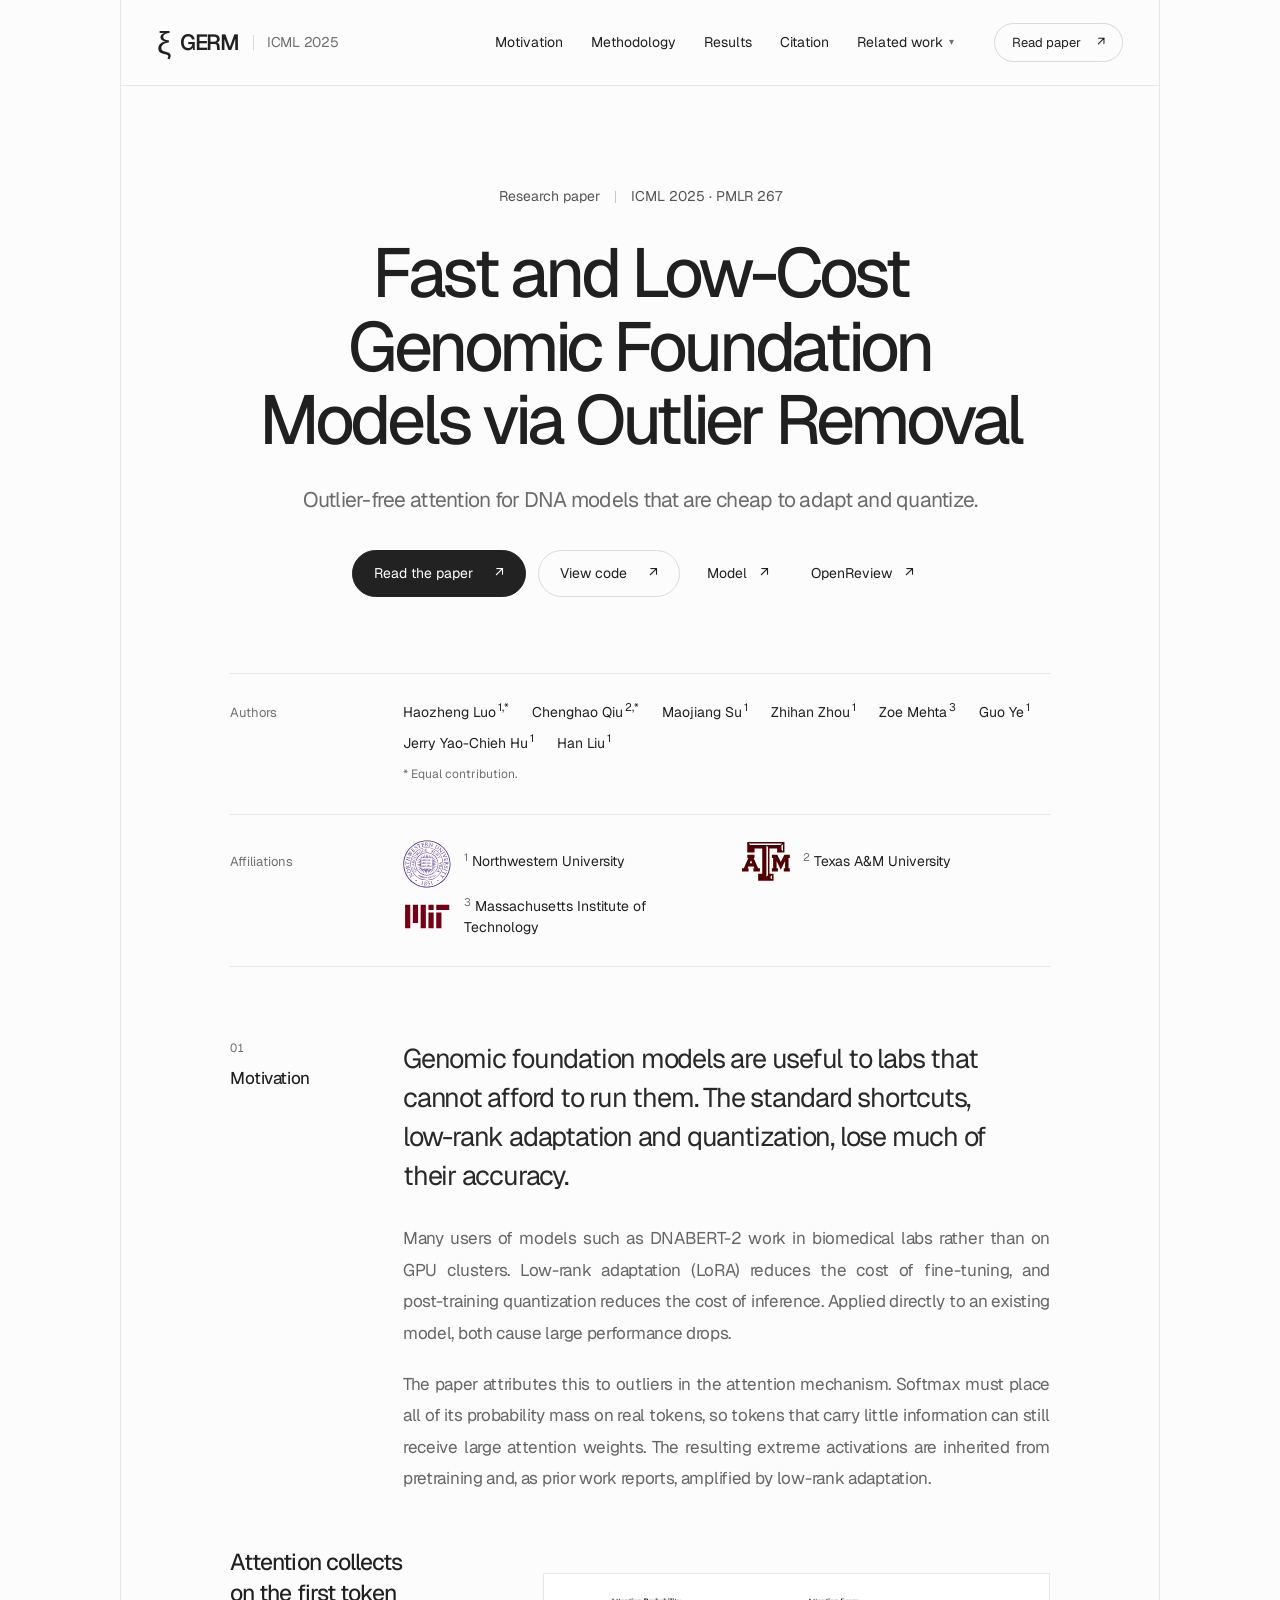
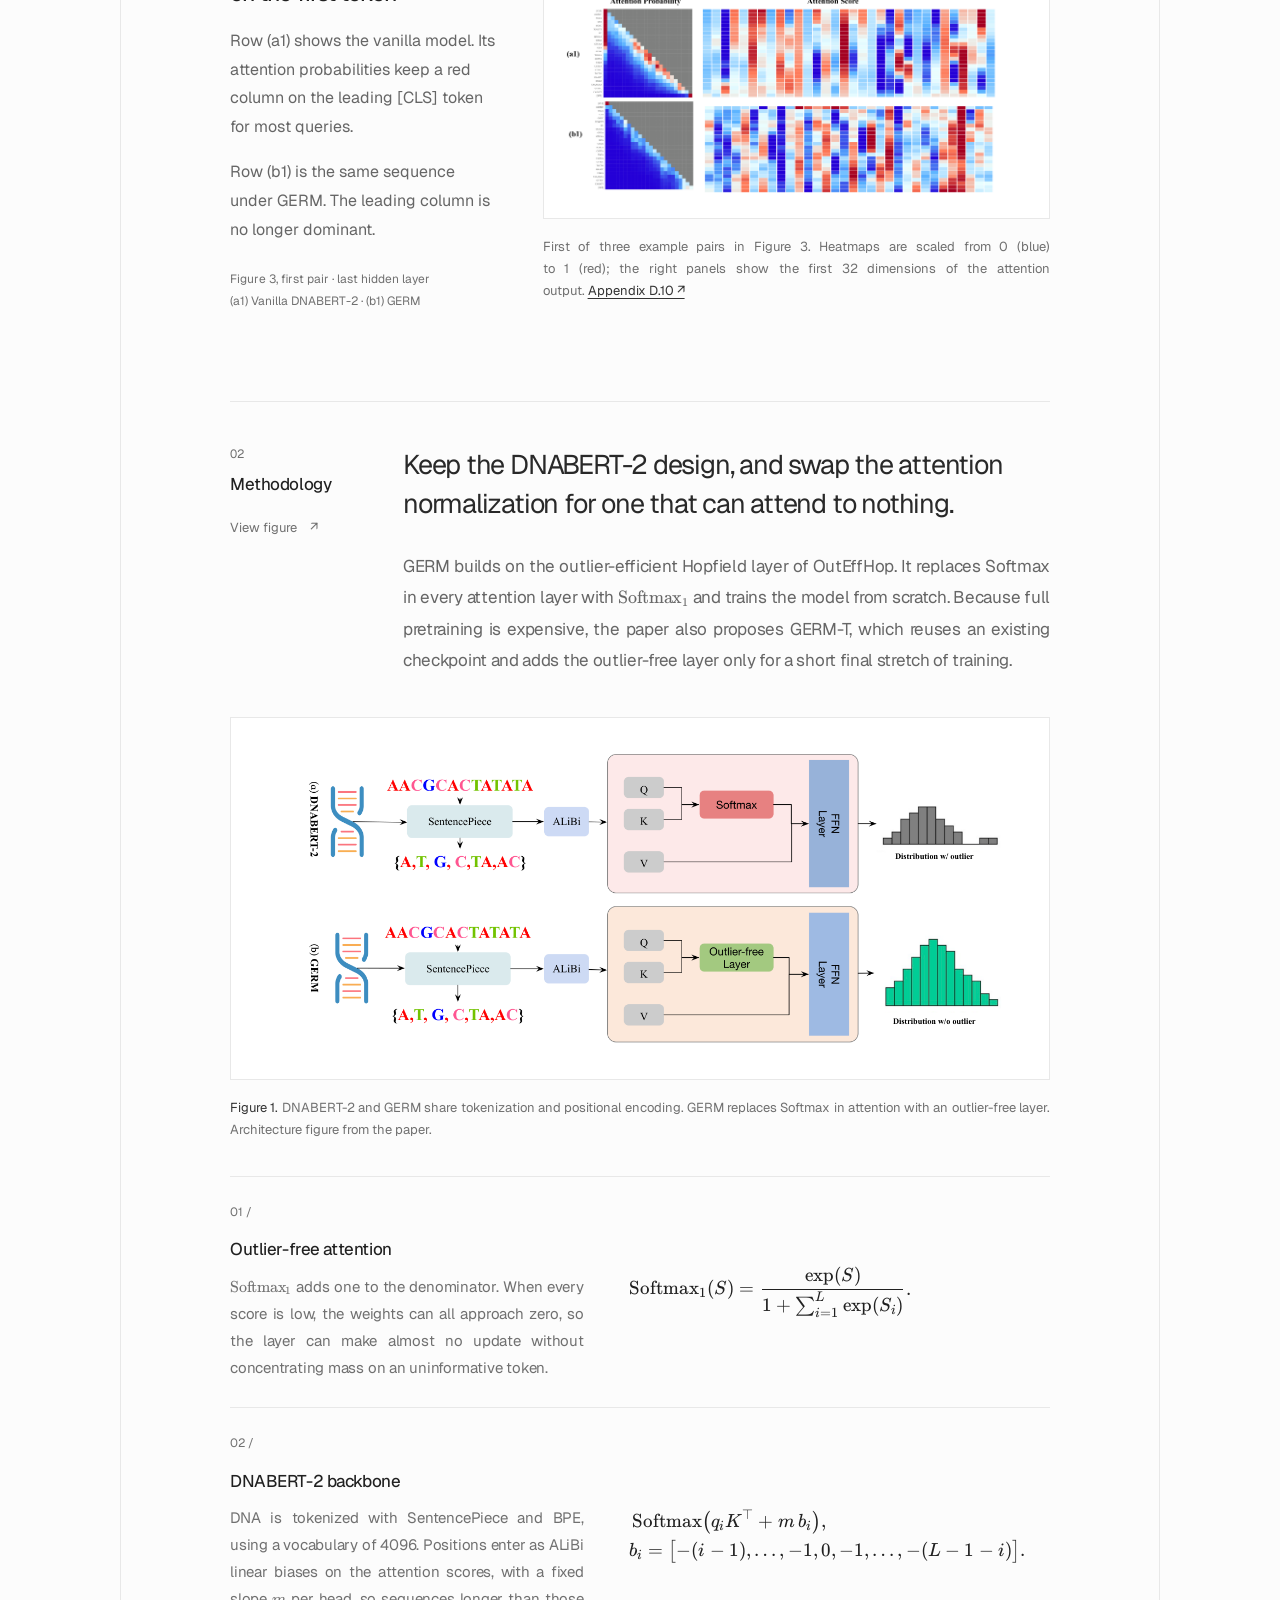
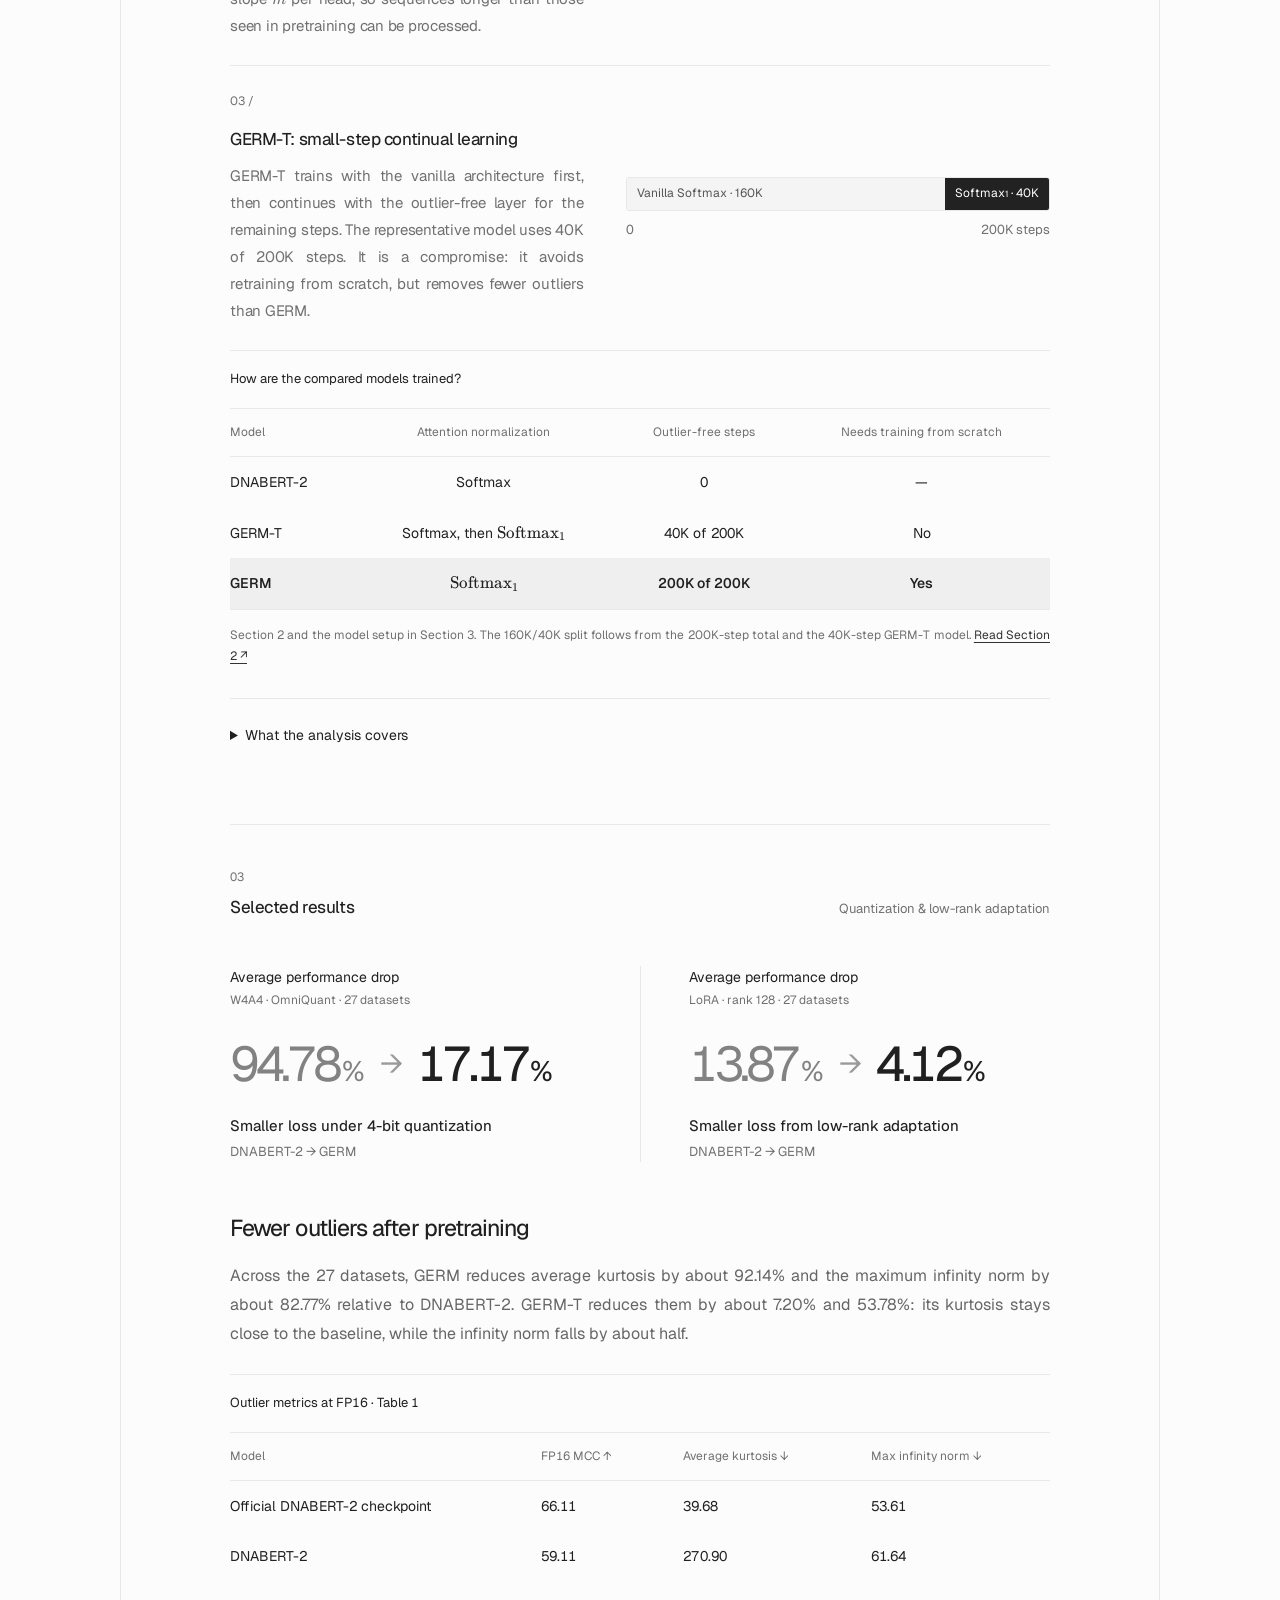
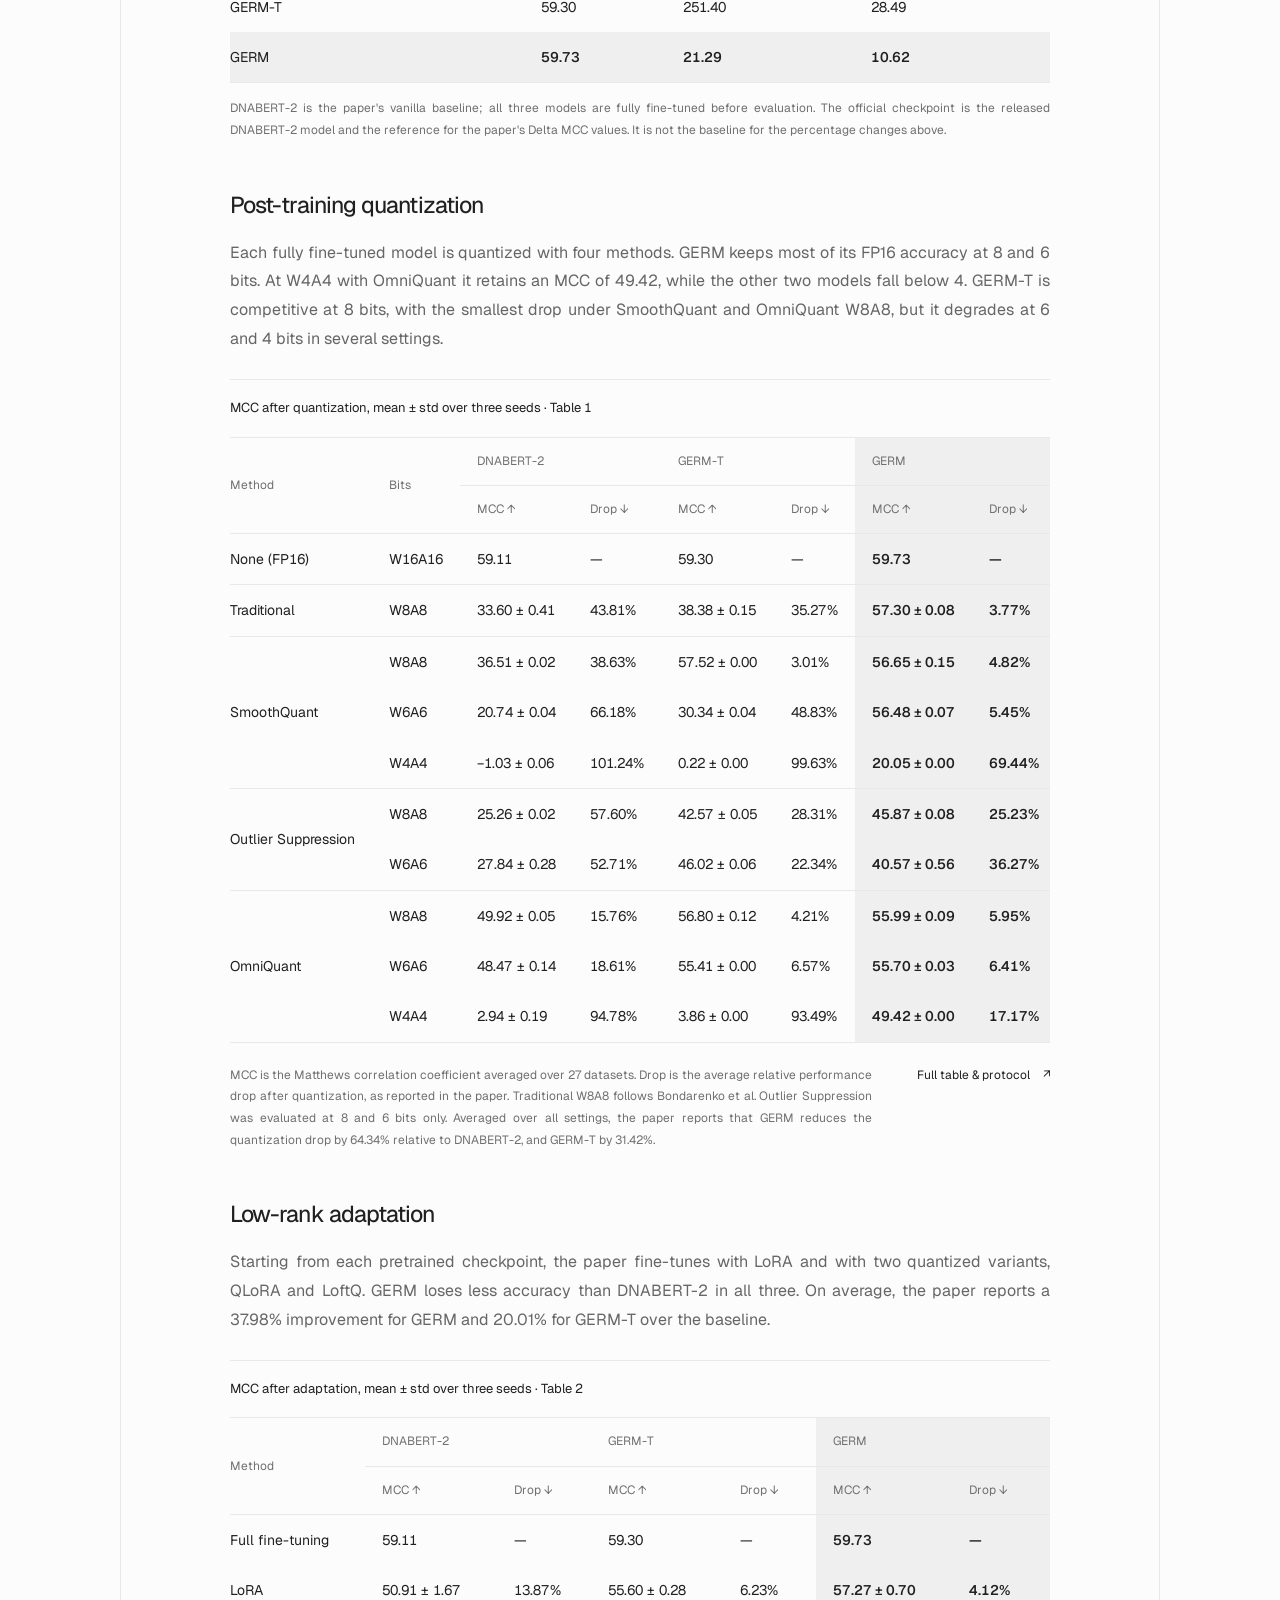
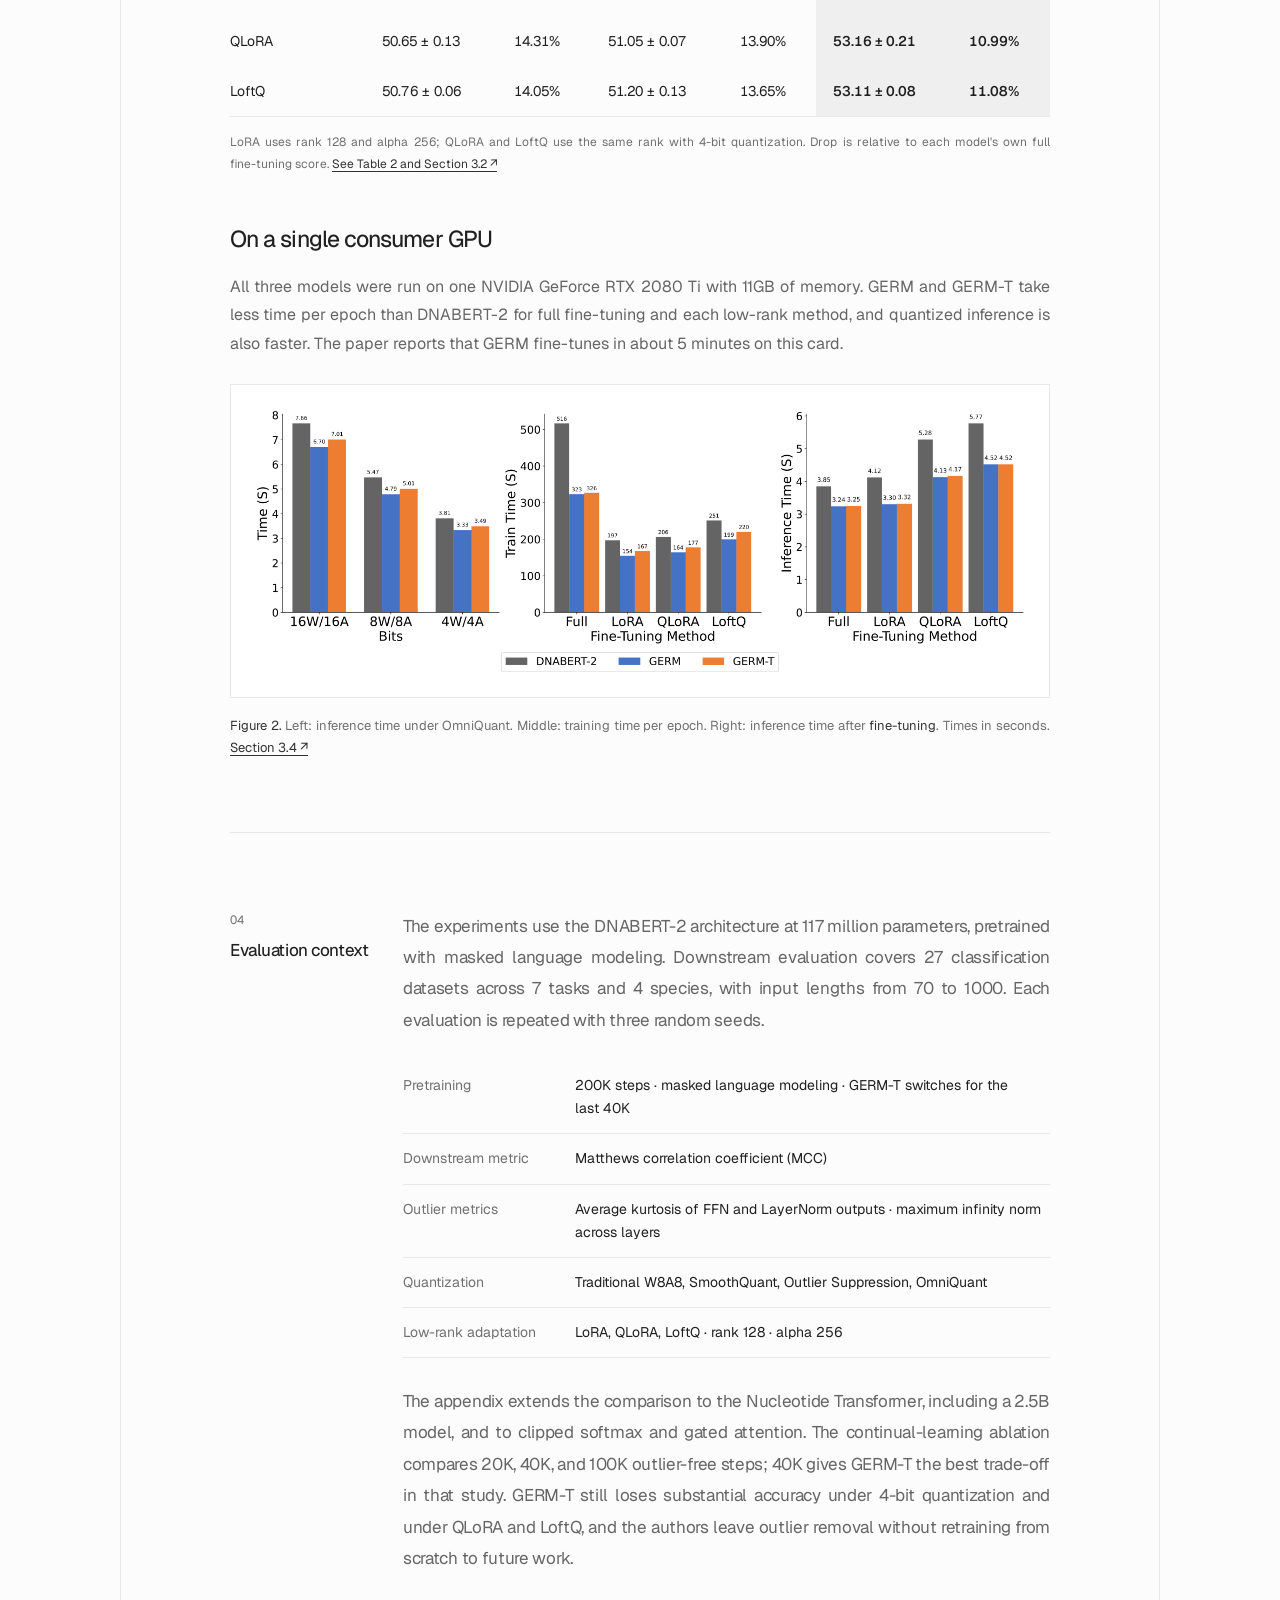
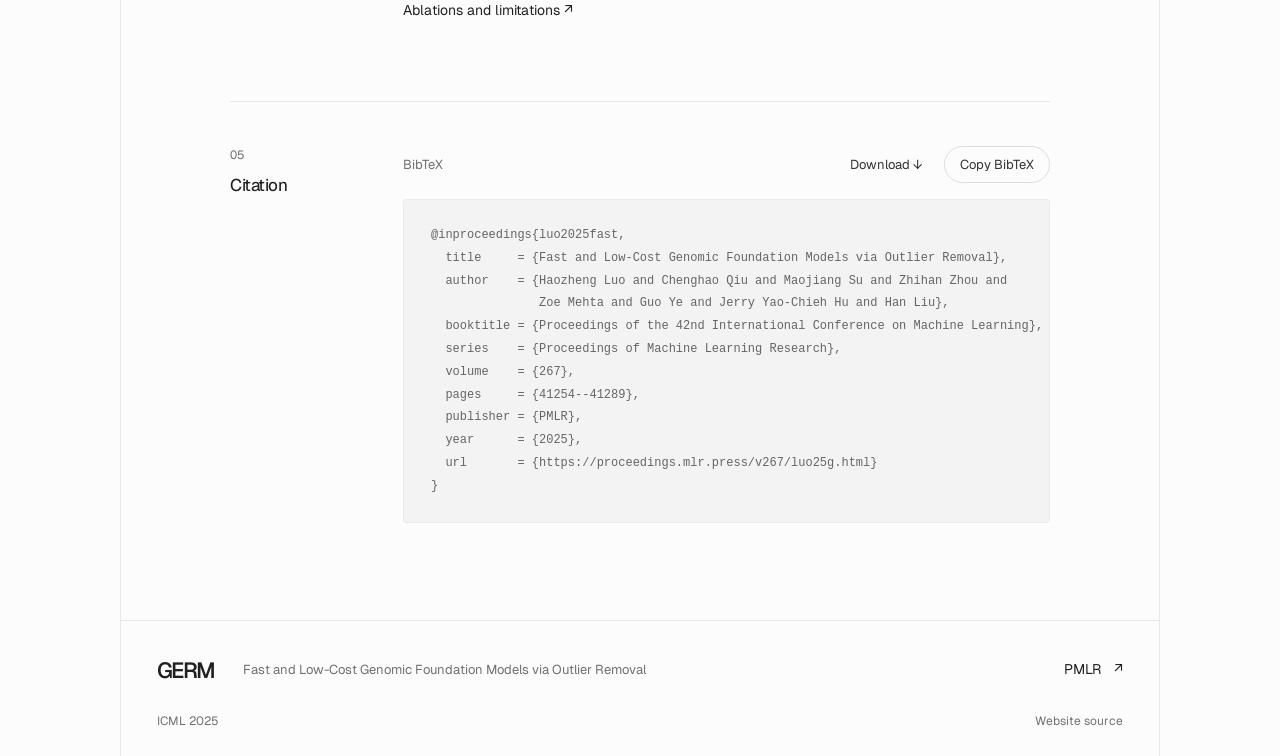
<file: germ/index.html>
<!doctype html>
<html lang="en">
<head>
  <meta charset="utf-8">
  <meta name="viewport" content="width=device-width, initial-scale=1">
  <meta name="theme-color" content="#171717">
  <title>GERM · Fast and Low-Cost Genomic Foundation Models via Outlier Removal</title>
  <meta name="description" content="GERM replaces vanilla attention in a DNABERT-2-style genomic foundation model with an outlier-free layer, improving low-rank adaptation and post-training quantization. ICML 2025.">
  <meta property="og:title" content="GERM · Fast and Low-Cost Genomic Foundation Models via Outlier Removal">
  <meta property="og:description" content="An outlier-free genomic foundation model for low-rank adaptation and quantization on limited hardware. ICML 2025.">
  <meta property="og:type" content="website">
  <meta name="citation_title" content="Fast and Low-Cost Genomic Foundation Models via Outlier Removal">
  <meta name="citation_author" content="Haozheng Luo">
  <meta name="citation_author_institution" content="Northwestern University">
  <meta name="citation_author" content="Chenghao Qiu">
  <meta name="citation_author_institution" content="Texas A&amp;M University">
  <meta name="citation_author" content="Maojiang Su">
  <meta name="citation_author_institution" content="Northwestern University">
  <meta name="citation_author" content="Zhihan Zhou">
  <meta name="citation_author_institution" content="Northwestern University">
  <meta name="citation_author" content="Zoe Mehta">
  <meta name="citation_author_institution" content="Massachusetts Institute of Technology">
  <meta name="citation_author" content="Guo Ye">
  <meta name="citation_author_institution" content="Northwestern University">
  <meta name="citation_author" content="Jerry Yao-Chieh Hu">
  <meta name="citation_author_institution" content="Northwestern University">
  <meta name="citation_author" content="Han Liu">
  <meta name="citation_author_institution" content="Northwestern University">
  <meta name="citation_publication_date" content="2025">
  <meta name="citation_conference_title" content="Proceedings of the 42nd International Conference on Machine Learning">
  <meta name="citation_volume" content="267">
  <meta name="citation_firstpage" content="41254">
  <meta name="citation_lastpage" content="41289">
  <meta name="citation_pdf_url" content="https://raw.githubusercontent.com/mlresearch/v267/main/assets/luo25g/luo25g.pdf">
  <meta name="citation_arxiv_id" content="2505.00598">
  <link rel="icon" type="image/svg+xml" href="data:image/svg+xml,%3Csvg xmlns='http://www.w3.org/2000/svg' viewBox='0 0 64 64'%3E%3Crect width='64' height='64' rx='16' fill='%23171717'/%3E%3Cpath d='M22 14c20 10 20 26 0 36M42 14c-20 10-20 26 0 36' fill='none' stroke='white' stroke-width='5' stroke-linecap='round'/%3E%3C/svg%3E">
  <link rel="canonical" href="https://oasis-research.github.io/germ/">
  <meta property="og:url" content="https://oasis-research.github.io/germ/">
  <link rel="preconnect" href="https://fonts.googleapis.com">
  <link rel="preconnect" href="https://fonts.gstatic.com" crossorigin>
  <link href="https://fonts.googleapis.com/css2?family=Geist:wght@400;450;500;550;600&display=swap" rel="stylesheet">
  <link rel="stylesheet" href="../assets/vendor/katex/katex.min.css">
  <link rel="stylesheet" href="../styles.css?v=17">
  <style>
    /* Page-specific: author names without profile links, and the GERM-T training schedule bar. */
    .authors > span { white-space: nowrap; }
    .schedule { font-size: 13px; color: var(--muted); }
    .schedule-bar { display: flex; height: 34px; border: 1px solid var(--line); border-radius: 3px; overflow: hidden; font-size: 12px; }
    .schedule-bar span { display: flex; align-items: center; padding-inline: 10px; white-space: nowrap; }
    .schedule-bar .vanilla { flex: 160; background: var(--soft); color: #555; }
    .schedule-bar .outlier-free { flex: 40; background: #222; color: #fff; }
    .schedule-scale { display: flex; justify-content: space-between; margin-top: 8px; font-variant-numeric: tabular-nums; }
    .group-head th { text-align: left; }
    thead .group-head th[colspan] { border-bottom: 1px solid var(--line); }
    thead .group-head + tr th:first-child { padding-left: 17px; }
    .schedule-bar sub { font-size: .75em; line-height: 0; }
    .germ-col { background: #efefef; }
    @media (max-width: 760px) { .schedule { margin-top: 16px; } }
    td.germ-col { font-weight: 550; }
  </style>
  <script src="../assets/vendor/katex/katex.min.js" defer></script>
  <script src="../assets/vendor/katex/contrib/auto-render.min.js" defer></script>
  <script src="../script.js?v=4" defer></script>
</head>
<body>
  <a class="skip-link" href="#main">Skip to content</a>
  <div class="site-frame">
    <header class="site-header">
      <a class="wordmark" href="./" aria-label="GERM home"><span class="brand-symbol" aria-hidden="true">ξ</span>GERM<span class="wordmark-note">ICML 2025</span></a>
      <nav aria-label="Main navigation"><a href="#motivation">Motivation</a><a href="#methodology">Methodology</a><a href="#results">Results</a><a href="#citation">Citation</a>
        <div class="nav-menu">
          <button type="button" class="nav-menu-toggle" aria-expanded="false" aria-controls="related-work">Related work <span class="nav-caret" aria-hidden="true">▾</span></button>
          <ul class="nav-menu-list" id="related-work">
            <li><a href="../"><span class="nav-menu-name">OASIS</span><span class="nav-menu-title">Attention Sinks and Outliers in Attention Residuals</span><span class="nav-menu-venue">NeurIPS 2026</span></a></li>
            <li><a href="../frost/"><span class="nav-menu-name">FROST</span><span class="nav-menu-title">Filtering Reasoning Outliers with Attention for Efficient Reasoning</span><span class="nav-menu-venue">ICLR 2026</span></a></li>
            <li><a href="../boost/"><span class="nav-menu-name">BOOST</span><span class="nav-menu-title">Mind the Inconspicuous: Revealing the Hidden Weakness in Aligned LLMs' Refusal Boundaries</span><span class="nav-menu-venue">USENIX Security 2025</span></a></li>
            <li><a href="./" aria-current="page"><span class="nav-menu-name">GERM</span><span class="nav-menu-title">Fast and Low-Cost Genomic Foundation Models via Outlier Removal</span><span class="nav-menu-venue">ICML 2025</span></a></li>
            <li><a href="../outeffhop/"><span class="nav-menu-name">OutEffHop</span><span class="nav-menu-title">Outlier-Efficient Hopfield Layers for Large Transformer-Based Models</span><span class="nav-menu-venue">ICML 2024</span></a></li>
            <li class="nav-menu-group">Workshops</li>
            <li><a href="https://openreview.net/forum?id=kZBM2UYiQh"><span class="nav-menu-name">SpeechLM</span><span class="nav-menu-title">Fast Adaptation and Robust Quantization of Multi-Modal Foundation Models from Associative Memory</span><span class="nav-menu-venue">ES-FoMo II · ICML 2024</span></a></li>
            <li class="nav-menu-group">Toolkit</li>
            <li><a href="../hf-attention-normalizers/"><span class="nav-menu-name">hf-attention-normalizers</span><span class="nav-menu-title">Softmax1, Sparsemax, and Entmax15 attention backends for Hugging Face Transformers</span><span class="nav-menu-venue">Python package</span></a></li>
          </ul>
        </div></nav>
      <a class="header-paper" href="https://openreview.net/pdf?id=oyUiJmkD7H">Read paper <span aria-hidden="true">↗</span></a>
    </header>
    <main id="main">
      <section class="hero" aria-labelledby="paper-title">
        <div class="paper-meta"><span>Research paper</span><span class="meta-divider" aria-hidden="true"></span><a href="https://proceedings.mlr.press/v267/luo25g.html">ICML 2025 · PMLR 267</a></div>
        <h1 id="paper-title">Fast and Low-Cost Genomic Foundation Models via Outlier Removal</h1>
        <p class="hero-deck"><span class="nw">Outlier-free</span> attention for DNA models that are cheap to adapt and quantize.</p>
        <div class="resource-links">
          <a class="button primary" href="https://openreview.net/pdf?id=oyUiJmkD7H">Read the paper <span aria-hidden="true">↗</span></a>
          <a class="button secondary" href="https://github.com/MAGICS-LAB/GERM">View code <span aria-hidden="true">↗</span></a>
          <a class="text-link" href="https://huggingface.co/magicslabnu/GERM">Model <span aria-hidden="true">↗</span></a>
          <a class="text-link" href="https://openreview.net/forum?id=oyUiJmkD7H">OpenReview <span aria-hidden="true">↗</span></a>
        </div>
      </section>
      <section class="author-band" aria-labelledby="author-heading">
        <h2 id="author-heading">Authors</h2>
        <div class="authors"><span>Haozheng Luo<sup aria-label="Northwestern University; equal contribution">1,*</sup></span><span>Chenghao Qiu<sup aria-label="Texas A&amp;M University; equal contribution">2,*</sup></span><span>Maojiang Su<sup aria-label="Northwestern University">1</sup></span><span>Zhihan Zhou<sup aria-label="Northwestern University">1</sup></span><span>Zoe Mehta<sup aria-label="Massachusetts Institute of Technology">3</sup></span><span>Guo Ye<sup aria-label="Northwestern University">1</sup></span><span><span class="nw">Jerry Yao-Chieh</span> Hu<sup aria-label="Northwestern University">1</sup></span><span>Han Liu<sup aria-label="Northwestern University">1</sup></span></div>
        <p class="author-note"><span aria-hidden="true">*</span> Equal contribution.</p>
      </section>
      <section class="affiliation-band" aria-labelledby="affiliation-heading">
        <h2 id="affiliation-heading">Affiliations</h2>
        <ul class="affiliations"><li><span class="aff-logo"><img src="../assets/logos/northwestern.svg" alt="Northwestern University logo" loading="lazy" decoding="async"></span><span class="aff-name"><sup>1</sup>Northwestern University</span></li><li><span class="aff-logo"><img src="../assets/logos/texas-am.svg" alt="Texas A&amp;M University logo" loading="lazy" decoding="async"></span><span class="aff-name"><sup>2</sup>Texas A&amp;M University</span></li><li><span class="aff-logo"><img src="../assets/logos/mit.svg" alt="Massachusetts Institute of Technology logo" loading="lazy" decoding="async"></span><span class="aff-name"><sup>3</sup>Massachusetts Institute of Technology</span></li></ul>
      </section>
      <section id="motivation" class="motivation-section" aria-labelledby="motivation-heading">
        <div class="reading-intro">
          <div class="section-label"><span class="section-number">01</span><h2 id="motivation-heading">Motivation</h2></div>
          <div class="prose">
            <p class="lead">Genomic foundation models are useful to labs that cannot afford to run them. The standard shortcuts, low-rank adaptation and quantization, lose much of their accuracy.</p>
            <p>Many users of models such as DNABERT-2 work in biomedical labs rather than on GPU clusters. Low-rank adaptation (LoRA) reduces the cost of <span class="nw">fine-tuning</span>, and <span class="nw">post-training</span> quantization reduces the cost of inference. Applied directly to an existing model, both cause large performance drops.</p>
            <p>The paper attributes this to outliers in the attention mechanism. Softmax must place all of its probability mass on real tokens, so tokens that carry little information can still receive large attention weights. The resulting extreme activations are inherited from pretraining and, as prior work reports, amplified by <span class="nw">low-rank</span> adaptation.</p>
          </div>
        </div>
        <div class="observation-layout">
          <div class="observation-copy"><h3>Attention collects on the first token</h3><p>Row (a1) shows the vanilla model. Its attention probabilities keep a red column on the leading <span class="nw">[CLS]</span> token for most queries.</p><p>Row (b1) is the same sequence under GERM. The leading column is no longer dominant.</p><p class="evidence-label">Figure 3, first pair · last hidden layer<br>(a1) Vanilla DNABERT-2 · (b1) GERM</p></div>
          <figure class="paper-figure"><a class="figure-image compact-figure" href="assets/attention.png" aria-label="Open the attention comparison at full size"><img src="assets/attention.png" width="1926" height="842" alt="Attention probability maps and attention scores for one DNA sequence from the mouse 0 dataset. In the vanilla DNABERT-2 row, the first column of the attention probability map is dark red for most queries. In the GERM row, that column is blue after the first row." loading="lazy"></a><figcaption>First of three example pairs in Figure 3. Heatmaps are scaled from 0 (blue) to 1 (red); the right panels show the first 32 dimensions of the attention output. <a class="nw" href="https://arxiv.org/pdf/2505.00598#page=35">Appendix D.10 ↗</a></figcaption></figure>
        </div>
      </section>
      <section id="methodology" class="method-section" aria-labelledby="method-heading">
        <div class="reading-intro method-intro-grid"><div class="section-label"><span class="section-number">02</span><h2 id="method-heading">Methodology</h2><a class="text-link section-link" href="assets/pipeline.png">View figure <span aria-hidden="true">↗</span></a></div>
        <div class="method-intro prose"><p class="lead">Keep the DNABERT-2 design, and swap the attention normalization for one that can attend to nothing.</p><p>GERM builds on the <span class="nw">outlier-efficient</span> Hopfield layer of <a href="../outeffhop/">OutEffHop</a>. It replaces Softmax in every attention layer with \(\operatorname{Softmax}_1\) and trains the model from scratch. Because full pretraining is expensive, the paper also proposes GERM-T, which reuses an existing checkpoint and adds the outlier-free layer only for a short final stretch of training.</p></div></div>
        <figure class="paper-figure">
          <a class="figure-image" href="assets/pipeline.png" aria-label="Open the full-size GERM architecture figure"><img src="assets/pipeline.png" width="2680" height="1058" alt="Two pipelines. Both tokenize a DNA sequence with SentencePiece BPE and add ALiBi positional biases. In (a) DNABERT-2, queries and keys pass through Softmax and the output distribution has outliers. In (b) GERM, Softmax is replaced by an outlier-free layer and the output distribution has no outliers." loading="lazy"></a>
          <figcaption><span>Figure 1.</span> DNABERT-2 and GERM share tokenization and positional encoding. GERM replaces Softmax in attention with an outlier-free layer. Architecture figure from the paper.</figcaption>
        </figure>
        <ol class="method-steps">
          <li>
            <div class="step-copy"><span class="step-index">01 /</span><h3><span class="nw">Outlier-free</span> attention</h3><p>\(\operatorname{Softmax}_1\) adds one to the denominator. When every score is low, the weights can all approach zero, so the layer can make almost no update without concentrating mass on an uninformative token.</p></div>
            <div class="equation" tabindex="0" role="region" aria-label="Softmax-one definition">
              \[
                \operatorname{Softmax}_1(S)
                = \frac{\exp(S)}{1+\sum_{i=1}^{L}\exp(S_i)}.
              \]
            </div>
          </li>
          <li>
            <div class="step-copy"><span class="step-index">02 /</span><h3>DNABERT-2 backbone</h3><p>DNA is tokenized with SentencePiece and BPE, using a vocabulary of 4096. Positions enter as ALiBi linear biases on the attention scores, with a fixed slope \(m\) per head, so sequences longer than those seen in pretraining can be processed.</p></div>
            <div class="equation" tabindex="0" role="region" aria-label="ALiBi attention score">
              \[
                \begin{aligned}
                  &\operatorname{Softmax}\bigl(q_i K^\top + m\,b_i\bigr),\\
                  &b_i = \bigl[-(i-1),\dots,-1,0,-1,\dots,-(L-1-i)\bigr].
                \end{aligned}
              \]
            </div>
          </li>
          <li>
            <div class="step-copy"><span class="step-index">03 /</span><h3>GERM-T: small-step continual learning</h3><p>GERM-T trains with the vanilla architecture first, then continues with the <span class="nw">outlier-free</span> layer for the remaining steps. The representative model uses 40K of 200K steps. It is a compromise: it avoids retraining from scratch, but removes fewer outliers than GERM.</p></div>
            <div class="schedule" role="img" aria-label="GERM-T schedule: 160K steps with vanilla attention, then 40K steps with outlier-free attention, 200K steps in total.">
              <div class="schedule-bar"><span class="vanilla">Vanilla Softmax · 160K</span><span class="outlier-free">Softmax<sub>1</sub>&nbsp;· 40K</span></div>
              <div class="schedule-scale"><span>0</span><span>200K steps</span></div>
            </div>
          </li>
        </ol>
        <div class="table-wrap component-table" tabindex="0" role="region" aria-label="How the three compared models are trained">
          <table><caption>How are the compared models trained?</caption><thead><tr><th scope="col">Model</th><th scope="col">Attention normalization</th><th scope="col"><span class="nw">Outlier-free</span> steps</th><th scope="col">Needs training from scratch</th></tr></thead><tbody>
            <tr><th scope="row">DNABERT-2</th><td>Softmax</td><td>0</td><td>—</td></tr>
            <tr><th scope="row">GERM-T</th><td>Softmax, then \(\operatorname{Softmax}_1\)</td><td>40K of 200K</td><td>No</td></tr>
            <tr class="ours"><th scope="row">GERM</th><td>\(\operatorname{Softmax}_1\)</td><td>200K of 200K</td><td>Yes</td></tr>
          </tbody></table>
        </div>
        <p class="section-source">Section 2 and the model setup in Section 3. The 160K/40K split follows from the 200K-step total and the 40K-step GERM-T model. <a href="https://arxiv.org/pdf/2505.00598#page=4">Read Section 2 ↗</a></p>
        <details class="research-details">
          <summary>What the analysis covers</summary>
          <div class="prose"><p>Appendix A gives an expressiveness guarantee for <span class="nw">low-rank</span> adaptation of transformer-based genomic models that use \(\operatorname{Softmax}_1\). The paper defines outliers as tokens or activations that disproportionately influence attention despite carrying little information, and measures them with average kurtosis and the maximum infinity norm of activations. <a href="https://arxiv.org/pdf/2505.00598#page=14">Read the appendix.</a></p></div>
        </details>
      </section>
      <section id="results" class="results-section" aria-labelledby="results-heading">
        <div class="wide-section-heading"><div class="section-label"><span class="section-number">03</span><h2 id="results-heading">Selected results</h2></div><span class="section-aside">Quantization &amp; <span class="nw">low-rank</span> adaptation</span></div>
        <div class="result-highlights">
          <article>
            <p class="metric-label">Average performance drop <span>W4A4 · OmniQuant · 27 datasets</span></p>
            <div class="metric-values"><span class="metric-before">94.78<span class="unit">%</span></span><span class="metric-arrow" aria-hidden="true">→</span><strong>17.17<span class="unit">%</span></strong></div>
            <div class="metric-context"><h3>Smaller loss under <span class="nw">4-bit</span> quantization</h3><p>DNABERT-2 → GERM</p></div>
          </article>
          <article>
            <p class="metric-label">Average performance drop <span>LoRA · rank 128 · 27 datasets</span></p>
            <div class="metric-values"><span class="metric-before">13.87<span class="unit">%</span></span><span class="metric-arrow" aria-hidden="true">→</span><strong>4.12<span class="unit">%</span></strong></div>
            <div class="metric-context"><h3>Smaller loss from <span class="nw">low-rank</span> adaptation</h3><p>DNABERT-2 → GERM</p></div>
          </article>
        </div>
        <div class="subsection-heading"><h3>Fewer outliers after pretraining</h3><p>Across the 27 datasets, GERM reduces average kurtosis by about 92.14% and the maximum infinity norm by about 82.77% relative to DNABERT-2. GERM-T reduces them by about 7.20% and 53.78%: its kurtosis stays close to the baseline, while the infinity norm falls by about half.</p></div>
        <div class="table-wrap" tabindex="0" role="region" aria-label="Outlier metrics at FP16"><table><caption>Outlier metrics at FP16 · Table 1</caption><thead><tr><th scope="col">Model</th><th scope="col">FP16 MCC ↑</th><th scope="col">Average kurtosis ↓</th><th scope="col">Max infinity norm ↓</th></tr></thead><tbody>
          <tr><th scope="row">Official DNABERT-2 checkpoint</th><td>66.11</td><td>39.68</td><td>53.61</td></tr>
          <tr><th scope="row">DNABERT-2</th><td>59.11</td><td>270.90</td><td>61.64</td></tr>
          <tr><th scope="row">GERM-T</th><td>59.30</td><td>251.40</td><td>28.49</td></tr>
          <tr class="ours"><th scope="row">GERM</th><td>59.73</td><td>21.29</td><td>10.62</td></tr>
        </tbody></table></div>
        <p class="section-source">DNABERT-2 is the paper's vanilla baseline; all three models are fully <span class="nw">fine-tuned</span> before evaluation. The official checkpoint is the released DNABERT-2 model and the reference for the paper's Delta MCC values. It is not the baseline for the percentage changes above.</p>
        <div class="subsection-heading"><h3><span class="nw">Post-training</span> quantization</h3><p>Each fully <span class="nw">fine-tuned</span> model is quantized with four methods. GERM keeps most of its FP16 accuracy at 8 and 6 bits. At W4A4 with OmniQuant it retains an MCC of 49.42, while the other two models fall below 4. GERM-T is competitive at 8 bits, with the smallest drop under SmoothQuant and OmniQuant W8A8, but it degrades at 6 and 4 bits in several settings.</p></div>
        <div class="table-wrap" tabindex="0" role="region" aria-label="Post-training quantization results, scroll horizontally on small screens"><table><caption>MCC after quantization, mean ± std over three seeds · Table 1</caption><thead>
          <tr class="group-head"><th scope="col" rowspan="2">Method</th><th scope="col" rowspan="2">Bits</th><th scope="colgroup" colspan="2">DNABERT-2</th><th scope="colgroup" colspan="2">GERM-T</th><th scope="colgroup" colspan="2" class="germ-col">GERM</th></tr>
          <tr><th scope="col">MCC ↑</th><th scope="col">Drop ↓</th><th scope="col">MCC ↑</th><th scope="col">Drop ↓</th><th scope="col" class="germ-col">MCC ↑</th><th scope="col" class="germ-col">Drop ↓</th></tr>
        </thead><tbody>
          <tr><th scope="row">None (FP16)</th><td>W16A16</td><td>59.11</td><td>—</td><td>59.30</td><td>—</td><td class="germ-col">59.73</td><td class="germ-col">—</td></tr>
          <tr class="model-divider"><th scope="row">Traditional</th><td>W8A8</td><td>33.60 ± 0.41</td><td>43.81%</td><td>38.38 ± 0.15</td><td>35.27%</td><td class="germ-col">57.30 ± 0.08</td><td class="germ-col">3.77%</td></tr>
          <tr class="model-divider"><th scope="rowgroup" rowspan="3">SmoothQuant</th><td>W8A8</td><td>36.51 ± 0.02</td><td>38.63%</td><td>57.52 ± 0.00</td><td>3.01%</td><td class="germ-col">56.65 ± 0.15</td><td class="germ-col">4.82%</td></tr>
          <tr><td>W6A6</td><td>20.74 ± 0.04</td><td>66.18%</td><td>30.34 ± 0.04</td><td>48.83%</td><td class="germ-col">56.48 ± 0.07</td><td class="germ-col">5.45%</td></tr>
          <tr><td>W4A4</td><td>−1.03 ± 0.06</td><td>101.24%</td><td>0.22 ± 0.00</td><td>99.63%</td><td class="germ-col">20.05 ± 0.00</td><td class="germ-col">69.44%</td></tr>
          <tr class="model-divider"><th scope="rowgroup" rowspan="2">Outlier Suppression</th><td>W8A8</td><td>25.26 ± 0.02</td><td>57.60%</td><td>42.57 ± 0.05</td><td>28.31%</td><td class="germ-col">45.87 ± 0.08</td><td class="germ-col">25.23%</td></tr>
          <tr><td>W6A6</td><td>27.84 ± 0.28</td><td>52.71%</td><td>46.02 ± 0.06</td><td>22.34%</td><td class="germ-col">40.57 ± 0.56</td><td class="germ-col">36.27%</td></tr>
          <tr class="model-divider"><th scope="rowgroup" rowspan="3">OmniQuant</th><td>W8A8</td><td>49.92 ± 0.05</td><td>15.76%</td><td>56.80 ± 0.12</td><td>4.21%</td><td class="germ-col">55.99 ± 0.09</td><td class="germ-col">5.95%</td></tr>
          <tr><td>W6A6</td><td>48.47 ± 0.14</td><td>18.61%</td><td>55.41 ± 0.00</td><td>6.57%</td><td class="germ-col">55.70 ± 0.03</td><td class="germ-col">6.41%</td></tr>
          <tr><td>W4A4</td><td>2.94 ± 0.19</td><td>94.78%</td><td>3.86 ± 0.00</td><td>93.49%</td><td class="germ-col">49.42 ± 0.00</td><td class="germ-col">17.17%</td></tr>
        </tbody></table></div>
        <div class="result-notes"><p>MCC is the Matthews correlation coefficient averaged over 27 datasets. Drop is the average relative performance drop after quantization, as reported in the paper. Traditional W8A8 follows Bondarenko et al. Outlier Suppression was evaluated at 8 and 6 bits only. Averaged over all settings, the paper reports that GERM reduces the quantization drop by 64.34% relative to DNABERT-2, and GERM-T by 31.42%.</p><a class="text-link" href="https://arxiv.org/pdf/2505.00598#page=5">Full table &amp; protocol <span aria-hidden="true">↗</span></a></div>
        <div class="subsection-heading"><h3><span class="nw">Low-rank</span> adaptation</h3><p>Starting from each pretrained checkpoint, the paper fine-tunes with LoRA and with two quantized variants, QLoRA and LoftQ. GERM loses less accuracy than DNABERT-2 in all three. On average, the paper reports a 37.98% improvement for GERM and 20.01% for GERM-T over the baseline.</p></div>
        <div class="table-wrap" tabindex="0" role="region" aria-label="Low-rank adaptation results, scroll horizontally on small screens"><table><caption>MCC after adaptation, mean ± std over three seeds · Table 2</caption><thead>
          <tr class="group-head"><th scope="col" rowspan="2">Method</th><th scope="colgroup" colspan="2">DNABERT-2</th><th scope="colgroup" colspan="2">GERM-T</th><th scope="colgroup" colspan="2" class="germ-col">GERM</th></tr>
          <tr><th scope="col">MCC ↑</th><th scope="col">Drop ↓</th><th scope="col">MCC ↑</th><th scope="col">Drop ↓</th><th scope="col" class="germ-col">MCC ↑</th><th scope="col" class="germ-col">Drop ↓</th></tr>
        </thead><tbody>
          <tr><th scope="row">Full <span class="nw">fine-tuning</span></th><td>59.11</td><td>—</td><td>59.30</td><td>—</td><td class="germ-col">59.73</td><td class="germ-col">—</td></tr>
          <tr><th scope="row">LoRA</th><td>50.91 ± 1.67</td><td>13.87%</td><td>55.60 ± 0.28</td><td>6.23%</td><td class="germ-col">57.27 ± 0.70</td><td class="germ-col">4.12%</td></tr>
          <tr><th scope="row">QLoRA</th><td>50.65 ± 0.13</td><td>14.31%</td><td>51.05 ± 0.07</td><td>13.90%</td><td class="germ-col">53.16 ± 0.21</td><td class="germ-col">10.99%</td></tr>
          <tr><th scope="row">LoftQ</th><td>50.76 ± 0.06</td><td>14.05%</td><td>51.20 ± 0.13</td><td>13.65%</td><td class="germ-col">53.11 ± 0.08</td><td class="germ-col">11.08%</td></tr>
        </tbody></table></div>
        <p class="section-source">LoRA uses rank 128 and alpha 256; QLoRA and LoftQ use the same rank with <span class="nw">4-bit</span> quantization. Drop is relative to each model's own full <span class="nw">fine-tuning</span> score. <a href="https://arxiv.org/pdf/2505.00598#page=6">See Table 2 and Section 3.2 ↗</a></p>
        <div class="subsection-heading"><h3>On a single consumer GPU</h3><p>All three models were run on one NVIDIA GeForce RTX 2080 Ti with 11GB of memory. GERM and GERM-T take less time per epoch than DNABERT-2 for full <span class="nw">fine-tuning</span> and each <span class="nw">low-rank</span> method, and quantized inference is also faster. The paper reports that GERM fine-tunes in about 5 minutes on this card.</p></div>
        <figure class="paper-figure"><a class="figure-image compact-figure" href="assets/latency.png" aria-label="Open the latency comparison at full size"><img src="assets/latency.png" width="2880" height="1008" alt="Three bar charts comparing DNABERT-2, GERM, and GERM-T. Quantized inference time with OmniQuant at 16, 8, and 4 bits: 7.66, 6.70, 7.01 seconds; 5.47, 4.79, 5.01; 3.81, 3.33, 3.49. Training time per epoch for Full, LoRA, QLoRA, LoftQ: 516, 323, 326; 197, 154, 167; 206, 164, 177; 251, 199, 220 seconds. Inference time after fine-tuning: 3.85, 3.24, 3.25; 4.12, 3.30, 3.32; 5.28, 4.13, 4.17; 5.77, 4.52, 4.52 seconds." loading="lazy"></a><figcaption><span>Figure 2.</span> Left: inference time under OmniQuant. Middle: training time per epoch. Right: inference time after <span class="nw">fine-tuning</span>. Times in seconds. <a href="https://arxiv.org/pdf/2505.00598#page=8">Section 3.4 ↗</a></figcaption></figure>
      </section>
      <section id="evaluation" class="reading-section evaluation-section" aria-labelledby="evaluation-heading">
        <div class="section-label"><span class="section-number">04</span><h2 id="evaluation-heading">Evaluation context</h2></div>
        <div class="prose"><p>The experiments use the DNABERT-2 architecture at 117 million parameters, pretrained with masked language modeling. Downstream evaluation covers 27 classification datasets across 7 tasks and 4 species, with input lengths from 70 to 1000. Each evaluation is repeated with three random seeds.</p>
          <dl class="protocol"><div><dt>Pretraining</dt><dd>200K steps · masked language modeling · GERM-T switches for the last 40K</dd></div><div><dt>Downstream metric</dt><dd>Matthews correlation coefficient (MCC)</dd></div><div><dt>Outlier metrics</dt><dd>Average kurtosis of FFN and LayerNorm outputs · maximum infinity norm across layers</dd></div><div><dt>Quantization</dt><dd>Traditional W8A8, SmoothQuant, Outlier Suppression, OmniQuant</dd></div><div><dt>Low-rank adaptation</dt><dd>LoRA, QLoRA, LoftQ · rank 128 · alpha 256</dd></div></dl>
          <p>The appendix extends the comparison to the Nucleotide Transformer, including a 2.5B model, and to clipped softmax and gated attention. The continual-learning ablation compares 20K, 40K, and 100K outlier-free steps; 40K gives GERM-T the best trade-off in that study. GERM-T still loses substantial accuracy under <span class="nw">4-bit</span> quantization and under QLoRA and LoftQ, and the authors leave outlier removal without retraining from scratch to future work.</p><a class="text-link" href="https://arxiv.org/pdf/2505.00598#page=9">Ablations and limitations ↗</a>
        </div>
      </section>
      <section id="citation" class="reading-section citation" aria-labelledby="citation-heading">
        <div class="section-label"><span class="section-number">05</span><h2 id="citation-heading">Citation</h2></div>
        <div class="citation-content"><div class="citation-top"><span>BibTeX</span><div class="citation-actions"><a href="citation.bib" download>Download <span aria-hidden="true">↓</span></a><button type="button" id="copy-citation">Copy BibTeX</button></div></div><pre><code id="bibtex">@inproceedings{luo2025fast,
  title     = {Fast and Low-Cost Genomic Foundation Models via Outlier Removal},
  author    = {Haozheng Luo and Chenghao Qiu and Maojiang Su and Zhihan Zhou and
               Zoe Mehta and Guo Ye and Jerry Yao-Chieh Hu and Han Liu},
  booktitle = {Proceedings of the 42nd International Conference on Machine Learning},
  series    = {Proceedings of Machine Learning Research},
  volume    = {267},
  pages     = {41254--41289},
  publisher = {PMLR},
  year      = {2025},
  url       = {https://proceedings.mlr.press/v267/luo25g.html}
}</code></pre><p class="copy-status" id="copy-status" role="status" aria-live="polite"></p></div>
      </section>
    </main>
    <footer><div class="footer-top"><a class="wordmark" href="./">GERM</a><p>Fast and Low-Cost Genomic Foundation Models via Outlier Removal</p><a class="text-link" href="https://proceedings.mlr.press/v267/luo25g.html">PMLR <span aria-hidden="true">↗</span></a></div><div class="footer-bottom"><span>ICML 2025</span><a href="https://github.com/oasis-research/oasis-research.github.io">Website source</a></div></footer>
  </div>
</body>
</html>
</file>
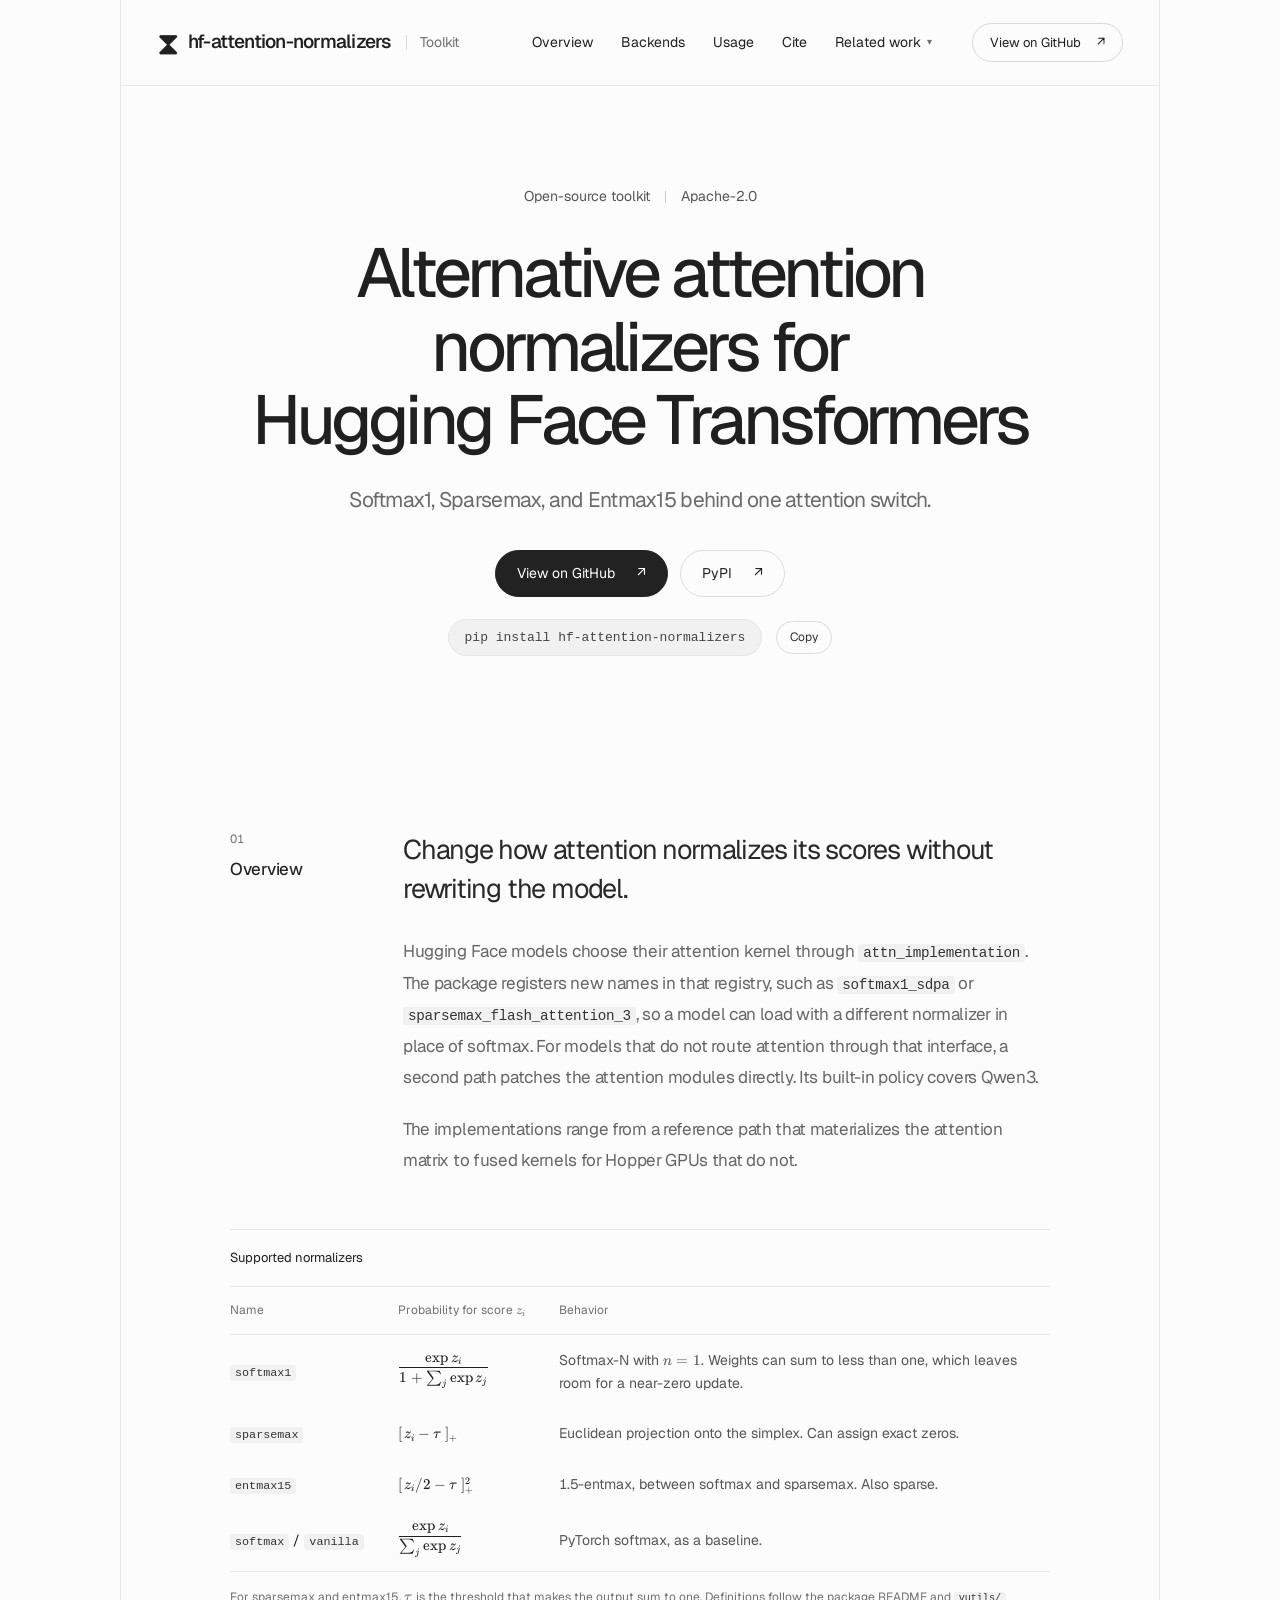
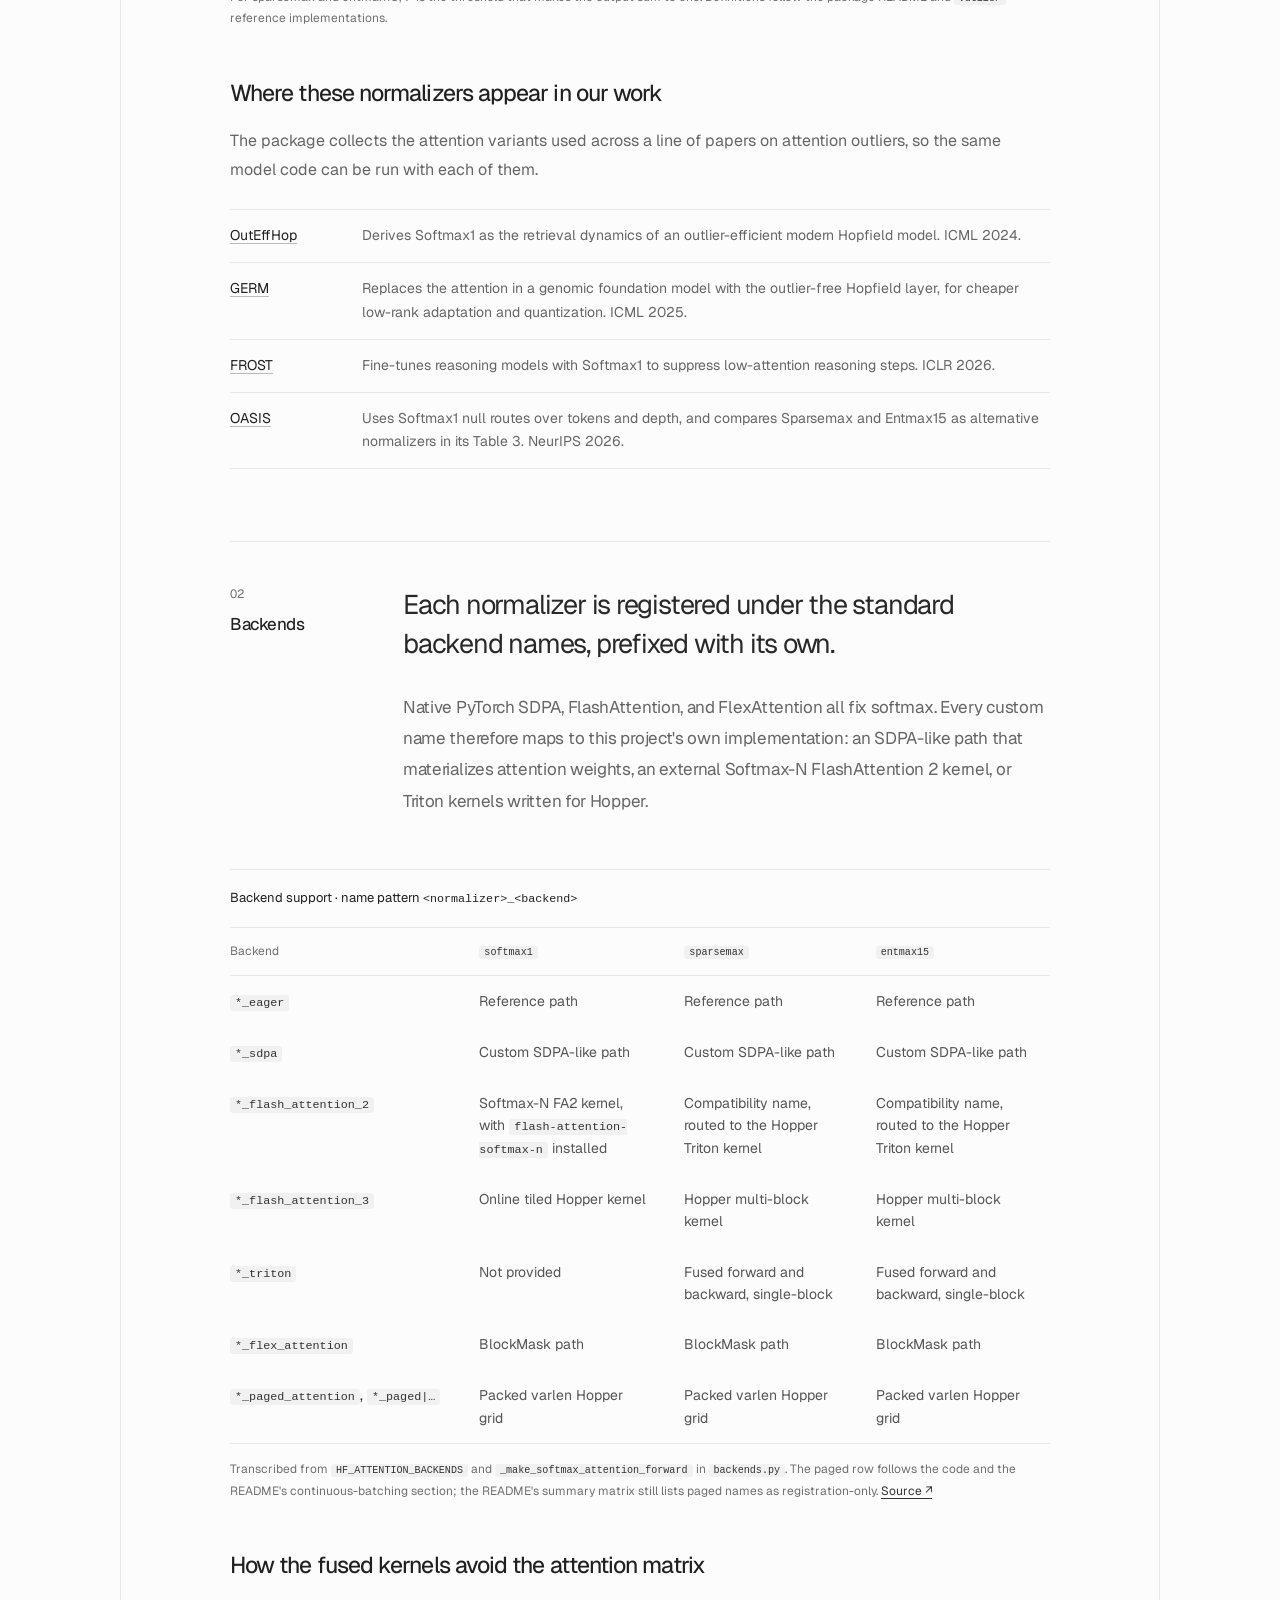
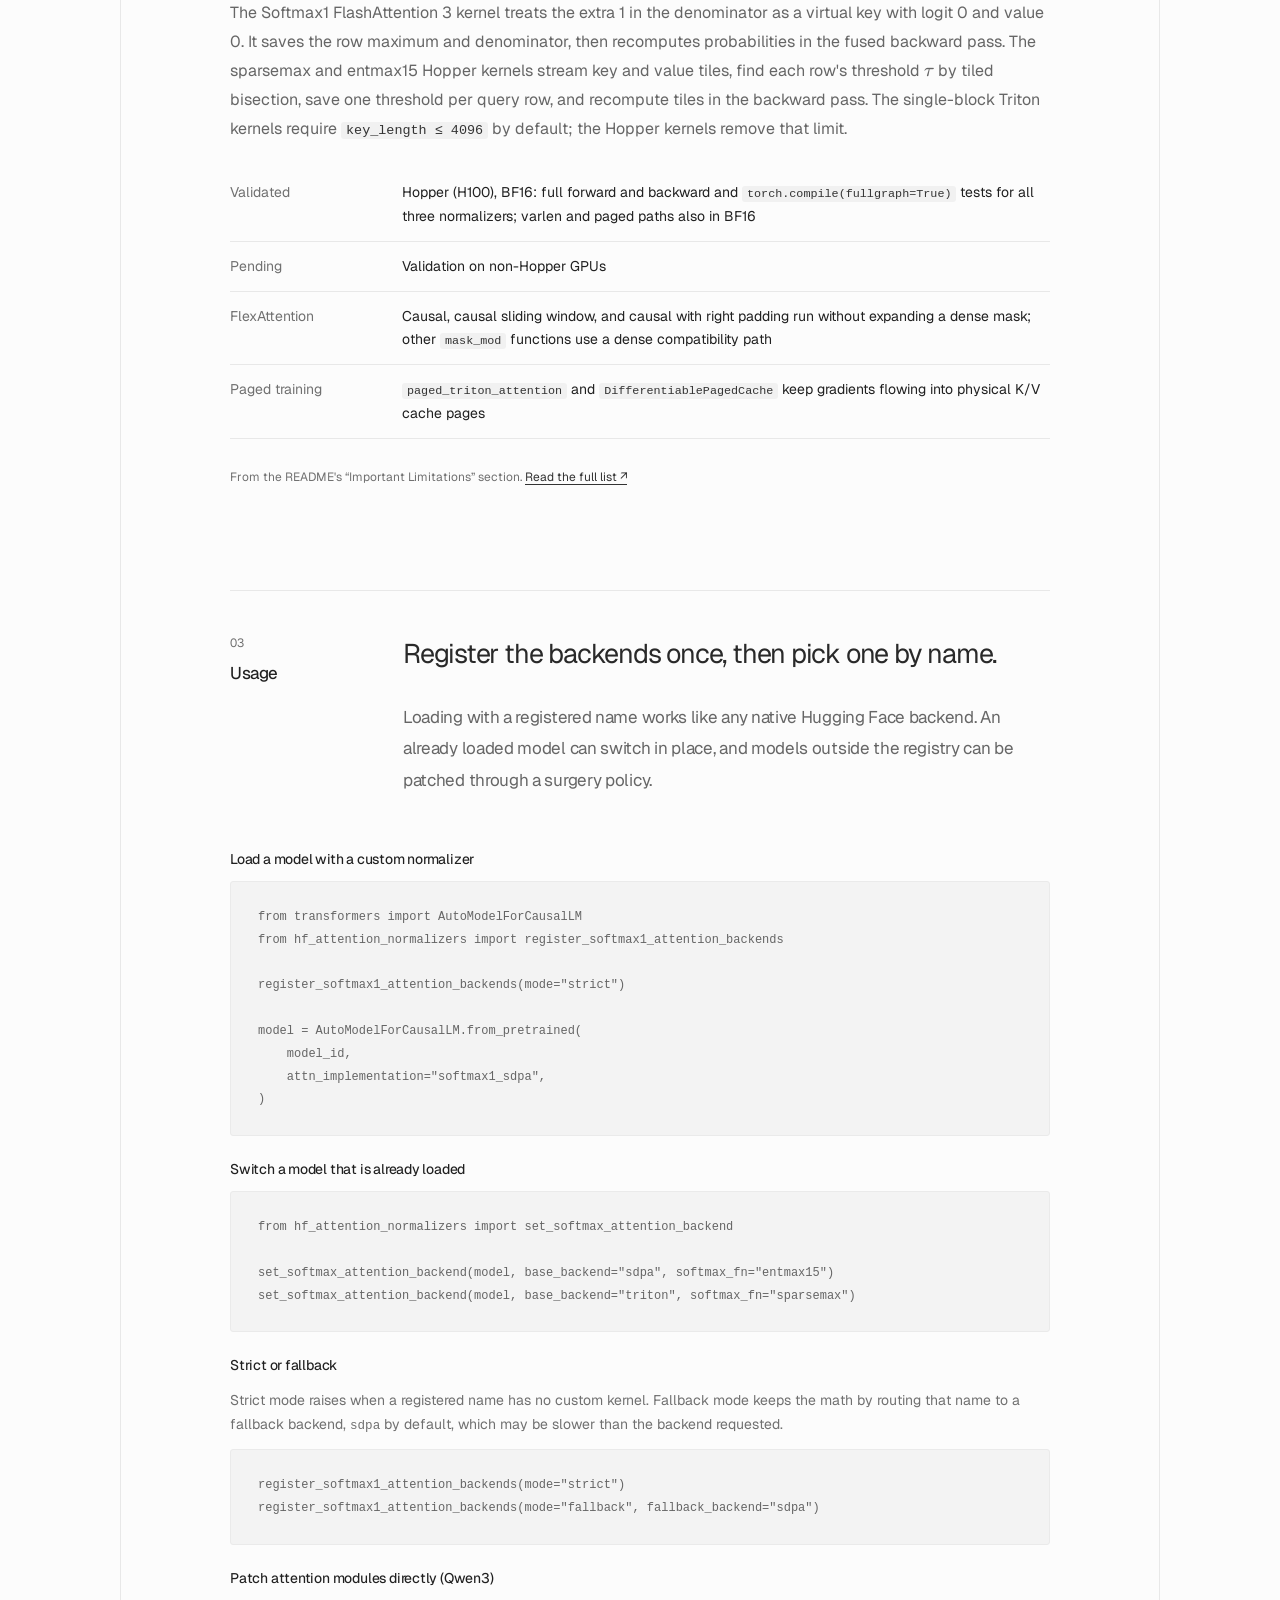
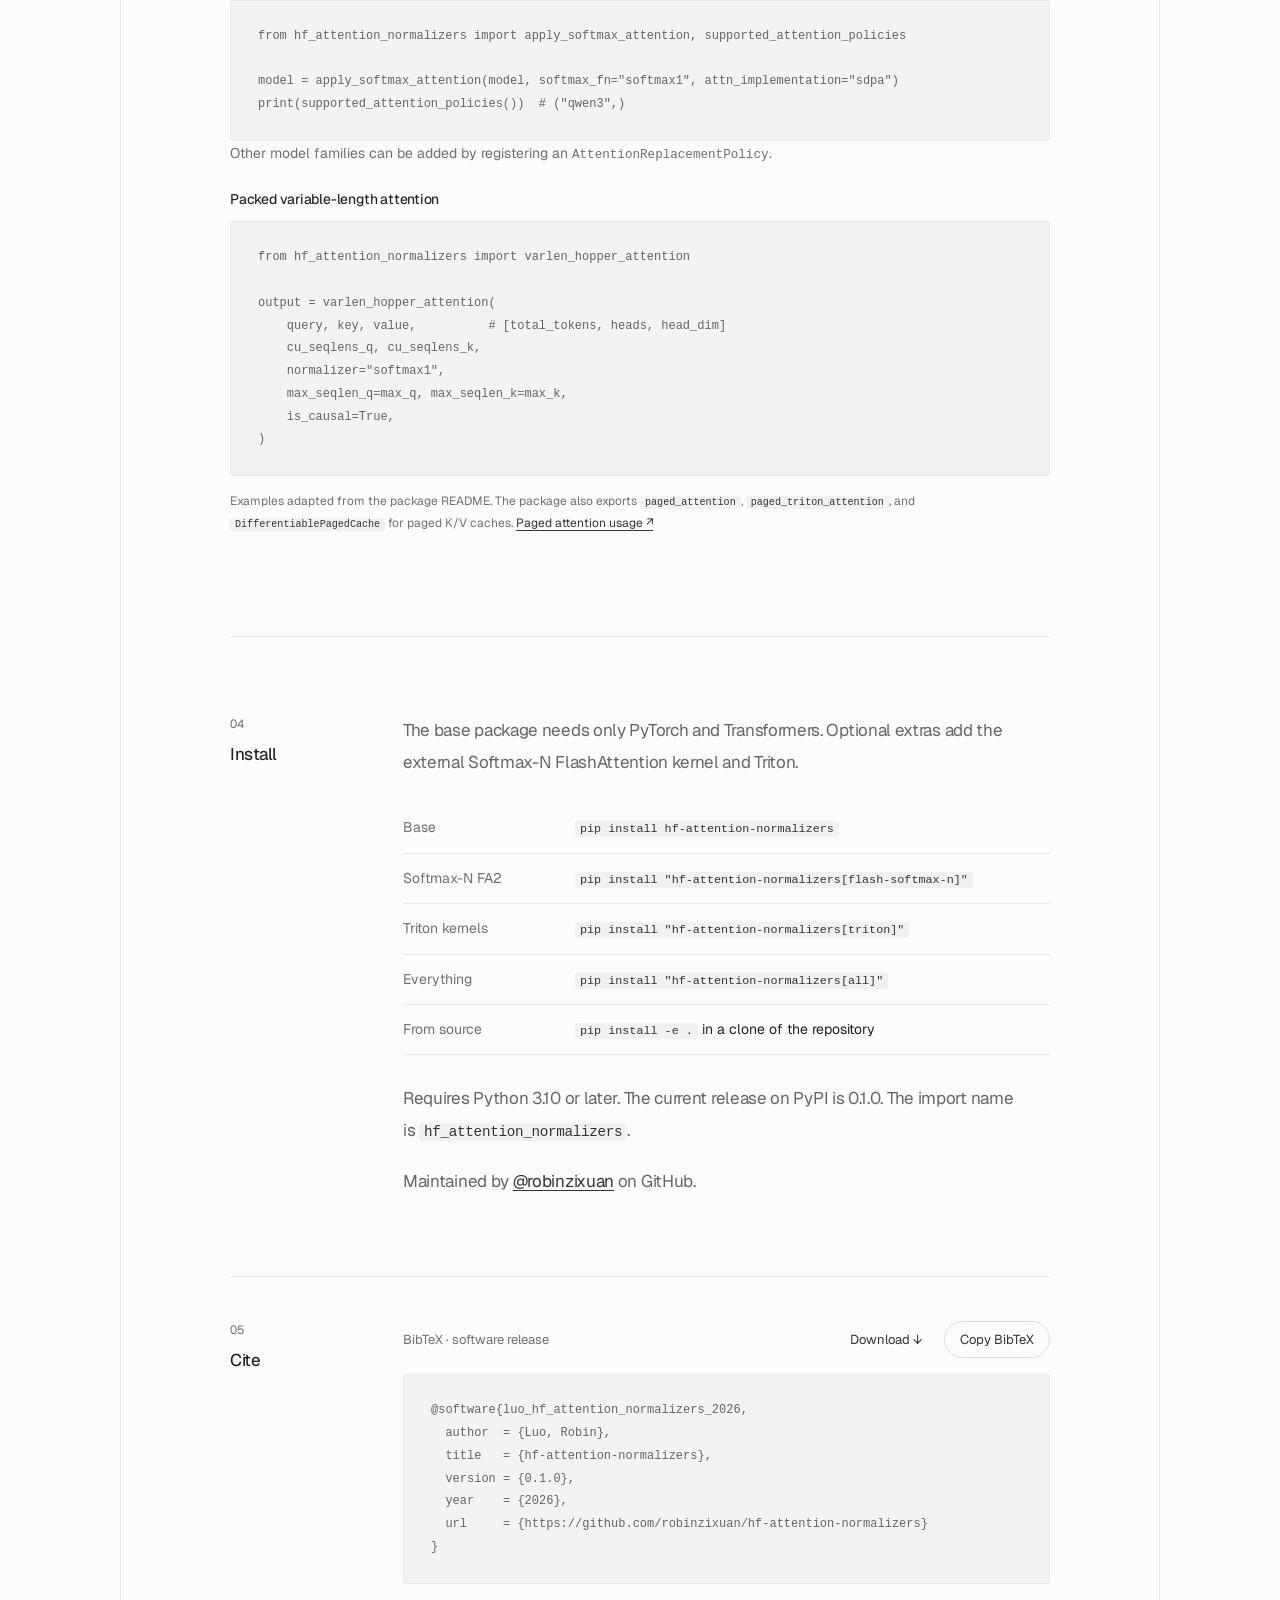
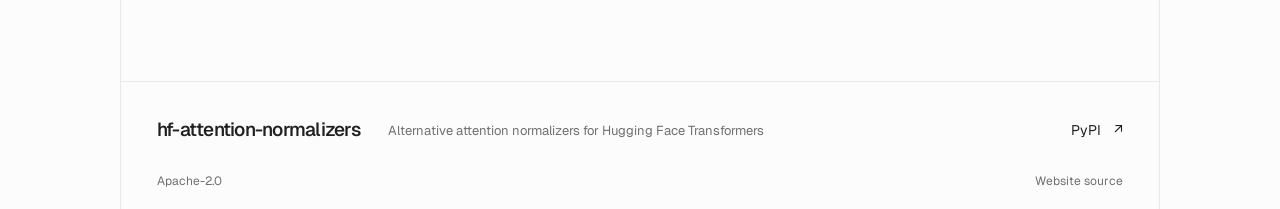
<file: hf-attention-normalizers/index.html>
<!doctype html>
<html lang="en">
<head>
  <meta charset="utf-8">
  <meta name="viewport" content="width=device-width, initial-scale=1">
  <meta name="theme-color" content="#171717">
  <title>hf-attention-normalizers · Softmax1, Sparsemax, and Entmax15 attention for Hugging Face Transformers</title>
  <meta name="description" content="hf-attention-normalizers registers Softmax1, Sparsemax, and Entmax15 attention backends for Hugging Face Transformers, from eager and SDPA-style paths to fused Hopper kernels.">
  <meta property="og:title" content="hf-attention-normalizers">
  <meta property="og:description" content="Alternative attention normalizers for Hugging Face Transformers: Softmax1, Sparsemax, and Entmax15 behind the standard attn_implementation switch.">
  <meta property="og:type" content="website">
  <link rel="icon" type="image/svg+xml" href="data:image/svg+xml,%3Csvg xmlns='http://www.w3.org/2000/svg' viewBox='0 0 64 64'%3E%3Crect width='64' height='64' rx='16' fill='%23171717'/%3E%3Cpath d='M20 22l-8 10 8 10M44 22l8 10-8 10M36 18l-8 28' fill='none' stroke='white' stroke-width='4.5' stroke-linecap='round' stroke-linejoin='round'/%3E%3C/svg%3E">
  <link rel="canonical" href="https://oasis-research.github.io/hf-attention-normalizers/">
  <meta property="og:url" content="https://oasis-research.github.io/hf-attention-normalizers/">
  <link rel="preconnect" href="https://fonts.googleapis.com">
  <link rel="preconnect" href="https://fonts.gstatic.com" crossorigin>
  <link href="https://fonts.googleapis.com/css2?family=Geist:wght@400;450;500;550;600&display=swap" rel="stylesheet">
  <link rel="stylesheet" href="../assets/vendor/katex/katex.min.css">
  <link rel="stylesheet" href="../styles.css?v=17">
  <style>
    /* The package name is long; keep it on one line and let the header breathe. */
    .wordmark.package { font-size: 19px; letter-spacing: -.04em; white-space: nowrap; }
    .install-line { display: flex; align-items: center; justify-content: center; gap: 14px; flex-wrap: wrap; margin-top: 22px; }
    .install-line code { font: 13px/1.5 ui-monospace, SFMono-Regular, Consolas, monospace; color: #444; background: #f1f1f1; border: 1px solid #e6e6e6; border-radius: 20px; padding: 8px 16px; }
    .install-line button, .copy-small { border: 1px solid #dcdcdc; background: transparent; color: #333; font-size: 12px; border-radius: 20px; padding: 6px 13px; }
    .install-line button:hover, .copy-small:hover { background: #eee; }
    .install-status { min-height: 18px; margin-top: 8px; font-size: 12px; color: #555; }
    code { font-family: ui-monospace, SFMono-Regular, Consolas, monospace; font-size: .9em; }
    pre code { font-family: inherit; }
    .prose code, .subsection-heading code, td code, th code, .section-source code, dd code { color: #333; background: #f1f1f1; border-radius: 3px; padding: 1px 5px; font-size: .84em; }
    /* Inline code names cannot hyphenate, so justified lines open rivers; keep this page ragged-right. */
    .prose p, .section-source, .subsection-heading p { text-align: left; hyphens: manual; -webkit-hyphens: manual; }
    .matrix table { white-space: normal; }
    .matrix th[scope="row"] { white-space: nowrap; padding-right: 22px; }
    .matrix td { color: #555; min-width: 150px; vertical-align: top; }
    .matrix th[scope="row"] { vertical-align: top; }
    .normalizers td { vertical-align: middle; }
    .normalizers td:last-child { white-space: normal; color: #555; min-width: 220px; }
    .normalizers .katex { font-size: 1.05em; }
    .code-block + .code-block { margin-top: 22px; }
    .code-block h4 { margin: 0 0 10px; font-size: 14px; font-weight: 450; letter-spacing: -.015em; }
    .code-block p { margin: 0 0 12px; font-size: 14px; line-height: 1.75; color: #707070; }
    pre code { font-size: inherit; }
    .lineage { list-style: none; margin: 24px 0 0; padding: 0; border-top: 1px solid var(--line); }
    .lineage li { display: grid; grid-template-columns: 110px minmax(0, 1fr); gap: 22px; padding: 14px 0; border-bottom: 1px solid var(--line); font-size: 14px; line-height: 1.7; color: #666; }
    .lineage a { color: var(--ink); text-decoration: underline; text-decoration-color: #bbb; text-underline-offset: 3px; }
    .lineage a:hover { text-decoration-color: var(--ink); }
    .maintainer { margin-top: 18px; font-size: 13px; color: var(--muted); }
    .maintainer a { color: #333; text-decoration: underline; text-underline-offset: 3px; }
    @media (max-width: 760px) {
      .wordmark.package { font-size: 17px; }
      .lineage li { grid-template-columns: 1fr; gap: 4px; }
      .install-line code { font-size: 12px; }
    }
  </style>
  <script src="../assets/vendor/katex/katex.min.js" defer></script>
  <script src="../assets/vendor/katex/contrib/auto-render.min.js" defer></script>
  <script src="../script.js?v=4" defer></script>
</head>
<body>
  <a class="skip-link" href="#main">Skip to content</a>
  <div class="site-frame">
    <header class="site-header">
      <a class="wordmark package" href="./" aria-label="hf-attention-normalizers home"><span class="brand-symbol" aria-hidden="true">⧗</span>hf-attention-normalizers<span class="wordmark-note">Toolkit</span></a>
      <nav aria-label="Main navigation"><a href="#overview">Overview</a><a href="#backends">Backends</a><a href="#usage">Usage</a><a href="#cite">Cite</a>
        <div class="nav-menu">
          <button type="button" class="nav-menu-toggle" aria-expanded="false" aria-controls="related-work">Related work <span class="nav-caret" aria-hidden="true">▾</span></button>
          <ul class="nav-menu-list" id="related-work">
            <li><a href="../"><span class="nav-menu-name">OASIS</span><span class="nav-menu-title">Attention Sinks and Outliers in Attention Residuals</span><span class="nav-menu-venue">NeurIPS 2026</span></a></li>
            <li><a href="../frost/"><span class="nav-menu-name">FROST</span><span class="nav-menu-title">Filtering Reasoning Outliers with Attention for Efficient Reasoning</span><span class="nav-menu-venue">ICLR 2026</span></a></li>
            <li><a href="../boost/"><span class="nav-menu-name">BOOST</span><span class="nav-menu-title">Mind the Inconspicuous: Revealing the Hidden Weakness in Aligned LLMs' Refusal Boundaries</span><span class="nav-menu-venue">USENIX Security 2025</span></a></li>
            <li><a href="../germ/"><span class="nav-menu-name">GERM</span><span class="nav-menu-title">Fast and Low-Cost Genomic Foundation Models via Outlier Removal</span><span class="nav-menu-venue">ICML 2025</span></a></li>
            <li><a href="../outeffhop/"><span class="nav-menu-name">OutEffHop</span><span class="nav-menu-title">Outlier-Efficient Hopfield Layers for Large Transformer-Based Models</span><span class="nav-menu-venue">ICML 2024</span></a></li>
            <li class="nav-menu-group">Workshops</li>
            <li><a href="https://openreview.net/forum?id=kZBM2UYiQh"><span class="nav-menu-name">SpeechLM</span><span class="nav-menu-title">Fast Adaptation and Robust Quantization of Multi-Modal Foundation Models from Associative Memory</span><span class="nav-menu-venue">ES-FoMo II · ICML 2024</span></a></li>
            <li class="nav-menu-group">Toolkit</li>
            <li><a href="./" aria-current="page"><span class="nav-menu-name">hf-attention-normalizers</span><span class="nav-menu-title">Softmax1, Sparsemax, and Entmax15 attention backends for Hugging Face Transformers</span><span class="nav-menu-venue">Python package</span></a></li>
          </ul>
        </div></nav>
      <a class="header-paper" href="https://github.com/robinzixuan/hf-attention-normalizers">View on GitHub <span aria-hidden="true">↗</span></a>
    </header>
    <main id="main">
      <section class="hero" aria-labelledby="page-title">
        <div class="paper-meta"><span>Open-source toolkit</span><span class="meta-divider" aria-hidden="true"></span><a href="https://github.com/robinzixuan/hf-attention-normalizers/blob/main/LICENSE">Apache-2.0</a></div>
        <h1 id="page-title">Alternative attention normalizers for <span class="nw">Hugging Face</span> Transformers</h1>
        <p class="hero-deck">Softmax1, Sparsemax, and Entmax15 behind <span class="nw">one attention switch.</span></p>
        <div class="resource-links">
          <a class="button primary" href="https://github.com/robinzixuan/hf-attention-normalizers">View on GitHub <span aria-hidden="true">↗</span></a>
          <a class="button secondary" href="https://pypi.org/project/hf-attention-normalizers/">PyPI <span aria-hidden="true">↗</span></a>
        </div>
        <div class="install-line"><code id="install-command">pip install hf-attention-normalizers</code><button type="button" id="copy-install">Copy</button></div>
        <p class="install-status" id="install-status" role="status" aria-live="polite"></p>
      </section>

      <section id="overview" class="motivation-section" aria-labelledby="overview-heading">
        <div class="reading-intro">
          <div class="section-label"><span class="section-number">01</span><h2 id="overview-heading">Overview</h2></div>
          <div class="prose">
            <p class="lead">Change how attention normalizes its scores without rewriting the model.</p>
            <p>Hugging Face models choose their attention kernel through <code>attn_implementation</code>. The package registers new names in that registry, such as <code>softmax1_sdpa</code> or <code>sparsemax_flash_attention_3</code>, so a model can load with a different normalizer in place of softmax. For models that do not route attention through that interface, a second path patches the attention modules directly. Its built-in policy covers Qwen3.</p>
            <p>The implementations range from a reference path that materializes the attention matrix to fused kernels for Hopper GPUs that do not.</p>
          </div>
        </div>
        <div class="table-wrap normalizers" tabindex="0" role="region" aria-label="Supported normalizers">
          <table><caption>Supported normalizers</caption><thead><tr><th scope="col">Name</th><th scope="col">Probability for score \(z_i\)</th><th scope="col">Behavior</th></tr></thead><tbody>
            <tr><th scope="row"><code>softmax1</code></th><td>\(\dfrac{\exp z_i}{1+\sum_j \exp z_j}\)</td><td>Softmax-N with \(n=1\). Weights can sum to less than one, which leaves room for a <span class="nw">near-zero</span> update.</td></tr>
            <tr><th scope="row"><code>sparsemax</code></th><td>\([\,z_i-\tau\,]_+\)</td><td>Euclidean projection onto the simplex. Can assign exact zeros.</td></tr>
            <tr><th scope="row"><code>entmax15</code></th><td>\([\,z_i/2-\tau\,]_+^{2}\)</td><td>1.5-entmax, between softmax and sparsemax. Also sparse.</td></tr>
            <tr><th scope="row"><code>softmax</code> / <code>vanilla</code></th><td>\(\dfrac{\exp z_i}{\sum_j \exp z_j}\)</td><td>PyTorch softmax, as a baseline.</td></tr>
          </tbody></table>
        </div>
        <p class="section-source">For sparsemax and entmax15, \(\tau\) is the threshold that makes the output sum to one. Definitions follow the package README and <code>vutils/</code> reference implementations.</p>
        <div class="subsection-heading"><h3>Where these normalizers appear in our work</h3><p>The package collects the attention variants used across a line of papers on attention outliers, so the same model code can be run with each of them.</p></div>
        <ul class="lineage">
          <li><a href="../outeffhop/">OutEffHop</a><span>Derives Softmax1 as the retrieval dynamics of an <span class="nw">outlier-efficient</span> modern Hopfield model. ICML 2024.</span></li>
          <li><a href="../germ/">GERM</a><span>Replaces the attention in a genomic foundation model with the <span class="nw">outlier-free</span> Hopfield layer, for cheaper <span class="nw">low-rank</span> adaptation and quantization. ICML 2025.</span></li>
          <li><a href="../frost/">FROST</a><span>Fine-tunes reasoning models with Softmax1 to suppress <span class="nw">low-attention</span> reasoning steps. ICLR 2026.</span></li>
          <li><a href="../">OASIS</a><span>Uses Softmax1 null routes over tokens and depth, and compares Sparsemax and Entmax15 as alternative normalizers in its Table 3. NeurIPS 2026.</span></li>
        </ul>
      </section>

      <section id="backends" class="method-section" aria-labelledby="backends-heading">
        <div class="reading-intro">
          <div class="section-label"><span class="section-number">02</span><h2 id="backends-heading">Backends</h2></div>
          <div class="prose">
            <p class="lead">Each normalizer is registered under the standard backend names, prefixed with its own.</p>
            <p>Native PyTorch SDPA, FlashAttention, and FlexAttention all fix softmax. Every custom name therefore maps to this project's own implementation: an SDPA-like path that materializes attention weights, an external Softmax-N FlashAttention 2 kernel, or Triton kernels written for Hopper.</p>
          </div>
        </div>
        <div class="table-wrap matrix" tabindex="0" role="region" aria-label="Backend support matrix, scroll horizontally on small screens">
          <table><caption>Backend support · name pattern <code>&lt;normalizer&gt;_&lt;backend&gt;</code></caption><thead><tr><th scope="col">Backend</th><th scope="col"><code>softmax1</code></th><th scope="col"><code>sparsemax</code></th><th scope="col"><code>entmax15</code></th></tr></thead><tbody>
            <tr><th scope="row"><code>*_eager</code></th><td>Reference path</td><td>Reference path</td><td>Reference path</td></tr>
            <tr><th scope="row"><code>*_sdpa</code></th><td>Custom <span class="nw">SDPA-like</span> path</td><td>Custom <span class="nw">SDPA-like</span> path</td><td>Custom <span class="nw">SDPA-like</span> path</td></tr>
            <tr><th scope="row"><code>*_flash_attention_2</code></th><td>Softmax-N FA2 kernel, with <code>flash-attention-softmax-n</code> installed</td><td>Compatibility name, routed to the Hopper Triton kernel</td><td>Compatibility name, routed to the Hopper Triton kernel</td></tr>
            <tr><th scope="row"><code>*_flash_attention_3</code></th><td>Online tiled Hopper kernel</td><td>Hopper <span class="nw">multi-block</span> kernel</td><td>Hopper <span class="nw">multi-block</span> kernel</td></tr>
            <tr><th scope="row"><code>*_triton</code></th><td>Not provided</td><td>Fused forward and backward, <span class="nw">single-block</span></td><td>Fused forward and backward, <span class="nw">single-block</span></td></tr>
            <tr><th scope="row"><code>*_flex_attention</code></th><td>BlockMask path</td><td>BlockMask path</td><td>BlockMask path</td></tr>
            <tr><th scope="row"><code>*_paged_attention</code>, <code>*_paged|…</code></th><td>Packed varlen Hopper grid</td><td>Packed varlen Hopper grid</td><td>Packed varlen Hopper grid</td></tr>
          </tbody></table>
        </div>
        <p class="section-source">Transcribed from <code>HF_ATTENTION_BACKENDS</code> and <code>_make_softmax_attention_forward</code> in <code>backends.py</code>. The paged row follows the code and the README's continuous-batching section; the README's summary matrix still lists paged names as registration-only. <a href="https://github.com/robinzixuan/hf-attention-normalizers/blob/main/hf_attention_normalizers/backends.py">Source ↗</a></p>
        <div class="subsection-heading"><h3>How the fused kernels avoid the attention matrix</h3><p>The Softmax1 FlashAttention 3 kernel treats the extra 1 in the denominator as a virtual key with logit 0 and value 0. It saves the row maximum and denominator, then recomputes probabilities in the fused backward pass. The sparsemax and entmax15 Hopper kernels stream key and value tiles, find each row's threshold \(\tau\) by tiled bisection, save one threshold per query row, and recompute tiles in the backward pass. The single-block Triton kernels require <code>key_length ≤ 4096</code> by default; the Hopper kernels remove that limit.</p></div>
        <dl class="protocol">
          <div><dt>Validated</dt><dd>Hopper (H100), BF16: full forward and backward and <code>torch.compile(fullgraph=True)</code> tests for all three normalizers; varlen and paged paths also in BF16</dd></div>
          <div><dt>Pending</dt><dd>Validation on <span class="nw">non-Hopper</span> GPUs</dd></div>
          <div><dt>FlexAttention</dt><dd>Causal, causal sliding window, and causal with right padding run without expanding a dense mask; other <code>mask_mod</code> functions use a dense compatibility path</dd></div>
          <div><dt>Paged training</dt><dd><code>paged_triton_attention</code> and <code>DifferentiablePagedCache</code> keep gradients flowing into physical K/V cache pages</dd></div>
        </dl>
        <p class="section-source">From the README's “Important Limitations” section. <a href="https://github.com/robinzixuan/hf-attention-normalizers#important-limitations">Read the full list ↗</a></p>
      </section>

      <section id="usage" class="method-section" aria-labelledby="usage-heading">
        <div class="reading-intro">
          <div class="section-label"><span class="section-number">03</span><h2 id="usage-heading">Usage</h2></div>
          <div class="prose">
            <p class="lead">Register the backends once, then pick one by name.</p>
            <p>Loading with a registered name works like any native Hugging Face backend. An already loaded model can switch in place, and models outside the registry can be patched through a surgery policy.</p>
          </div>
        </div>
        <div class="code-block">
          <h4>Load a model with a custom normalizer</h4>
          <pre><code>from transformers import AutoModelForCausalLM
from hf_attention_normalizers import register_softmax1_attention_backends

register_softmax1_attention_backends(mode="strict")

model = AutoModelForCausalLM.from_pretrained(
    model_id,
    attn_implementation="softmax1_sdpa",
)</code></pre>
        </div>
        <div class="code-block">
          <h4>Switch a model that is already loaded</h4>
          <pre><code>from hf_attention_normalizers import set_softmax_attention_backend

set_softmax_attention_backend(model, base_backend="sdpa", softmax_fn="entmax15")
set_softmax_attention_backend(model, base_backend="triton", softmax_fn="sparsemax")</code></pre>
        </div>
        <div class="code-block">
          <h4>Strict or fallback</h4>
          <p>Strict mode raises when a registered name has no custom kernel. Fallback mode keeps the math by routing that name to a fallback backend, <code>sdpa</code> by default, which may be slower than the backend requested.</p>
          <pre><code>register_softmax1_attention_backends(mode="strict")
register_softmax1_attention_backends(mode="fallback", fallback_backend="sdpa")</code></pre>
        </div>
        <div class="code-block">
          <h4>Patch attention modules directly (Qwen3)</h4>
          <pre><code>from hf_attention_normalizers import apply_softmax_attention, supported_attention_policies

model = apply_softmax_attention(model, softmax_fn="softmax1", attn_implementation="sdpa")
print(supported_attention_policies())  # ("qwen3",)</code></pre>
          <p>Other model families can be added by registering an <code>AttentionReplacementPolicy</code>.</p>
        </div>
        <div class="code-block">
          <h4>Packed variable-length attention</h4>
          <pre><code>from hf_attention_normalizers import varlen_hopper_attention

output = varlen_hopper_attention(
    query, key, value,          # [total_tokens, heads, head_dim]
    cu_seqlens_q, cu_seqlens_k,
    normalizer="softmax1",
    max_seqlen_q=max_q, max_seqlen_k=max_k,
    is_causal=True,
)</code></pre>
        </div>
        <p class="section-source">Examples adapted from the package README. The package also exports <code>paged_attention</code>, <code>paged_triton_attention</code>, and <code>DifferentiablePagedCache</code> for paged K/V caches. <a href="https://github.com/robinzixuan/hf-attention-normalizers#differentiable-paged-attention">Paged attention usage ↗</a></p>
      </section>

      <section id="install" class="reading-section evaluation-section" aria-labelledby="install-heading">
        <div class="section-label"><span class="section-number">04</span><h2 id="install-heading">Install</h2></div>
        <div class="prose">
          <p>The base package needs only PyTorch and Transformers. Optional extras add the external Softmax-N FlashAttention kernel and Triton.</p>
          <dl class="protocol">
            <div><dt>Base</dt><dd><code>pip install hf-attention-normalizers</code></dd></div>
            <div><dt>Softmax-N FA2</dt><dd><code>pip install "hf-attention-normalizers[flash-softmax-n]"</code></dd></div>
            <div><dt>Triton kernels</dt><dd><code>pip install "hf-attention-normalizers[triton]"</code></dd></div>
            <div><dt>Everything</dt><dd><code>pip install "hf-attention-normalizers[all]"</code></dd></div>
            <div><dt>From source</dt><dd><code>pip install -e .</code> in a clone of the repository</dd></div>
          </dl>
          <p>Requires Python 3.10 or later. The current release on PyPI is 0.1.0. The import name is <code>hf_attention_normalizers</code>.</p>
          <p class="maintainer">Maintained by <a href="https://github.com/robinzixuan">@robinzixuan</a> on GitHub.</p>
        </div>
      </section>

      <section id="cite" class="reading-section citation" aria-labelledby="cite-heading">
        <div class="section-label"><span class="section-number">05</span><h2 id="cite-heading">Cite</h2></div>
        <div class="citation-content"><div class="citation-top"><span>BibTeX · software release</span><div class="citation-actions"><a href="citation.bib" download>Download <span aria-hidden="true">↓</span></a><button type="button" id="copy-citation">Copy BibTeX</button></div></div><pre><code id="bibtex">@software{luo_hf_attention_normalizers_2026,
  author  = {Luo, Robin},
  title   = {hf-attention-normalizers},
  version = {0.1.0},
  year    = {2026},
  url     = {https://github.com/robinzixuan/hf-attention-normalizers}
}</code></pre><p class="copy-status" id="copy-status" role="status" aria-live="polite"></p></div>
      </section>
    </main>
    <footer><div class="footer-top"><a class="wordmark package" href="./">hf-attention-normalizers</a><p>Alternative attention normalizers for Hugging Face Transformers</p><a class="text-link" href="https://pypi.org/project/hf-attention-normalizers/">PyPI <span aria-hidden="true">↗</span></a></div><div class="footer-bottom"><span>Apache-2.0</span><a href="https://github.com/oasis-research/oasis-research.github.io">Website source</a></div></footer>
  </div>
  <script>
    document.querySelector('#copy-install').addEventListener('click', async (event) => {
      const button = event.currentTarget;
      const status = document.querySelector('#install-status');
      const command = document.querySelector('#install-command');
      try {
        await navigator.clipboard.writeText(command.textContent);
        button.textContent = 'Copied';
        status.textContent = 'Install command copied to clipboard.';
        setTimeout(() => { button.textContent = 'Copy'; status.textContent = ''; }, 2400);
      } catch {
        const range = document.createRange();
        range.selectNodeContents(command);
        window.getSelection().removeAllRanges();
        window.getSelection().addRange(range);
        status.textContent = 'Command selected. Press Ctrl+C or ⌘C to copy.';
      }
    });
  </script>
</body>
</html>
</file>
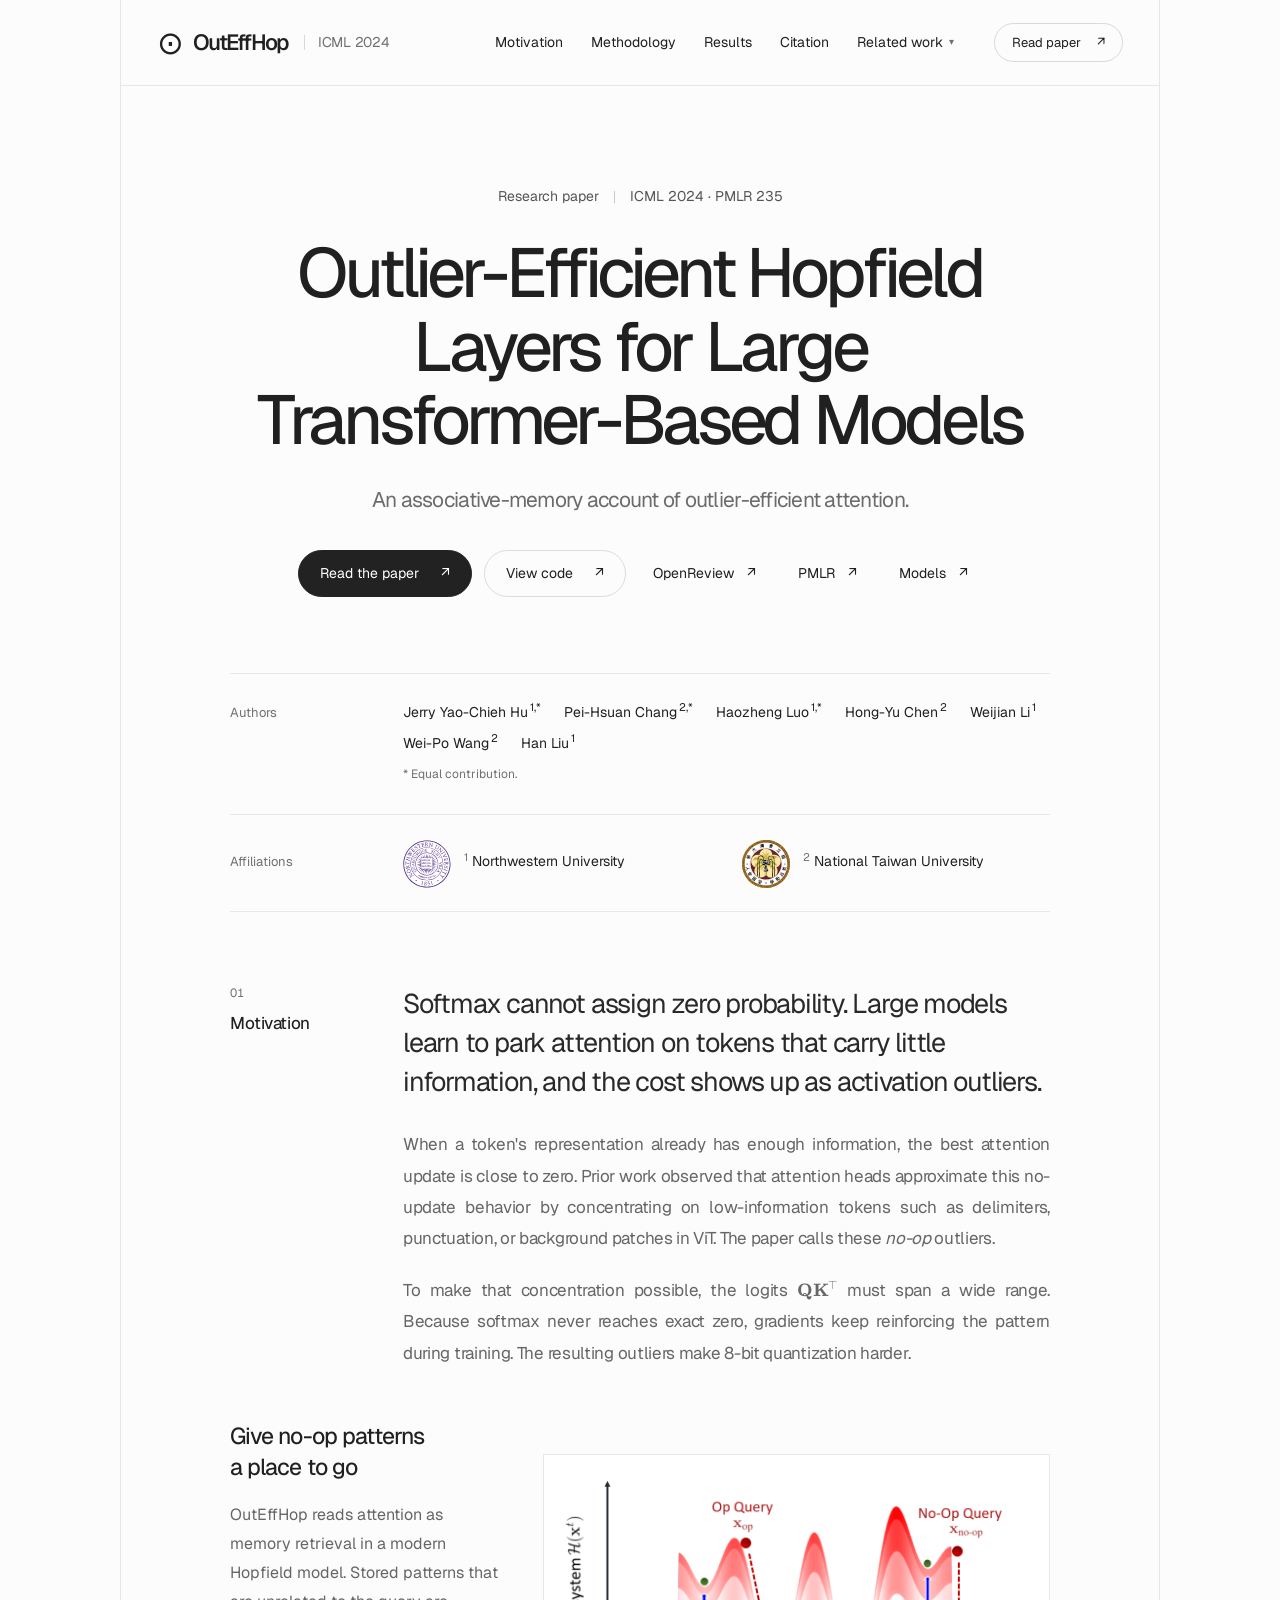
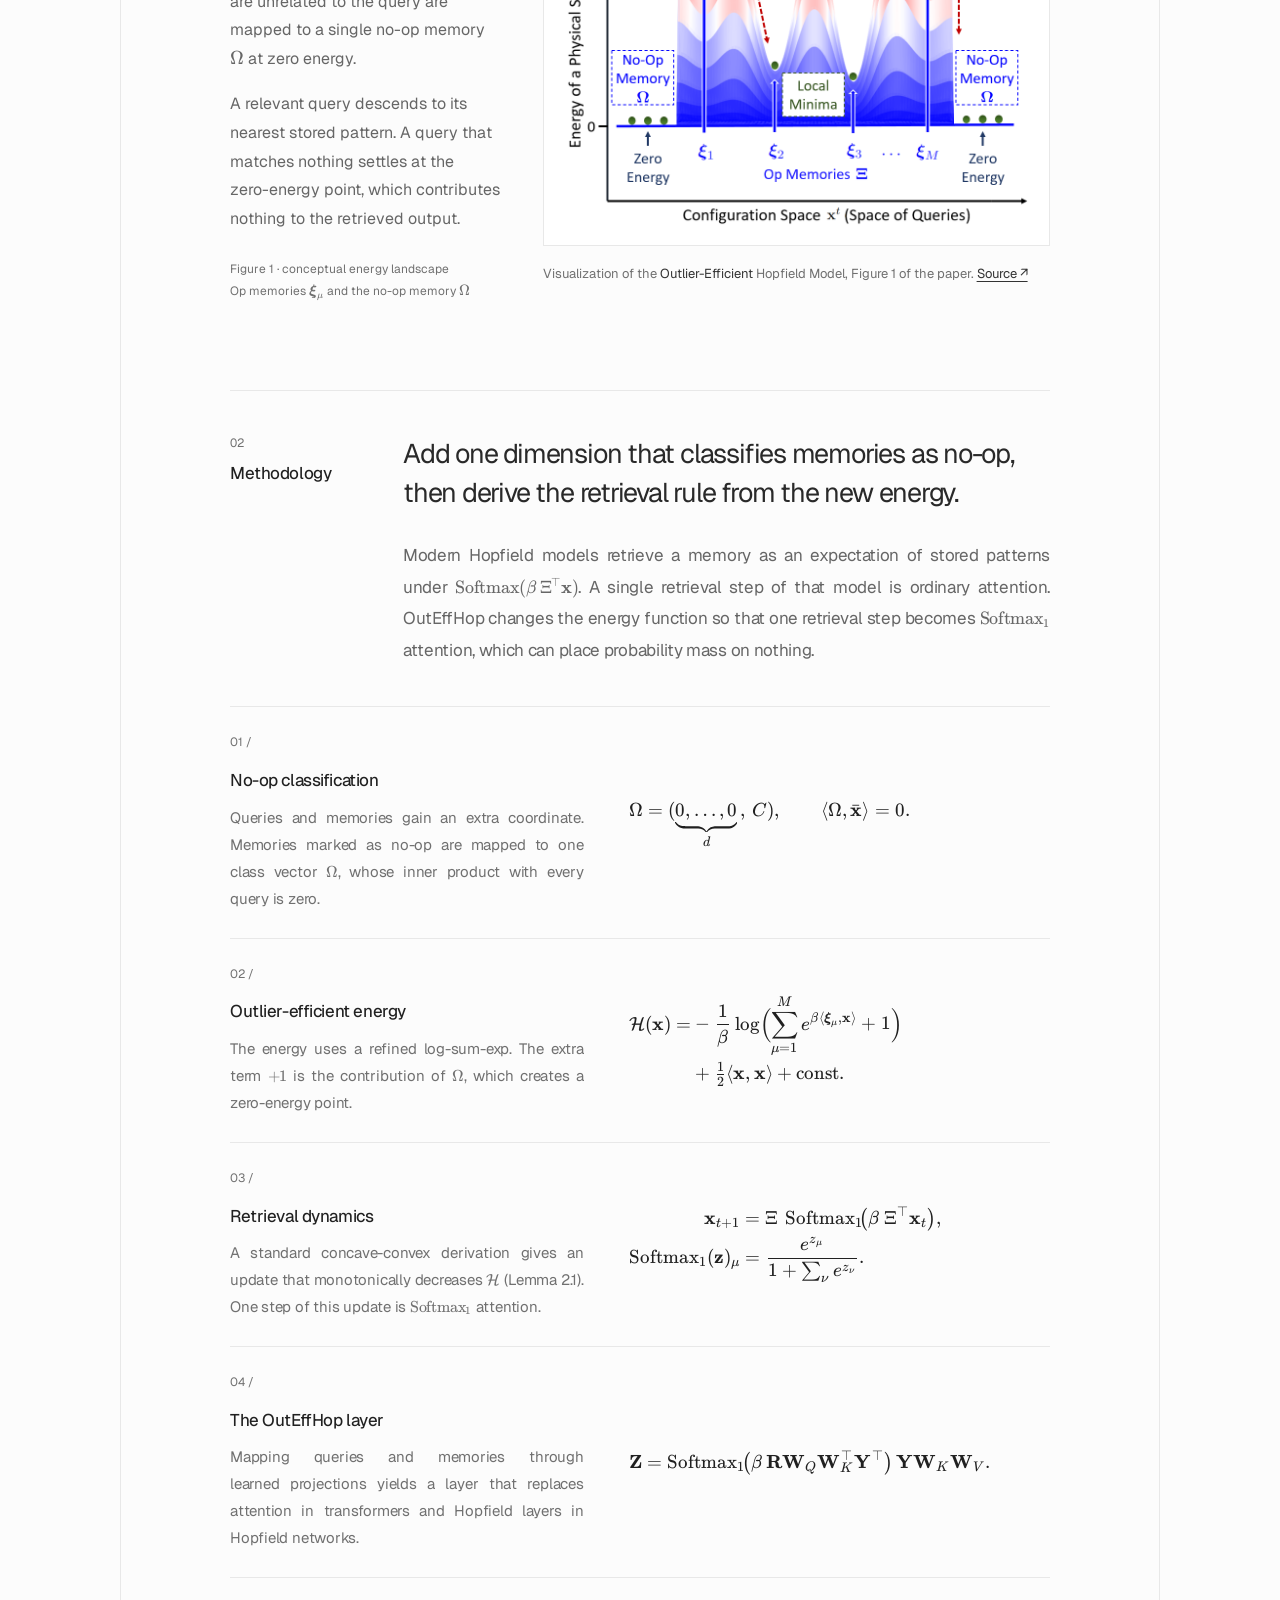
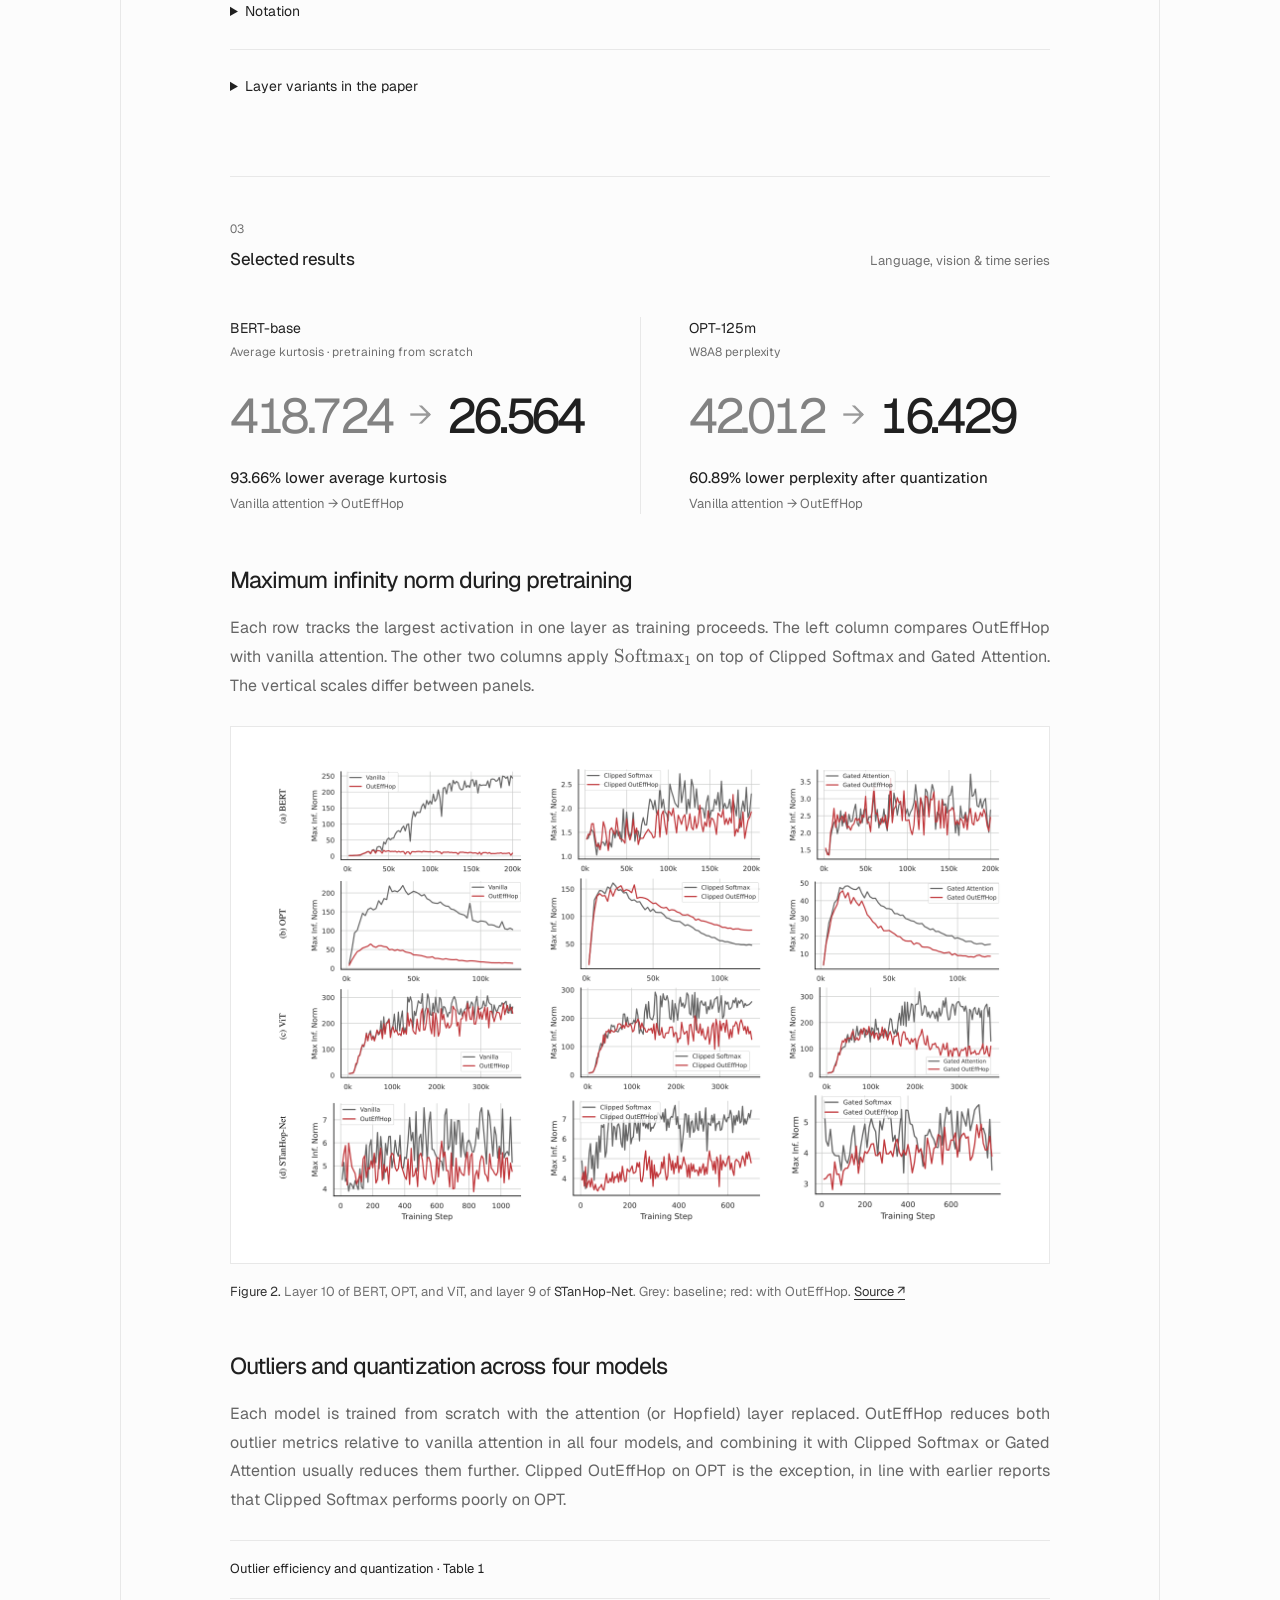
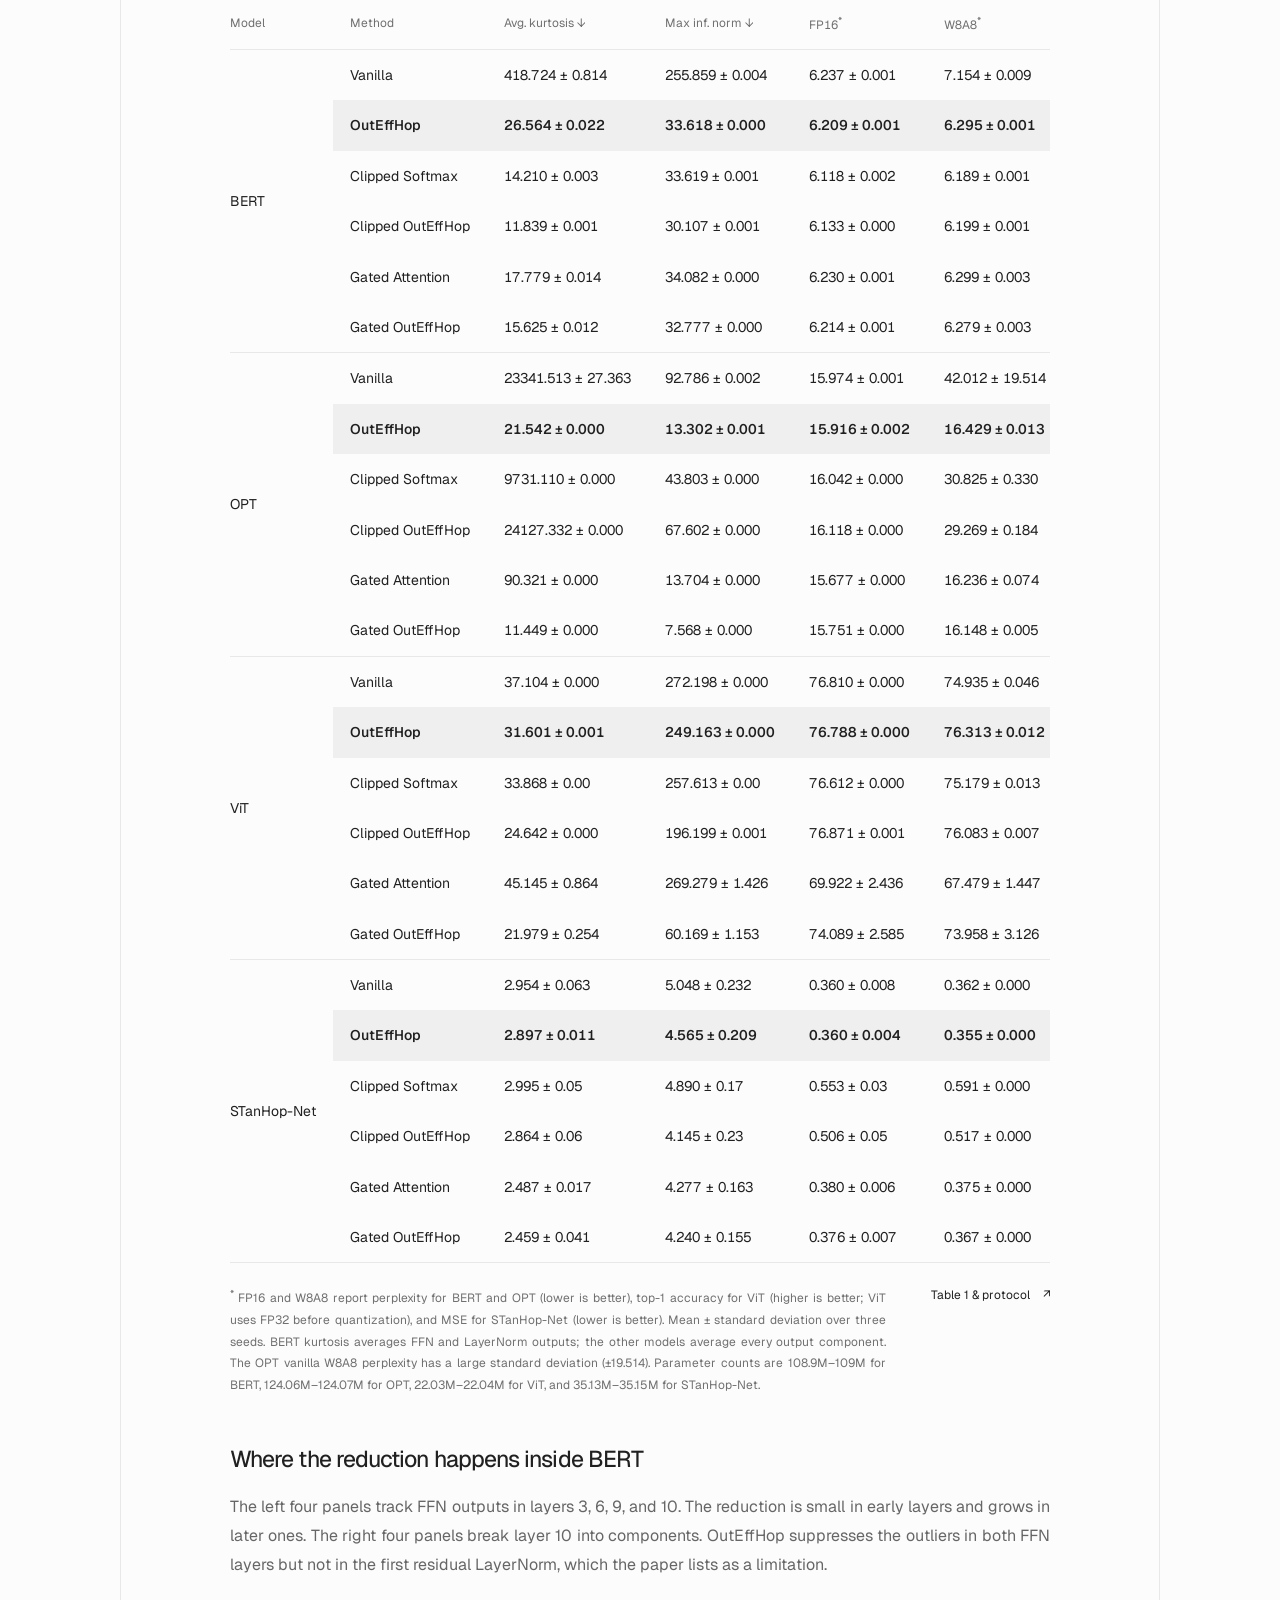
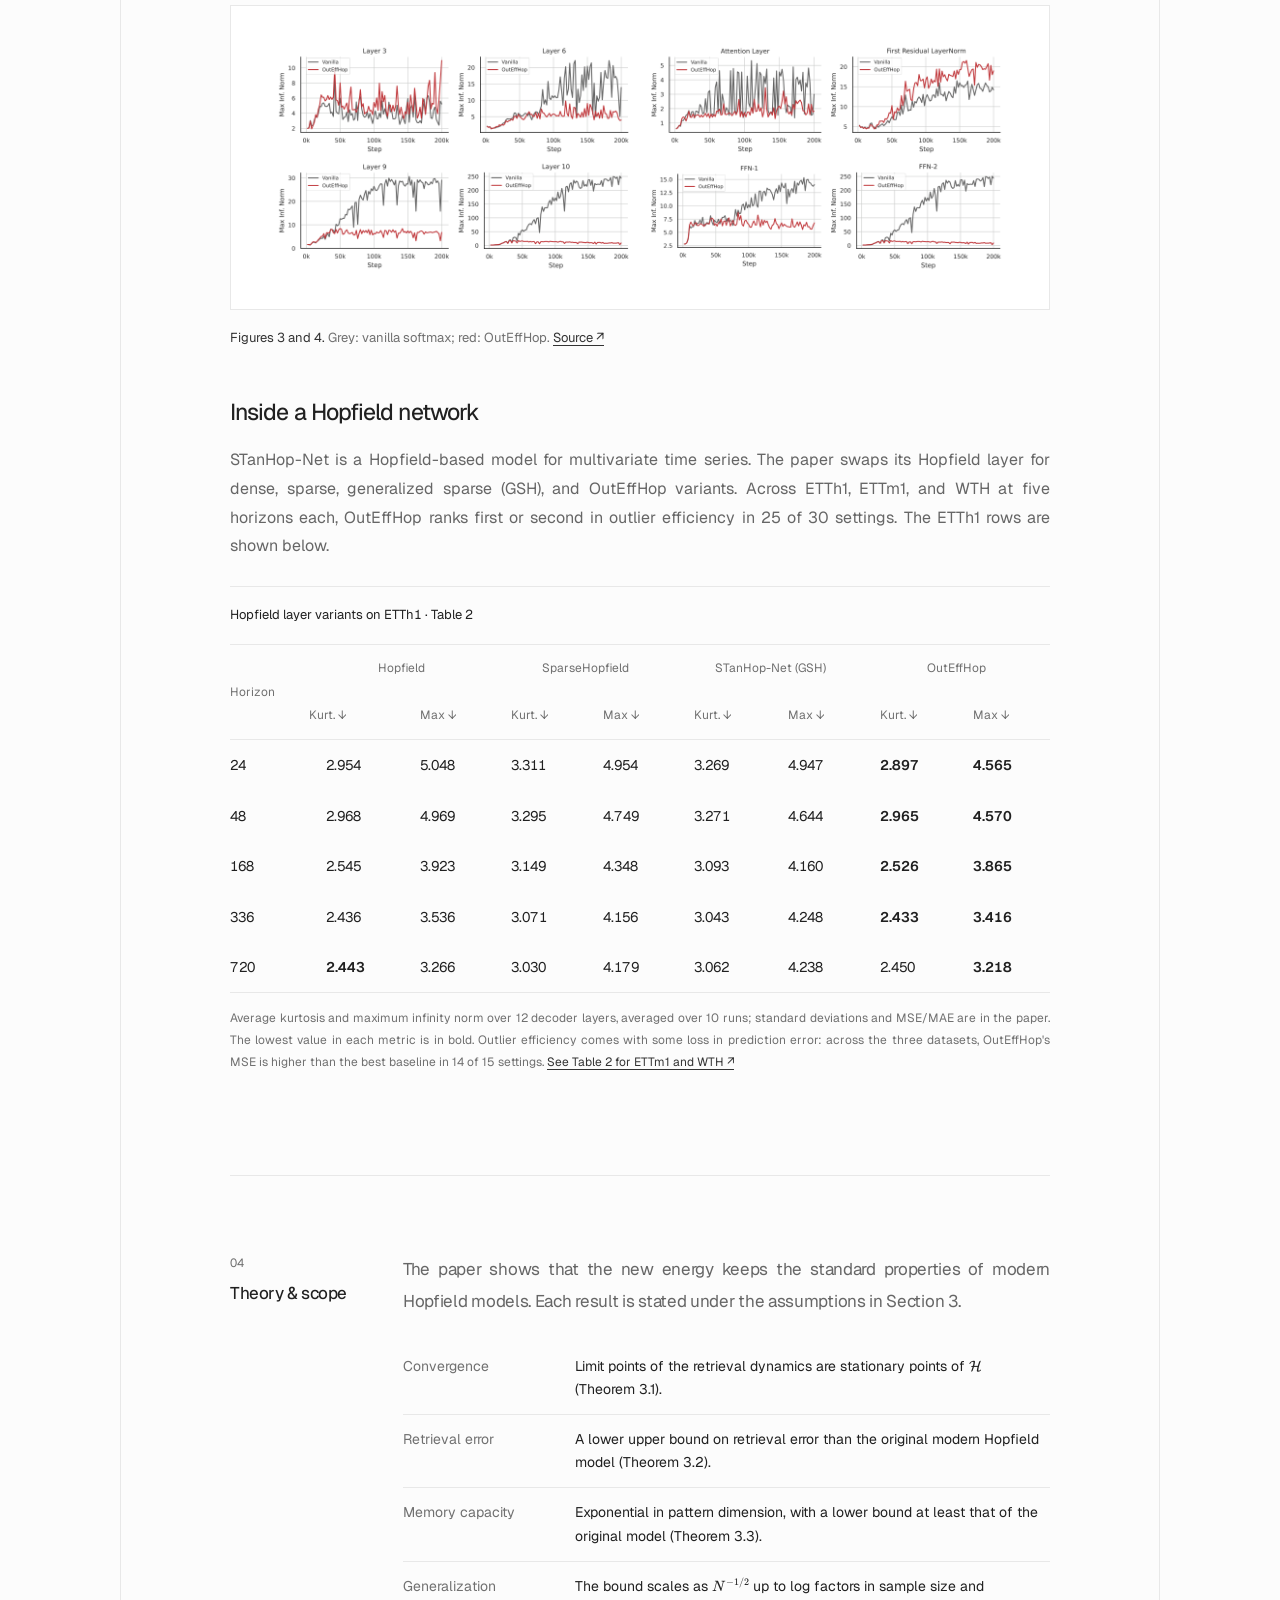
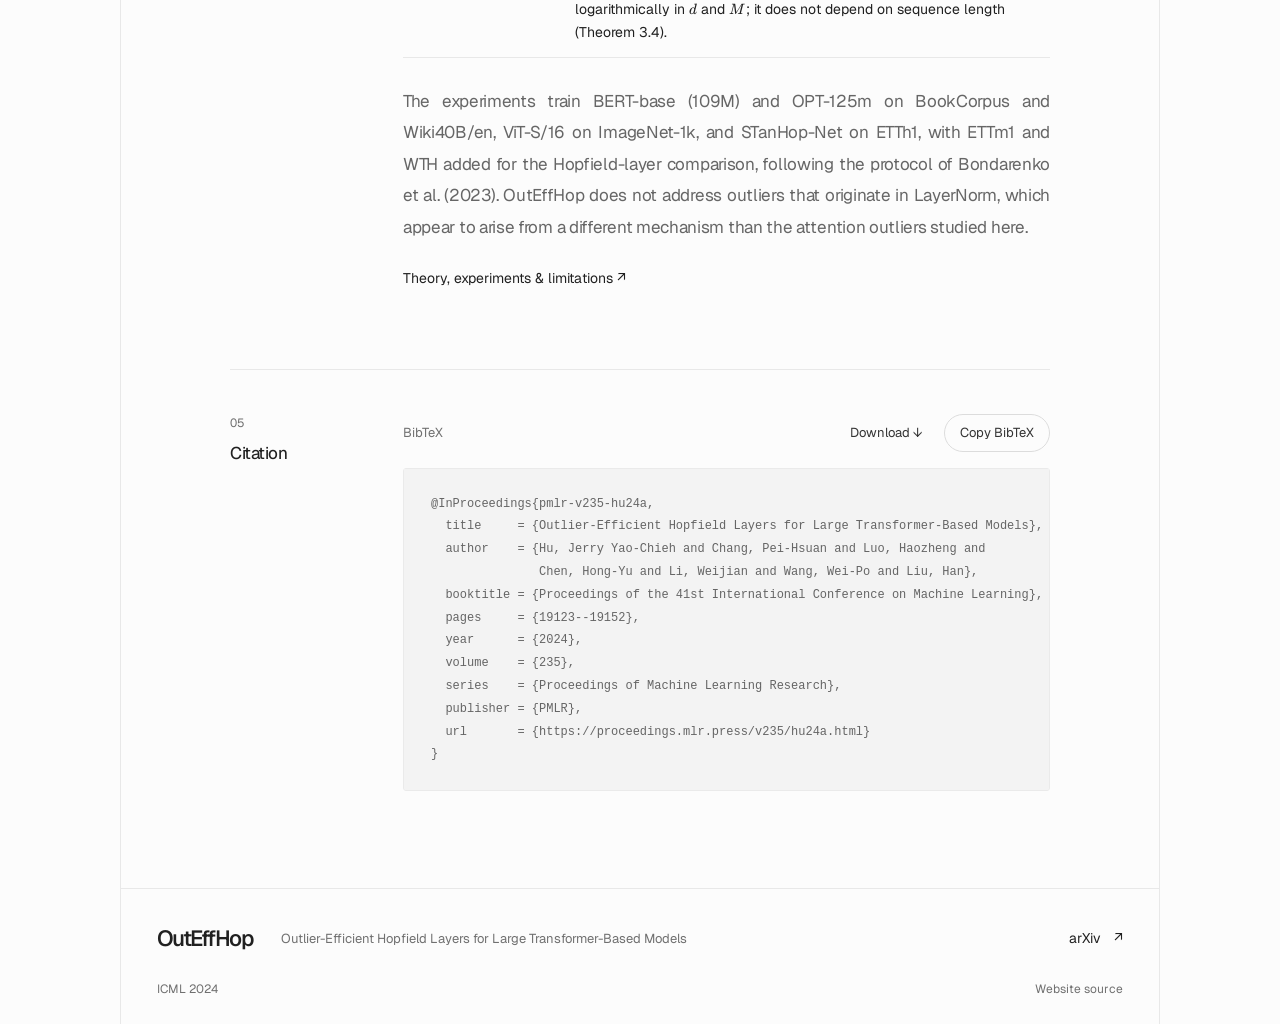
<file: outeffhop/index.html>
<!doctype html>
<html lang="en">
<head>
  <meta charset="utf-8">
  <meta name="viewport" content="width=device-width, initial-scale=1">
  <meta name="theme-color" content="#171717">
  <title>OutEffHop · Outlier-Efficient Hopfield Layers for Large Transformer-Based Models</title>
  <meta name="description" content="OutEffHop is an outlier-efficient modern Hopfield model whose one-step retrieval recovers Softmax1 attention, reducing activation outliers in BERT, OPT, ViT, and STanHop-Net. ICML 2024.">
  <meta property="og:title" content="OutEffHop · Outlier-Efficient Hopfield Layers for Large Transformer-Based Models">
  <meta property="og:description" content="An associative-memory account of outlier-efficient attention. ICML 2024.">
  <meta property="og:type" content="website">
  <meta name="citation_title" content="Outlier-Efficient Hopfield Layers for Large Transformer-Based Models">
  <meta name="citation_author" content="Jerry Yao-Chieh Hu">
  <meta name="citation_author_institution" content="Northwestern University">
  <meta name="citation_author" content="Pei-Hsuan Chang">
  <meta name="citation_author_institution" content="National Taiwan University">
  <meta name="citation_author" content="Haozheng Luo">
  <meta name="citation_author_institution" content="Northwestern University">
  <meta name="citation_author" content="Hong-Yu Chen">
  <meta name="citation_author_institution" content="National Taiwan University">
  <meta name="citation_author" content="Weijian Li">
  <meta name="citation_author_institution" content="Northwestern University">
  <meta name="citation_author" content="Wei-Po Wang">
  <meta name="citation_author_institution" content="National Taiwan University">
  <meta name="citation_author" content="Han Liu">
  <meta name="citation_author_institution" content="Northwestern University">
  <meta name="citation_publication_date" content="2024">
  <meta name="citation_conference_title" content="Proceedings of the 41st International Conference on Machine Learning">
  <meta name="citation_volume" content="235">
  <meta name="citation_firstpage" content="19123">
  <meta name="citation_lastpage" content="19152">
  <meta name="citation_arxiv_id" content="2404.03828">
  <meta name="citation_pdf_url" content="https://raw.githubusercontent.com/mlresearch/v235/main/assets/hu24a/hu24a.pdf">
  <link rel="icon" type="image/svg+xml" href="data:image/svg+xml,%3Csvg xmlns='http://www.w3.org/2000/svg' viewBox='0 0 64 64'%3E%3Crect width='64' height='64' rx='16' fill='%23171717'/%3E%3Cpath d='M16 44c6-20 10-26 16-26s10 6 16 26' fill='none' stroke='white' stroke-width='5' stroke-linecap='round'/%3E%3C/svg%3E">
  <link rel="canonical" href="https://oasis-research.github.io/outeffhop/">
  <meta property="og:url" content="https://oasis-research.github.io/outeffhop/">
  <link rel="preconnect" href="https://fonts.googleapis.com">
  <link rel="preconnect" href="https://fonts.gstatic.com" crossorigin>
  <link href="https://fonts.googleapis.com/css2?family=Geist:wght@400;450;500;550;600&display=swap" rel="stylesheet">
  <link rel="stylesheet" href="../assets/vendor/katex/katex.min.css">
  <link rel="stylesheet" href="../styles.css?v=17">
  <script src="../assets/vendor/katex/katex.min.js" defer></script>
  <script src="../assets/vendor/katex/contrib/auto-render.min.js" defer></script>
  <script src="../script.js?v=4" defer></script>
  <style>
    /* Best value per column in the STanHop-Net table, as bolded in the paper. */
    td.best { font-weight: 600; }
    th[scope="colgroup"] { text-align: center; }
  </style>
</head>
<body>
  <a class="skip-link" href="#main">Skip to content</a>
  <div class="site-frame">
    <header class="site-header">
      <a class="wordmark" href="./" aria-label="OutEffHop home"><span class="brand-symbol" aria-hidden="true">⊙</span>OutEffHop<span class="wordmark-note">ICML 2024</span></a>
      <nav aria-label="Main navigation"><a href="#motivation">Motivation</a><a href="#methodology">Methodology</a><a href="#results">Results</a><a href="#citation">Citation</a>
        <div class="nav-menu">
          <button type="button" class="nav-menu-toggle" aria-expanded="false" aria-controls="related-work">Related work <span class="nav-caret" aria-hidden="true">▾</span></button>
          <ul class="nav-menu-list" id="related-work">
            <li><a href="../"><span class="nav-menu-name">OASIS</span><span class="nav-menu-title">Attention Sinks and Outliers in Attention Residuals</span><span class="nav-menu-venue">NeurIPS 2026</span></a></li>
            <li><a href="../frost/"><span class="nav-menu-name">FROST</span><span class="nav-menu-title">Filtering Reasoning Outliers with Attention for Efficient Reasoning</span><span class="nav-menu-venue">ICLR 2026</span></a></li>
            <li><a href="../boost/"><span class="nav-menu-name">BOOST</span><span class="nav-menu-title">Mind the Inconspicuous: Revealing the Hidden Weakness in Aligned LLMs' Refusal Boundaries</span><span class="nav-menu-venue">USENIX Security 2025</span></a></li>
            <li><a href="../germ/"><span class="nav-menu-name">GERM</span><span class="nav-menu-title">Fast and Low-Cost Genomic Foundation Models via Outlier Removal</span><span class="nav-menu-venue">ICML 2025</span></a></li>
            <li><a href="./" aria-current="page"><span class="nav-menu-name">OutEffHop</span><span class="nav-menu-title">Outlier-Efficient Hopfield Layers for Large Transformer-Based Models</span><span class="nav-menu-venue">ICML 2024</span></a></li>
            <li class="nav-menu-group">Workshops</li>
            <li><a href="https://openreview.net/forum?id=kZBM2UYiQh"><span class="nav-menu-name">SpeechLM</span><span class="nav-menu-title">Fast Adaptation and Robust Quantization of Multi-Modal Foundation Models from Associative Memory</span><span class="nav-menu-venue">ES-FoMo II · ICML 2024</span></a></li>
            <li class="nav-menu-group">Toolkit</li>
            <li><a href="../hf-attention-normalizers/"><span class="nav-menu-name">hf-attention-normalizers</span><span class="nav-menu-title">Softmax1, Sparsemax, and Entmax15 attention backends for Hugging Face Transformers</span><span class="nav-menu-venue">Python package</span></a></li>
          </ul>
        </div></nav>
      <a class="header-paper" href="https://openreview.net/pdf?id=kLiDMGJKx1">Read paper <span aria-hidden="true">↗</span></a>
    </header>
    <main id="main">
      <section class="hero" aria-labelledby="paper-title">
        <div class="paper-meta"><span>Research paper</span><span class="meta-divider" aria-hidden="true"></span><a href="https://proceedings.mlr.press/v235/hu24a.html">ICML 2024 · PMLR 235</a></div>
        <h1 id="paper-title">Outlier-Efficient Hopfield Layers for Large <span class="nw">Transformer-Based</span> Models</h1>
        <p class="hero-deck">An <span class="nw">associative-memory</span> account of <span class="nw">outlier-efficient</span> attention.</p>
        <div class="resource-links">
          <a class="button primary" href="https://openreview.net/pdf?id=kLiDMGJKx1">Read the paper <span aria-hidden="true">↗</span></a>
          <a class="button secondary" href="https://github.com/MAGICS-LAB/OutEffHop">View code <span aria-hidden="true">↗</span></a>
          <a class="text-link" href="https://openreview.net/forum?id=kLiDMGJKx1">OpenReview <span aria-hidden="true">↗</span></a>
          <a class="text-link" href="https://proceedings.mlr.press/v235/hu24a.html">PMLR <span aria-hidden="true">↗</span></a>
          <a class="text-link" href="https://huggingface.co/collections/magicslabnu/outeffhop-6610fcede8d2cda23009a98f">Models <span aria-hidden="true">↗</span></a>
        </div>
      </section>
      <section class="author-band" aria-labelledby="author-heading">
        <h2 id="author-heading">Authors</h2>
        <div class="authors"><span class="nw">Jerry <span class="nw">Yao-Chieh</span> Hu<sup aria-label="Northwestern University; equal contribution">1,*</sup></span><span class="nw"><span class="nw">Pei-Hsuan</span> Chang<sup aria-label="National Taiwan University; equal contribution">2,*</sup></span><span class="nw">Haozheng Luo<sup aria-label="Northwestern University; equal contribution">1,*</sup></span><span class="nw"><span class="nw">Hong-Yu</span> Chen<sup aria-label="National Taiwan University">2</sup></span><span class="nw">Weijian Li<sup aria-label="Northwestern University">1</sup></span><span class="nw"><span class="nw">Wei-Po</span> Wang<sup aria-label="National Taiwan University">2</sup></span><span class="nw">Han Liu<sup aria-label="Northwestern University">1</sup></span></div>
        <p class="author-note"><span aria-hidden="true">*</span> Equal contribution.</p>
      </section>
      <section class="affiliation-band" aria-labelledby="affiliation-heading">
        <h2 id="affiliation-heading">Affiliations</h2>
        <ul class="affiliations"><li><span class="aff-logo"><img src="../assets/logos/northwestern.svg" alt="Northwestern University logo" loading="lazy" decoding="async"></span><span class="aff-name"><sup>1</sup>Northwestern University</span></li><li><span class="aff-logo"><img src="../assets/logos/ntu.svg" alt="National Taiwan University logo" loading="lazy" decoding="async"></span><span class="aff-name"><sup>2</sup>National Taiwan University</span></li></ul>
      </section>
      <section id="motivation" class="motivation-section" aria-labelledby="motivation-heading">
        <div class="reading-intro">
          <div class="section-label"><span class="section-number">01</span><h2 id="motivation-heading">Motivation</h2></div>
          <div class="prose">
            <p class="lead">Softmax cannot assign zero probability. Large models learn to park attention on tokens that carry little information, and the cost shows up as activation outliers.</p>
            <p>When a token's representation already has enough information, the best attention update is close to zero. Prior work observed that attention heads approximate this no-update behavior by concentrating on <span class="nw">low-information</span> tokens such as delimiters, punctuation, or background patches in ViT. The paper calls these <em>no-op</em> outliers.</p>
            <p>To make that concentration possible, the logits \(\mathbf{Q}\mathbf{K}^{\top}\) must span a wide range. Because softmax never reaches exact zero, gradients keep reinforcing the pattern during training. The resulting outliers make 8-bit quantization harder.</p>
          </div>
        </div>
        <div class="observation-layout">
          <div class="observation-copy"><h3>Give no-op patterns a place to go</h3><p>OutEffHop reads attention as memory retrieval in a modern Hopfield model. Stored patterns that are unrelated to the query are mapped to a single <span class="nw">no-op</span> memory \(\Omega\) at zero energy.</p><p>A relevant query descends to its nearest stored pattern. A query that matches nothing settles at the <span class="nw">zero-energy</span> point, which contributes nothing to the retrieved output.</p><p class="evidence-label">Figure 1 · conceptual energy landscape<br>Op memories \(\boldsymbol{\xi}_\mu\) and the no-op memory \(\Omega\)</p></div>
          <figure class="paper-figure"><a class="figure-image compact-figure" href="assets/energy-landscape.png" aria-label="Open the energy landscape figure at full size"><img src="assets/energy-landscape.png" width="954" height="716" alt="Figure 1: energy of a physical system over configuration space. Op memories xi 1 through xi M sit at local minima of a colored energy surface. An op query descends into a local minimum; a no-op query descends to the zero-energy no-op memory Omega at either side." loading="lazy"></a><figcaption>Visualization of the <span class="nw">Outlier-Efficient</span> Hopfield Model, Figure 1 of the paper. <a href="https://arxiv.org/pdf/2404.03828#page=2">Source ↗</a></figcaption></figure>
        </div>
      </section>
      <section id="methodology" class="method-section" aria-labelledby="method-heading">
        <div class="reading-intro method-intro-grid"><div class="section-label"><span class="section-number">02</span><h2 id="method-heading">Methodology</h2></div>
        <div class="method-intro prose"><p class="lead">Add one dimension that classifies memories as <span class="nw">no-op</span>, then derive the retrieval rule from the new energy.</p><p>Modern Hopfield models retrieve a memory as an expectation of stored patterns under \(\operatorname{Softmax}(\beta\,\Xi^{\top}\mathbf{x})\). A single retrieval step of that model is ordinary attention. OutEffHop changes the energy function so that one retrieval step becomes \(\operatorname{Softmax}_1\) attention, which can place probability mass on nothing.</p></div></div>
        <ol class="method-steps">
          <li>
            <div class="step-copy"><span class="step-index">01 /</span><h3><span class="nw">No-op</span> classification</h3><p>Queries and memories gain an extra coordinate. Memories marked as <span class="nw">no-op</span> are mapped to one class vector \(\Omega\), whose inner product with every query is zero.</p></div>
            <div class="equation" tabindex="0" role="region" aria-label="No-op memory class vector">
              \[
                \Omega = (\underbrace{0,\ldots,0}_{d},\,C),
                \qquad \langle \Omega, \bar{\mathbf{x}} \rangle = 0 .
              \]
            </div>
          </li>
          <li>
            <div class="step-copy"><span class="step-index">02 /</span><h3><span class="nw">Outlier-efficient</span> energy</h3><p>The energy uses a refined <span class="nw">log-sum-exp</span>. The extra term \(+1\) is the contribution of \(\Omega\), which creates a <span class="nw">zero-energy</span> point.</p></div>
            <div class="equation" tabindex="0" role="region" aria-label="Outlier-efficient Hopfield energy">
              \[
                \begin{aligned}
                \mathcal{H}(\mathbf{x}) = &-\frac{1}{\beta}\log\Bigl(\sum_{\mu=1}^{M} e^{\beta\langle \boldsymbol{\xi}_\mu,\mathbf{x}\rangle} + 1\Bigr) \\
                &+ \tfrac12\langle\mathbf{x},\mathbf{x}\rangle + \mathrm{const}.
                \end{aligned}
              \]
            </div>
          </li>
          <li>
            <div class="step-copy"><span class="step-index">03 /</span><h3>Retrieval dynamics</h3><p>A standard <span class="nw">concave-convex</span> derivation gives an update that monotonically decreases \(\mathcal{H}\) (Lemma 2.1). One step of this update is \(\operatorname{Softmax}_1\) attention.</p></div>
            <div class="equation" tabindex="0" role="region" aria-label="OutEffHop retrieval dynamics">
              \[
                \begin{aligned}
                \mathbf{x}_{t+1} &= \Xi\,\operatorname{Softmax}_1\!\bigl(\beta\,\Xi^{\top}\mathbf{x}_t\bigr), \\
                \operatorname{Softmax}_1(\mathbf{z})_\mu &= \frac{e^{z_\mu}}{1+\sum_{\nu} e^{z_\nu}} .
                \end{aligned}
              \]
            </div>
          </li>
          <li>
            <div class="step-copy"><span class="step-index">04 /</span><h3>The OutEffHop layer</h3><p>Mapping queries and memories through learned projections yields a layer that replaces attention in transformers and Hopfield layers in Hopfield networks.</p></div>
            <div class="equation" tabindex="0" role="region" aria-label="OutEffHop layer">
              \[
                \mathbf{Z} = \operatorname{Softmax}_1\!\bigl(\beta\,\mathbf{R}\mathbf{W}_Q\mathbf{W}_K^{\top}\mathbf{Y}^{\top}\bigr)\,\mathbf{Y}\mathbf{W}_K\mathbf{W}_V .
              \]
            </div>
          </li>
        </ol>
        <details class="math-notation">
          <summary>Notation</summary>
          <p>\(\mathbf{x}\in\mathbb{R}^d\) is a query pattern and \(\Xi=[\boldsymbol{\xi}_1,\ldots,\boldsymbol{\xi}_M]\) holds the stored memory patterns; \(\bar{\mathbf{x}}\) is the query with the extra coordinate set to zero. \(\beta\) is the inverse temperature and \(C\) is a constant. In the layer, \(\mathbf{R}\) is the raw query input, \(\mathbf{Y}\) the raw memory input, and \(\mathbf{W}_Q,\mathbf{W}_K,\mathbf{W}_V\) are learned projections; setting \(\mathbf{R}=\mathbf{Y}\) recovers <span class="nw">self-attention</span>. <a href="https://arxiv.org/pdf/2404.03828#page=3">See Sections 2.2–2.4 of the paper.</a></p>
        </details>
        <details class="research-details">
          <summary>Layer variants in the paper</summary>
          <div class="prose"><p>Like earlier Hopfield layers, OutEffHop has several configurations. In <em>memory retrieval</em> mode the projections are identities and nothing is learned. <em>OutEffHop</em> learns all three projections and serves as a drop-in attention replacement. <em>OutEffHopPooling</em> uses a learnable query to search static prototype patterns. <em>OutEffHopLayer</em> stores patterns in the learned key and value matrices, so keys and values do not depend on the input.</p><p>Giving each no-op pattern its own class vector instead of a shared \(\Omega\) generalizes the denominator from \(1\) to \(K\), which yields \(\operatorname{Softmax}_K\). <a href="https://arxiv.org/pdf/2404.03828#page=4">Read Section 2.4.</a></p></div>
        </details>
      </section>
      <section id="results" class="results-section" aria-labelledby="results-heading">
        <div class="wide-section-heading"><div class="section-label"><span class="section-number">03</span><h2 id="results-heading">Selected results</h2></div><span class="section-aside">Language, vision &amp; time series</span></div>
        <div class="result-highlights">
          <article>
            <p class="metric-label">BERT-base <span>Average kurtosis · pretraining from scratch</span></p>
            <div class="metric-values"><span class="metric-before">418.724</span><span class="metric-arrow" aria-hidden="true">→</span><strong>26.564</strong></div>
            <div class="metric-context"><h3>93.66% lower average kurtosis</h3><p>Vanilla attention → OutEffHop</p></div>
          </article>
          <article>
            <p class="metric-label">OPT-125m <span>W8A8 perplexity</span></p>
            <div class="metric-values"><span class="metric-before">42.012</span><span class="metric-arrow" aria-hidden="true">→</span><strong>16.429</strong></div>
            <div class="metric-context"><h3>60.89% lower perplexity after quantization</h3><p>Vanilla attention → OutEffHop</p></div>
          </article>
        </div>
        <div class="subsection-heading"><h3>Maximum infinity norm during pretraining</h3><p>Each row tracks the largest activation in one layer as training proceeds. The left column compares OutEffHop with vanilla attention. The other two columns apply \(\operatorname{Softmax}_1\) on top of Clipped Softmax and Gated Attention. The vertical scales differ between panels.</p></div>
        <figure class="paper-figure"><a class="figure-image" href="assets/max-inf-norm.png" aria-label="Open the maximum infinity norm figure at full size"><img src="assets/max-inf-norm.png" width="1480" height="936" alt="Figure 2: twelve line plots of maximum infinity norm against training step for BERT, OPT, ViT and STanHop-Net. In each panel a grey baseline curve is compared with a red OutEffHop curve. For BERT and OPT with vanilla attention the red curve stays far below the grey curve; the gaps in the other panels are smaller." loading="lazy"></a><figcaption><span>Figure 2.</span> Layer 10 of BERT, OPT, and ViT, and layer 9 of <span class="nw">STanHop-Net</span>. Grey: baseline; red: with OutEffHop. <a href="https://arxiv.org/pdf/2404.03828#page=7">Source ↗</a></figcaption></figure>
        <div class="subsection-heading"><h3>Outliers and quantization across four models</h3><p>Each model is trained from scratch with the attention (or Hopfield) layer replaced. OutEffHop reduces both outlier metrics relative to vanilla attention in all four models, and combining it with Clipped Softmax or Gated Attention usually reduces them further. Clipped OutEffHop on OPT is the exception, in line with earlier reports that Clipped Softmax performs poorly on OPT.</p></div>
        <div class="table-wrap" tabindex="0" role="region" aria-label="Outlier and quantization results for four models, scroll horizontally on small screens"><table><caption>Outlier efficiency and quantization · Table 1</caption><thead><tr><th scope="col">Model</th><th scope="col">Method</th><th scope="col">Avg. kurtosis <span aria-label="lower is better">↓</span></th><th scope="col">Max inf. norm <span aria-label="lower is better">↓</span></th><th scope="col">FP16<sup>*</sup></th><th scope="col">W8A8<sup>*</sup></th></tr></thead><tbody>
            <tr><th scope="rowgroup" rowspan="6">BERT</th><td>Vanilla</td><td>418.724 ± 0.814</td><td>255.859 ± 0.004</td><td>6.237 ± 0.001</td><td>7.154 ± 0.009</td></tr>
            <tr class="ours"><td>OutEffHop</td><td>26.564 ± 0.022</td><td>33.618 ± 0.000</td><td>6.209 ± 0.001</td><td>6.295 ± 0.001</td></tr>
            <tr><td>Clipped Softmax</td><td>14.210 ± 0.003</td><td>33.619 ± 0.001</td><td>6.118 ± 0.002</td><td>6.189 ± 0.001</td></tr>
            <tr><td>Clipped OutEffHop</td><td>11.839 ± 0.001</td><td>30.107 ± 0.001</td><td>6.133 ± 0.000</td><td>6.199 ± 0.001</td></tr>
            <tr><td>Gated Attention</td><td>17.779 ± 0.014</td><td>34.082 ± 0.000</td><td>6.230 ± 0.001</td><td>6.299 ± 0.003</td></tr>
            <tr><td>Gated OutEffHop</td><td>15.625 ± 0.012</td><td>32.777 ± 0.000</td><td>6.214 ± 0.001</td><td>6.279 ± 0.003</td></tr>
            <tr class="model-divider"><th scope="rowgroup" rowspan="6">OPT</th><td>Vanilla</td><td>23341.513 ± 27.363</td><td>92.786 ± 0.002</td><td>15.974 ± 0.001</td><td>42.012 ± 19.514</td></tr>
            <tr class="ours"><td>OutEffHop</td><td>21.542 ± 0.000</td><td>13.302 ± 0.001</td><td>15.916 ± 0.002</td><td>16.429 ± 0.013</td></tr>
            <tr><td>Clipped Softmax</td><td>9731.110 ± 0.000</td><td>43.803 ± 0.000</td><td>16.042 ± 0.000</td><td>30.825 ± 0.330</td></tr>
            <tr><td>Clipped OutEffHop</td><td>24127.332 ± 0.000</td><td>67.602 ± 0.000</td><td>16.118 ± 0.000</td><td>29.269 ± 0.184</td></tr>
            <tr><td>Gated Attention</td><td>90.321 ± 0.000</td><td>13.704 ± 0.000</td><td>15.677 ± 0.000</td><td>16.236 ± 0.074</td></tr>
            <tr><td>Gated OutEffHop</td><td>11.449 ± 0.000</td><td>7.568 ± 0.000</td><td>15.751 ± 0.000</td><td>16.148 ± 0.005</td></tr>
            <tr class="model-divider"><th scope="rowgroup" rowspan="6">ViT</th><td>Vanilla</td><td>37.104 ± 0.000</td><td>272.198 ± 0.000</td><td>76.810 ± 0.000</td><td>74.935 ± 0.046</td></tr>
            <tr class="ours"><td>OutEffHop</td><td>31.601 ± 0.001</td><td>249.163 ± 0.000</td><td>76.788 ± 0.000</td><td>76.313 ± 0.012</td></tr>
            <tr><td>Clipped Softmax</td><td>33.868 ± 0.00</td><td>257.613 ± 0.00</td><td>76.612 ± 0.000</td><td>75.179 ± 0.013</td></tr>
            <tr><td>Clipped OutEffHop</td><td>24.642 ± 0.000</td><td>196.199 ± 0.001</td><td>76.871 ± 0.001</td><td>76.083 ± 0.007</td></tr>
            <tr><td>Gated Attention</td><td>45.145 ± 0.864</td><td>269.279 ± 1.426</td><td>69.922 ± 2.436</td><td>67.479 ± 1.447</td></tr>
            <tr><td>Gated OutEffHop</td><td>21.979 ± 0.254</td><td>60.169 ± 1.153</td><td>74.089 ± 2.585</td><td>73.958 ± 3.126</td></tr>
            <tr class="model-divider"><th scope="rowgroup" rowspan="6"><span class="nw">STanHop-Net</span></th><td>Vanilla</td><td>2.954 ± 0.063</td><td>5.048 ± 0.232</td><td>0.360 ± 0.008</td><td>0.362 ± 0.000</td></tr>
            <tr class="ours"><td>OutEffHop</td><td>2.897 ± 0.011</td><td>4.565 ± 0.209</td><td>0.360 ± 0.004</td><td>0.355 ± 0.000</td></tr>
            <tr><td>Clipped Softmax</td><td>2.995 ± 0.05</td><td>4.890 ± 0.17</td><td>0.553 ± 0.03</td><td>0.591 ± 0.000</td></tr>
            <tr><td>Clipped OutEffHop</td><td>2.864 ± 0.06</td><td>4.145 ± 0.23</td><td>0.506 ± 0.05</td><td>0.517 ± 0.000</td></tr>
            <tr><td>Gated Attention</td><td>2.487 ± 0.017</td><td>4.277 ± 0.163</td><td>0.380 ± 0.006</td><td>0.375 ± 0.000</td></tr>
            <tr><td>Gated OutEffHop</td><td>2.459 ± 0.041</td><td>4.240 ± 0.155</td><td>0.376 ± 0.007</td><td>0.367 ± 0.000</td></tr>
          </tbody></table></div>
        <div class="result-notes"><p><sup>*</sup> FP16 and W8A8 report perplexity for BERT and OPT (lower is better), <span class="nw">top-1</span> accuracy for ViT (higher is better; ViT uses FP32 before quantization), and MSE for <span class="nw">STanHop-Net</span> (lower is better). Mean ± standard deviation over three seeds. BERT kurtosis averages FFN and LayerNorm outputs; the other models average every output component. The OPT vanilla W8A8 perplexity has a large standard deviation (±19.514). Parameter counts are 108.9M–109M for BERT, 124.06M–124.07M for OPT, 22.03M–22.04M for ViT, and 35.13M–35.15M for <span class="nw">STanHop-Net</span>.</p><a class="text-link" href="https://arxiv.org/pdf/2404.03828#page=6">Table 1 &amp; protocol <span aria-hidden="true">↗</span></a></div>
        <div class="subsection-heading"><h3>Where the reduction happens inside BERT</h3><p>The left four panels track FFN outputs in layers 3, 6, 9, and 10. The reduction is small in early layers and grows in later ones. The right four panels break layer 10 into components. OutEffHop suppresses the outliers in both FFN layers but not in the first residual LayerNorm, which the paper lists as a limitation.</p></div>
        <figure class="paper-figure"><a class="figure-image" href="assets/bert-layers.png" aria-label="Open the BERT layer and component plots at full size"><img src="assets/bert-layers.png" width="1518" height="478" alt="Figures 3 and 4: eight line plots of maximum infinity norm against training step for BERT. Left: FFN outputs of layers 3, 6, 9 and 10. Right: attention layer, first residual LayerNorm, FFN-1 and FFN-2 in layer 10. The red OutEffHop curve is far below the grey vanilla curve in layers 9 and 10 and in both FFN components, but above it for the first residual LayerNorm." loading="lazy"></a><figcaption><span>Figures 3 and 4.</span> Grey: vanilla softmax; red: OutEffHop. <a href="https://arxiv.org/pdf/2404.03828#page=7">Source ↗</a></figcaption></figure>
        <div class="subsection-heading"><h3>Inside a Hopfield network</h3><p><span class="nw">STanHop-Net</span> is a Hopfield-based model for multivariate time series. The paper swaps its Hopfield layer for dense, sparse, generalized sparse (GSH), and OutEffHop variants. Across ETTh1, ETTm1, and WTH at five horizons each, OutEffHop ranks first or second in outlier efficiency in 25 of 30 settings. The ETTh1 rows are shown below.</p></div>
        <div class="table-wrap" tabindex="0" role="region" aria-label="STanHop-Net ETTh1 outlier results, scroll horizontally on small screens"><table><caption>Hopfield layer variants on ETTh1 · Table 2</caption><thead><tr><th scope="col" rowspan="2">Horizon</th><th scope="colgroup" colspan="2">Hopfield</th><th scope="colgroup" colspan="2">SparseHopfield</th><th scope="colgroup" colspan="2"><span class="nw">STanHop-Net</span> (GSH)</th><th scope="colgroup" colspan="2">OutEffHop</th></tr><tr><th scope="col">Kurt. ↓</th><th scope="col">Max ↓</th><th scope="col">Kurt. ↓</th><th scope="col">Max ↓</th><th scope="col">Kurt. ↓</th><th scope="col">Max ↓</th><th scope="col">Kurt. ↓</th><th scope="col">Max ↓</th></tr></thead><tbody>
          <tr><th scope="row">24</th><td>2.954</td><td>5.048</td><td>3.311</td><td>4.954</td><td>3.269</td><td>4.947</td><td class="best">2.897</td><td class="best">4.565</td></tr>
          <tr><th scope="row">48</th><td>2.968</td><td>4.969</td><td>3.295</td><td>4.749</td><td>3.271</td><td>4.644</td><td class="best">2.965</td><td class="best">4.570</td></tr>
          <tr><th scope="row">168</th><td>2.545</td><td>3.923</td><td>3.149</td><td>4.348</td><td>3.093</td><td>4.160</td><td class="best">2.526</td><td class="best">3.865</td></tr>
          <tr><th scope="row">336</th><td>2.436</td><td>3.536</td><td>3.071</td><td>4.156</td><td>3.043</td><td>4.248</td><td class="best">2.433</td><td class="best">3.416</td></tr>
          <tr><th scope="row">720</th><td class="best">2.443</td><td>3.266</td><td>3.030</td><td>4.179</td><td>3.062</td><td>4.238</td><td>2.450</td><td class="best">3.218</td></tr>
        </tbody></table></div>
        <p class="section-source">Average kurtosis and maximum infinity norm over 12 decoder layers, averaged over 10 runs; standard deviations and MSE/MAE are in the paper. The lowest value in each metric is in bold. Outlier efficiency comes with some loss in prediction error: across the three datasets, OutEffHop's MSE is higher than the best baseline in 14 of 15 settings. <a href="https://arxiv.org/pdf/2404.03828#page=9">See Table 2 for ETTm1 and WTH ↗</a></p>
      </section>
      <section id="theory" class="reading-section evaluation-section" aria-labelledby="theory-heading">
        <div class="section-label"><span class="section-number">04</span><h2 id="theory-heading">Theory &amp; scope</h2></div>
        <div class="prose"><p>The paper shows that the new energy keeps the standard properties of modern Hopfield models. Each result is stated under the assumptions in Section 3.</p>
          <dl class="protocol"><div><dt>Convergence</dt><dd>Limit points of the retrieval dynamics are stationary points of \(\mathcal{H}\) (Theorem 3.1).</dd></div><div><dt>Retrieval error</dt><dd>A lower upper bound on retrieval error than the original modern Hopfield model (Theorem 3.2).</dd></div><div><dt>Memory capacity</dt><dd>Exponential in pattern dimension, with a lower bound at least that of the original model (Theorem 3.3).</dd></div><div><dt>Generalization</dt><dd>The bound scales as \(N^{-1/2}\) up to log factors in sample size and logarithmically in \(d\) and \(M\); it does not depend on sequence length (Theorem 3.4).</dd></div></dl>
          <p>The experiments train BERT-base (109M) and OPT-125m on BookCorpus and Wiki40B/en, ViT-S/16 on <span class="nw">ImageNet-1k</span>, and <span class="nw">STanHop-Net</span> on ETTh1, with ETTm1 and WTH added for the Hopfield-layer comparison, following the protocol of Bondarenko et al. (2023). OutEffHop does not address outliers that originate in LayerNorm, which appear to arise from a different mechanism than the attention outliers studied here.</p><a class="text-link" href="https://arxiv.org/pdf/2404.03828#page=5">Theory, experiments &amp; limitations ↗</a>
        </div>
      </section>
      <section id="citation" class="reading-section citation" aria-labelledby="citation-heading">
        <div class="section-label"><span class="section-number">05</span><h2 id="citation-heading">Citation</h2></div>
        <div class="citation-content"><div class="citation-top"><span>BibTeX</span><div class="citation-actions"><a href="citation.bib" download>Download <span aria-hidden="true">↓</span></a><button type="button" id="copy-citation">Copy BibTeX</button></div></div><pre><code id="bibtex">@InProceedings{pmlr-v235-hu24a,
  title     = {Outlier-Efficient Hopfield Layers for Large Transformer-Based Models},
  author    = {Hu, Jerry Yao-Chieh and Chang, Pei-Hsuan and Luo, Haozheng and
               Chen, Hong-Yu and Li, Weijian and Wang, Wei-Po and Liu, Han},
  booktitle = {Proceedings of the 41st International Conference on Machine Learning},
  pages     = {19123--19152},
  year      = {2024},
  volume    = {235},
  series    = {Proceedings of Machine Learning Research},
  publisher = {PMLR},
  url       = {https://proceedings.mlr.press/v235/hu24a.html}
}</code></pre><p class="copy-status" id="copy-status" role="status" aria-live="polite"></p></div>
      </section>
    </main>
    <footer><div class="footer-top"><a class="wordmark" href="./">OutEffHop</a><p>Outlier-Efficient Hopfield Layers for Large <span class="nw">Transformer-Based</span> Models</p><a class="text-link" href="https://arxiv.org/abs/2404.03828">arXiv <span aria-hidden="true">↗</span></a></div><div class="footer-bottom"><span>ICML 2024</span><a href="https://github.com/oasis-research/oasis-research.github.io">Website source</a></div></footer>
  </div>
</body>
</html>
</file>
<file: styles.css>
:root {
  --paper: #fcfcfc;
  --ink: #202020;
  --muted: #707070;
  --line: #e8e8e8;
  --soft: #f4f4f4;
  --font: 'Geist', 'Helvetica Neue', Arial, sans-serif;
  --frame: 1040px;
  --gutter: 56px;
}
* { box-sizing: border-box; }
html { scroll-behavior: smooth; scroll-padding-top: 100px; }
body { margin: 0; background: var(--paper); color: var(--ink); font: 400 17px/1.65 var(--font); -webkit-font-smoothing: antialiased; }
a { color: inherit; text-decoration: none; }
button { font: inherit; }
p, h1, h2, h3, figure { margin: 0; }
a, button { -webkit-tap-highlight-color: transparent; }
a:focus-visible, button:focus-visible, [tabindex]:focus-visible { outline: 2px solid var(--ink); outline-offset: 6px; }
a:hover { color: #707070; }
button { cursor: pointer; }
.skip-link { position: fixed; top: -100px; left: 20px; z-index: 100; padding: 12px 20px; color: white; background: #202020; }
.skip-link:focus { top: 12px; }
.site-frame { width: min(var(--frame), 100% - var(--gutter) * 2); margin-inline: auto; border-inline: 1px solid var(--line); }
.site-header { min-height: 86px; padding: 20px 36px; display: flex; align-items: center; gap: 40px; border-bottom: 1px solid var(--line); }
.wordmark { display: inline-flex; align-items: center; gap: 9px; font-size: 22px; font-weight: 550; letter-spacing: -.07em; line-height: 1.1; }
.brand-symbol { font-size: 32px; font-weight: 400; letter-spacing: -.1em; margin-right: 3px; }
.wordmark-note { color: var(--muted); font-size: 14px; font-weight: 400; letter-spacing: -.02em; padding-left: 13px; margin-left: 6px; border-left: 1px solid #d9d9d9; }
nav { display: flex; gap: 28px; margin-left: auto; font-size: 14px; }
.header-paper { display: inline-flex; gap: 16px; align-items: center; padding: 8px 17px; font-size: 13px; border: 1px solid #d9d9d9; border-radius: 30px; }
.header-paper:hover { background: #f1f1f1; color: var(--ink); }
.hero { padding: 99px 32px 76px; text-align: center; }
.paper-meta { display: flex; align-items: center; justify-content: center; gap: 15px; font-size: 14px; color: #555; }
.meta-divider { width: 1px; height: 12px; background: #c9c9c9; }
h1 { margin: 28px auto 26px; font-size: clamp(44px, 5.4vw, 72px); line-height: 1.065; font-weight: 450; letter-spacing: -.06em; max-width: 880px; }
.hero-deck { font-size: 21px; font-weight: 400; letter-spacing: -.035em; color: #6b6b6b; }
.resource-links { display: flex; justify-content: center; align-items: center; flex-wrap: wrap; gap: 12px; margin-top: 32px; }
.button { display: inline-flex; align-items: center; gap: 22px; justify-content: center; min-height: 46px; padding: 11px 21px; font-size: 14px; border-radius: 28px; transition: background .15s; }
.button.primary { color: #fff; background: #222; border: 1px solid #222; }
.button.primary:hover { background: #444; }
.button.secondary { border: 1px solid #dcdcdc; }
.button.secondary:hover { background: #f1f1f1; color: #202020; }
.text-link { display: inline-flex; align-items: center; gap: 13px; font-size: 14px; white-space: nowrap; }
.resource-links .text-link { padding: 11px 15px; }
.author-band { margin: 0 64px; border-top: 1px solid var(--line); border-bottom: 1px solid var(--line); padding: 27px 0 29px; display: grid; grid-template-columns: 148px 1fr; align-items: baseline; gap: 25px; }
.author-band h2 { font-size: 13px; color: var(--muted); font-weight: 400; }
.authors { display: flex; flex-wrap: wrap; column-gap: 23px; row-gap: 8px; font-size: 14px; line-height: 1.65; }
.authors a { white-space: nowrap; text-decoration: underline; text-decoration-color: transparent; text-underline-offset: 4px; }
.authors a:hover { color: #222; text-decoration-color: #707070; }
.reading-section { margin: 0 64px; padding: 78px 0; display: grid; grid-template-columns: 148px minmax(0, 1fr); gap: 25px; }
.section-label { display: flex; flex-direction: column; gap: 9px; align-items: flex-start; }
.section-number { font-size: 12px; line-height: 1.5; color: #707070; font-variant-numeric: tabular-nums; }
.section-label h2 { font-size: 17px; line-height: 1.45; font-weight: 450; letter-spacing: -.025em; }
.prose { max-width: 790px; }
.prose p { color: #666; font-size: 17px; line-height: 1.85; letter-spacing: -.018em; margin-bottom: 20px; }
.prose p:last-child { margin-bottom: 0; }
.prose p.lead { font-size: 27px; line-height: 1.45; letter-spacing: -.045em; color: #292929; margin-bottom: 28px; }
.motivation-section, .method-section, .results-section { margin: 0 64px; padding: 43px 0 72px; border-top: 1px solid var(--line); }
.wide-section-heading { display: flex; justify-content: space-between; align-items: flex-end; gap: 24px; margin-bottom: 34px; }
.section-aside { font-size: 13px; color: var(--muted); }
.paper-figure { margin: 0; }
.figure-image { display: block; background: #fff; border: 1px solid var(--line); padding: 36px 42px; }
.paper-figure img { display: block; width: 100%; height: auto; }
.paper-figure figcaption { font-size: 13px; line-height: 1.7; color: var(--muted); max-width: 850px; margin: 17px 0 0; }
.paper-figure figcaption span { color: #333; }
.method-steps { display: grid; grid-template-columns: minmax(0, 1fr); list-style: none; padding: 0; margin: 34px 0 0; }
.method-steps li { display: grid; grid-template-columns: minmax(0, 1fr) minmax(0, 1.2fr); gap: 42px; align-items: center; padding: 26px 0; border-top: 1px solid var(--line); }
.step-index { display: block; font-size: 12px; color: #707070; margin-bottom: 15px; }
.method-steps h3 { font-size: 17px; line-height: 1.5; font-weight: 450; letter-spacing: -.025em; margin-bottom: 10px; }
.method-steps p { font-size: 15px; line-height: 1.8; letter-spacing: -.015em; color: #707070; }
.result-highlights { display: grid; grid-template-columns: repeat(2, minmax(0, 1fr)); margin: 46px 0 51px; }
.result-highlights article { padding-right: 30px; }
.result-highlights article + article { padding-left: 48px; padding-right: 0; border-left: 1px solid var(--line); }
.metric-label { font-size: 14px; line-height: 1.6; }
.metric-label > span { display: block; font-size: 12px; color: var(--muted); margin-top: 3px; }
.metric-values { display: flex; gap: 18px; align-items: baseline; white-space: nowrap; font-size: clamp(32px, 3.8vw, 51px); line-height: 1.2; letter-spacing: -.07em; margin: 25px 0 22px; font-variant-numeric: tabular-nums; }
.metric-values strong { font-weight: 450; }
.metric-before { color: #828282; }
.metric-arrow { color: #9a9a9a; font-size: .6em; align-self: center; font-weight: 400; }
.unit { font-size: .58em; margin-left: 2px; }
.metric-context h3 { font-size: 15px; font-weight: 450; line-height: 1.5; }
.metric-context p { font-size: 13px; color: var(--muted); margin-top: 3px; }
.table-wrap { overflow-x: auto; border-top: 1px solid var(--line); border-bottom: 1px solid var(--line); }
table { border-collapse: collapse; width: 100%; font-size: 14px; line-height: 1.6; white-space: nowrap; font-variant-numeric: tabular-nums; text-align: left; }
caption { text-align: left; font-size: 13px; font-weight: 400; padding: 18px 0; }
th, td { text-align: left; padding: 14px 17px; }
thead { border-top: 1px solid var(--line); border-bottom: 1px solid var(--line); font-size: 12px; color: var(--muted); }
thead th { font-weight: 400; }
tbody th { font-size: 14px; font-weight: 400; padding-left: 0; }
thead th:first-child { padding-left: 0; }
.ours { background: #efefef; }
.ours td { font-weight: 550; }
.model-divider { border-top: 1px solid var(--line); }
.result-notes { display: flex; justify-content: space-between; align-items: start; gap: 45px; margin-top: 22px; }
.result-notes p { font-size: 12px; color: var(--muted); max-width: 740px; line-height: 1.8; }
.result-notes .text-link { font-size: 12px; padding-top: 1px; }
.citation { border-top: 1px solid var(--line); padding-top: 44px; padding-bottom: 67px; }
.citation-content { min-width: 0; }
.citation-top { display: flex; align-items: center; justify-content: space-between; gap: 18px; margin-bottom: 16px; font-size: 13px; color: var(--muted); }
.citation-actions { display: flex; align-items: center; gap: 22px; }
.citation-actions a { font-size: 13px; color: #333; }
#copy-citation { border: 1px solid #dcdcdc; background: transparent; color: #333; font-size: 13px; border-radius: 20px; padding: 7px 15px; }
#copy-citation:hover { background: #eee; }
pre { margin: 0; padding: 24px 27px; background: #f3f3f3; border: 1px solid #eaeaea; border-radius: 3px; font: 12px/1.9 ui-monospace, SFMono-Regular, Consolas, monospace; color: #656565; overflow: auto; }
.copy-status { min-height: 24px; font-size: 12px; color: #555; margin-top: 6px; }
footer { border-top: 1px solid var(--line); padding: 37px 36px 24px; }
.footer-top { display: flex; align-items: center; gap: 28px; }
.footer-top p { font-size: 13px; color: var(--muted); margin-right: auto; }
.footer-bottom { display: flex; justify-content: space-between; gap: 20px; color: #707070; font-size: 12px; margin-top: 30px; }

.author-band { row-gap: 10px; }
.authors sup { font-size: 11px; line-height: 0; margin-left: 2px; }
.author-note { grid-column: 2; font-size: 12px; color: var(--muted); }
.affiliation-band { border-bottom: 1px solid var(--line); padding: 25px 0 27px; display: grid; grid-template-columns: 148px 1fr; align-items: start; gap: 25px; }
.affiliation-band h2 { font-size: 13px; color: var(--muted); font-weight: 400; padding-top: 11px; }
.affiliations { list-style: none; margin: 0; padding: 0; display: grid; grid-template-columns: repeat(2, minmax(0, 1fr)); column-gap: 30px; row-gap: 11px; font-size: 14px; }
.affiliations li { display: flex; align-items: center; gap: 13px; min-width: 0; }
.aff-logo { flex: none; display: grid; place-items: center; width: 48px; height: 44px; }
.aff-logo img { width: 100%; height: 100%; object-fit: contain; }
.aff-name { min-width: 0; line-height: 1.45; }
.aff-name sup { font-size: 11px; line-height: 0; margin-right: 4px; color: var(--muted); }
.equation { min-width: 0; overflow-x: auto; padding: 8px 3px; font-size: 16px; }
.equation .katex-display { margin: 10px 0; }
.equation .katex-display > .katex { text-align: left; }
.prose .katex, .step-copy .katex, .math-notation .katex { font-size: 1.05em; }
.math-notation { border-top: 1px solid var(--line); padding-top: 18px; color: var(--muted); font-size: 14px; }
.math-notation summary { cursor: pointer; color: var(--ink); width: fit-content; padding: 4px 0; }
.math-notation p { max-width: 900px; margin-top: 15px; line-height: 1.8; }
.math-notation a { color: var(--ink); text-decoration: underline; text-underline-offset: 3px; }


.anchor-alias { display: block; height: 0; }
.motivation-section { border-top: 0; padding-top: 72px; }
.reading-intro { display: grid; grid-template-columns: 148px minmax(0, 1fr); gap: 25px; margin-bottom: 52px; }
.observation-layout { display: grid; grid-template-columns: minmax(240px, .8fr) minmax(0, 1.5fr); gap: 42px; align-items: center; }
.observation-copy h3, .subsection-heading h3 { font-size: 23px; line-height: 1.35; font-weight: 450; letter-spacing: -.04em; margin-bottom: 18px; }
.observation-copy p, .subsection-heading p { font-size: 16px; line-height: 1.8; color: #666; margin-bottom: 16px; }
.observation-copy .evidence-label { font-size: 12px; line-height: 1.8; color: #707070; margin-top: 25px; }
.compact-figure { padding: 20px; }
.subsection-heading { margin: 48px 0 25px; max-width: 890px; }
.subsection-heading p:last-child { margin-bottom: 0; }
.method-intro { margin-bottom: 28px; }
.section-source { font-size: 12px; line-height: 1.8; color: #707070; margin: 15px 0 30px; max-width: 880px; }
.section-source a, .paper-figure figcaption a, .research-details a { color: #333; text-decoration: underline; text-underline-offset: 3px; }
.component-table tbody td { text-align: center; }
.component-table thead th:not(:first-child) { text-align: center; }
.component-table .ours th { font-weight: 550; }
.research-details { border-top: 1px solid var(--line); margin-top: 22px; padding-top: 20px; }
.research-details summary { font-size: 14px; cursor: pointer; padding-block: 5px; }
.research-details .prose { margin-top: 20px; }
.research-details .prose p { font-size: 15px; }
.quantization-figures { display: grid; grid-template-columns: repeat(2, minmax(0, 1fr)); gap: 28px; }
.quantization-figures figure { min-width: 0; }
.quantization-figures img { display: block; width: 100%; height: auto; border: 1px solid var(--line); }
.quantization-figures figcaption { margin-top: 12px; font-size: 13px; color: #707070; }
.evaluation-section { border-top: 1px solid var(--line); }
.protocol { margin: 25px 0 28px; font-size: 14px; }
.protocol > div { display: grid; grid-template-columns: 150px 1fr; gap: 22px; padding-block: 13px; border-bottom: 1px solid var(--line); }
.protocol dt { color: #707070; }
.protocol dd { margin: 0; }

/* Centered content track: every text block ends on the same right edge as figures and tables. */
:root { --track: 820px; }
.author-band, .affiliation-band, .reading-section, .motivation-section, .method-section, .results-section { margin-inline: max(64px, calc((100% - var(--track)) / 2)); }
.prose, .subsection-heading, .section-source, .paper-figure figcaption, .math-notation p { max-width: none; }
.result-notes p { max-width: none; flex: 1; }

/* Line breaking: balanced headings, no orphans, names kept whole. */
h1, h2, h3, .hero-deck, caption { text-wrap: balance; }
p, figcaption, dd, summary { text-wrap: pretty; }
.nw { white-space: nowrap; }

/* Running text is justified; hyphenation keeps the word spacing even. Display
   text, captions of a single line, and labels stay ragged-right. */
.prose p, .step-copy p, .math-notation p, .subsection-heading p,
.paper-figure figcaption, .section-source, .result-notes p {
  text-align: justify;
  hyphens: auto;
  -webkit-hyphens: auto;
  hyphenate-limit-chars: 7 4 3;
}
.prose p.lead { text-align: left; hyphens: manual; -webkit-hyphens: manual; }
/* The observation sidebar is too narrow to justify: one long unbreakable term opens a river. */
.observation-copy p { text-align: left; }

.method-intro-grid { margin-bottom: 40px; }
.method-intro-grid .method-intro { margin-bottom: 0; }
.section-link { margin-top: 12px; font-size: 13px; color: var(--muted); }

/* Paper menu in the header: hover or focus opens it on desktop; tap toggles it on touch. */
nav { align-items: center; }
.nav-menu { position: relative; }
.nav-menu-toggle { display: inline-flex; align-items: center; gap: 6px; white-space: nowrap; padding: 0; border: 0; background: none; color: inherit; font-size: inherit; line-height: inherit; }
.nav-menu-toggle:hover { color: #707070; }
.nav-caret { font-size: 10px; color: var(--muted); transition: transform .15s; }
.nav-menu-list { position: absolute; top: 100%; right: -18px; z-index: 20; width: 360px; margin: 0; padding: 8px; padding-top: 18px; list-style: none; background: transparent; visibility: hidden; opacity: 0; transform: translateY(-4px); transition: opacity .15s, transform .15s, visibility .15s; }
.nav-menu-list::before { content: ''; position: absolute; inset: 10px 0 0; z-index: -1; background: #fff; border: 1px solid var(--line); border-radius: 6px; box-shadow: 0 12px 32px rgba(0, 0, 0, .07); }
.nav-menu:hover:not(.is-dismissed) .nav-menu-list, .nav-menu:focus-within:not(.is-dismissed) .nav-menu-list, .nav-menu.is-open .nav-menu-list { visibility: visible; opacity: 1; transform: none; }
.nav-menu:hover:not(.is-dismissed) .nav-caret, .nav-menu.is-open .nav-caret { transform: rotate(180deg); }
.nav-menu-list a { display: grid; grid-template-columns: 1fr auto; column-gap: 16px; row-gap: 2px; padding: 11px 13px; border-radius: 4px; }
.nav-menu-list a:hover, .nav-menu-list a:focus-visible { background: var(--soft); color: var(--ink); }
.nav-menu-list a:focus-visible { outline-offset: -2px; }
.nav-menu-list li + li a { margin-top: 2px; }
.nav-menu-name { grid-column: 1; grid-row: 1; font-size: 14px; font-weight: 550; letter-spacing: -.02em; }
.nav-menu-venue { grid-column: 2; grid-row: 1; font-size: 12px; color: var(--muted); text-align: right; align-self: center; font-variant-numeric: tabular-nums; }
.nav-menu-title { grid-column: 1 / -1; grid-row: 2; font-size: 12px; line-height: 1.5; color: var(--muted); text-wrap: pretty; }
.nav-menu-list a[aria-current="page"] .nav-menu-name::after { content: ' · this page'; font-weight: 400; color: var(--muted); font-size: 12px; }
.nav-menu-group { margin: 8px 13px 0; padding: 12px 0 2px; border-top: 1px solid var(--line); font-size: 11px; color: var(--muted); letter-spacing: .02em; }

@media (min-width: 1500px) {
  .hero { padding-top: 116px; padding-bottom: 94px; }
}
@media (max-width: 1100px) {
  :root { --gutter: 24px; }
  .site-header { padding-inline: 27px; gap: 28px; }
  .wordmark-note { display: none; }
  .reading-intro { grid-template-columns: 112px minmax(0, 1fr); }
  .observation-layout { gap: 25px; grid-template-columns: minmax(0, 1fr) minmax(0, 1.4fr); }
  nav { gap: 22px; }
  .hero { padding: 86px 26px 64px; }
  .author-band, .affiliation-band, .reading-section, .motivation-section, .method-section, .results-section { margin-inline: 38px; }
  .author-band, .affiliation-band, .reading-section { grid-template-columns: 112px minmax(0, 1fr); }
  .prose p.lead { font-size: 25px; }
  .result-highlights article + article { padding-left: 30px; }
  .metric-values { gap: 14px; font-size: clamp(30px, 3.5vw, 45px); }
  .result-notes { flex-direction: column; gap: 14px; }
  .figure-image { padding: 28px; }
}
@media (max-width: 760px) {
  .section-link { margin: 0 0 0 auto; font-size: 12px; }
  .method-intro-grid .section-label { width: 100%; }
  html { scroll-padding-top: 32px; }
  :root { --gutter: 16px; }
  .site-header { min-height: 72px; padding: 17px 20px; gap: 18px; }
  .wordmark { font-size: 21px; }
  .brand-symbol { font-size: 28px; }
  .header-paper { display: none; }
  nav { font-size: 12px; gap: 17px; }
  nav { width: 100%; margin-left: 0; justify-content: space-between; }
  .site-header { flex-wrap: wrap; }
  nav a, .nav-menu-toggle { padding-block: 6px; }
  /* Anchor the menu to the full-width nav so it never extends past the screen edge. */
  nav { position: relative; }
  .nav-menu { position: static; }
  .nav-menu-list { right: 0; width: min(340px, 100%); }
  .hero { padding: 67px 20px 49px; }
  .paper-meta { font-size: 12px; gap: 12px; }
  h1 { font-size: clamp(36px, 6.9vw, 53px); line-height: 1.12; letter-spacing: -.06em; margin: 28px auto 22px; }
  .hero-deck { font-size: 17px; line-height: 1.55; max-width: 310px; margin: auto; }
  .resource-links { gap: 9px; margin-top: 27px; }
  .button { font-size: 13px; padding: 10px 16px; min-height: 44px; gap: 15px; }
  .resource-links .text-link { font-size: 12px; padding: 8px 10px; }
  .author-band, .affiliation-band, .reading-section, .motivation-section, .method-section, .results-section { margin-inline: 24px; }
  .author-band { grid-template-columns: minmax(0, 1fr); gap: 13px; padding: 23px 0 26px; }
  .affiliation-band { grid-template-columns: minmax(0, 1fr); gap: 12px; padding: 21px 0 24px; }
  .affiliation-band h2 { padding-top: 0; }
  .affiliations { grid-template-columns: minmax(0, 1fr); row-gap: 15px; font-size: 13px; }
  .author-band .author-note { grid-column: 1; }
  .authors { font-size: 13px; column-gap: 18px; row-gap: 7px; }
  .reading-section { grid-template-columns: minmax(0, 1fr); gap: 24px; padding-block: 43px; }
  .section-label { flex-direction: row; align-items: baseline; gap: 15px; }
  .section-number { font-size: 11px; }
  .section-label h2 { font-size: 16px; }
  .prose p.lead { font-size: 23px; line-height: 1.45; margin-bottom: 24px; }
  .prose p { font-size: 16px; line-height: 1.8; }
  .motivation-section, .method-section, .results-section { padding: 29px 0 42px; }
  .wide-section-heading { gap: 15px; margin-bottom: 26px; }
  .wide-section-heading .text-link { font-size: 12px; }
  .figure-image { padding: 14px 8px; margin-inline: -12px; }
  .paper-figure figcaption { font-size: 12px; }
  .reading-intro { grid-template-columns: minmax(0, 1fr); gap: 25px; margin-bottom: 30px; }
  .observation-layout, .quantization-figures { grid-template-columns: minmax(0, 1fr); gap: 22px; }
  .observation-copy h3, .subsection-heading h3 { font-size: 21px; }
  .subsection-heading { margin-top: 34px; }
  .compact-figure { padding: 10px 6px; }
  .protocol > div { grid-template-columns: minmax(0, 1fr); gap: 5px; }
  .component-table { max-width: 100%; }

  .method-steps { gap: 0; margin-top: 27px; }
  .method-steps li { display: block; padding: 24px 0; }
  .step-index { margin: 0 0 10px; }
  .equation { margin-top: 16px; font-size: 14px; }
  .method-steps h3 { font-size: 16px; margin-bottom: 7px; }
  .method-steps p { font-size: 15px; }
  .section-aside { display: none; }
  .result-highlights { grid-template-columns: minmax(0, 1fr); gap: 31px; margin: 30px 0 36px; }
  .result-highlights article { padding: 0; }
  .result-highlights article + article { padding: 26px 0 0; border-left: 0; border-top: 1px solid var(--line); }
  .metric-values { font-size: clamp(35px, 9.8vw, 52px); gap: 17px; margin: 18px 0 14px; }
  .metric-context h3 { font-size: 14px; }
  .metric-label { font-size: 14px; }
  .metric-label > span, .metric-context p { font-size: 12px; }
  table { font-size: 13px; }
  tbody th { font-size: 13px; }
  th, td { padding: 12px 16px; }
  .result-notes p { font-size: 12px; }
  .citation-top { font-size: 12px; }
  .citation-actions { gap: 15px; }
  pre { padding: 18px; font-size: 11px; }
  footer { padding: 27px 24px 22px; }
  .footer-top { flex-wrap: wrap; gap: 17px; }
  .footer-top p { order: 3; width: 100%; font-size: 12px; }
  .footer-top .text-link { margin-left: auto; font-size: 12px; }
  .footer-bottom { font-size: 11px; margin-top: 24px; }
}
@media (max-width: 375px) {
  :root { --gutter: 10px; }
  .site-header { padding-inline: 15px; }
  nav { gap: 13px; }
  h1 { font-size: 34px; }
  .metric-values { gap: 12px; font-size: 34px; }
}
@media (prefers-reduced-motion: reduce) {
  html { scroll-behavior: auto; }
  *, *::before, *::after { transition: none !important; }
}
</file>
